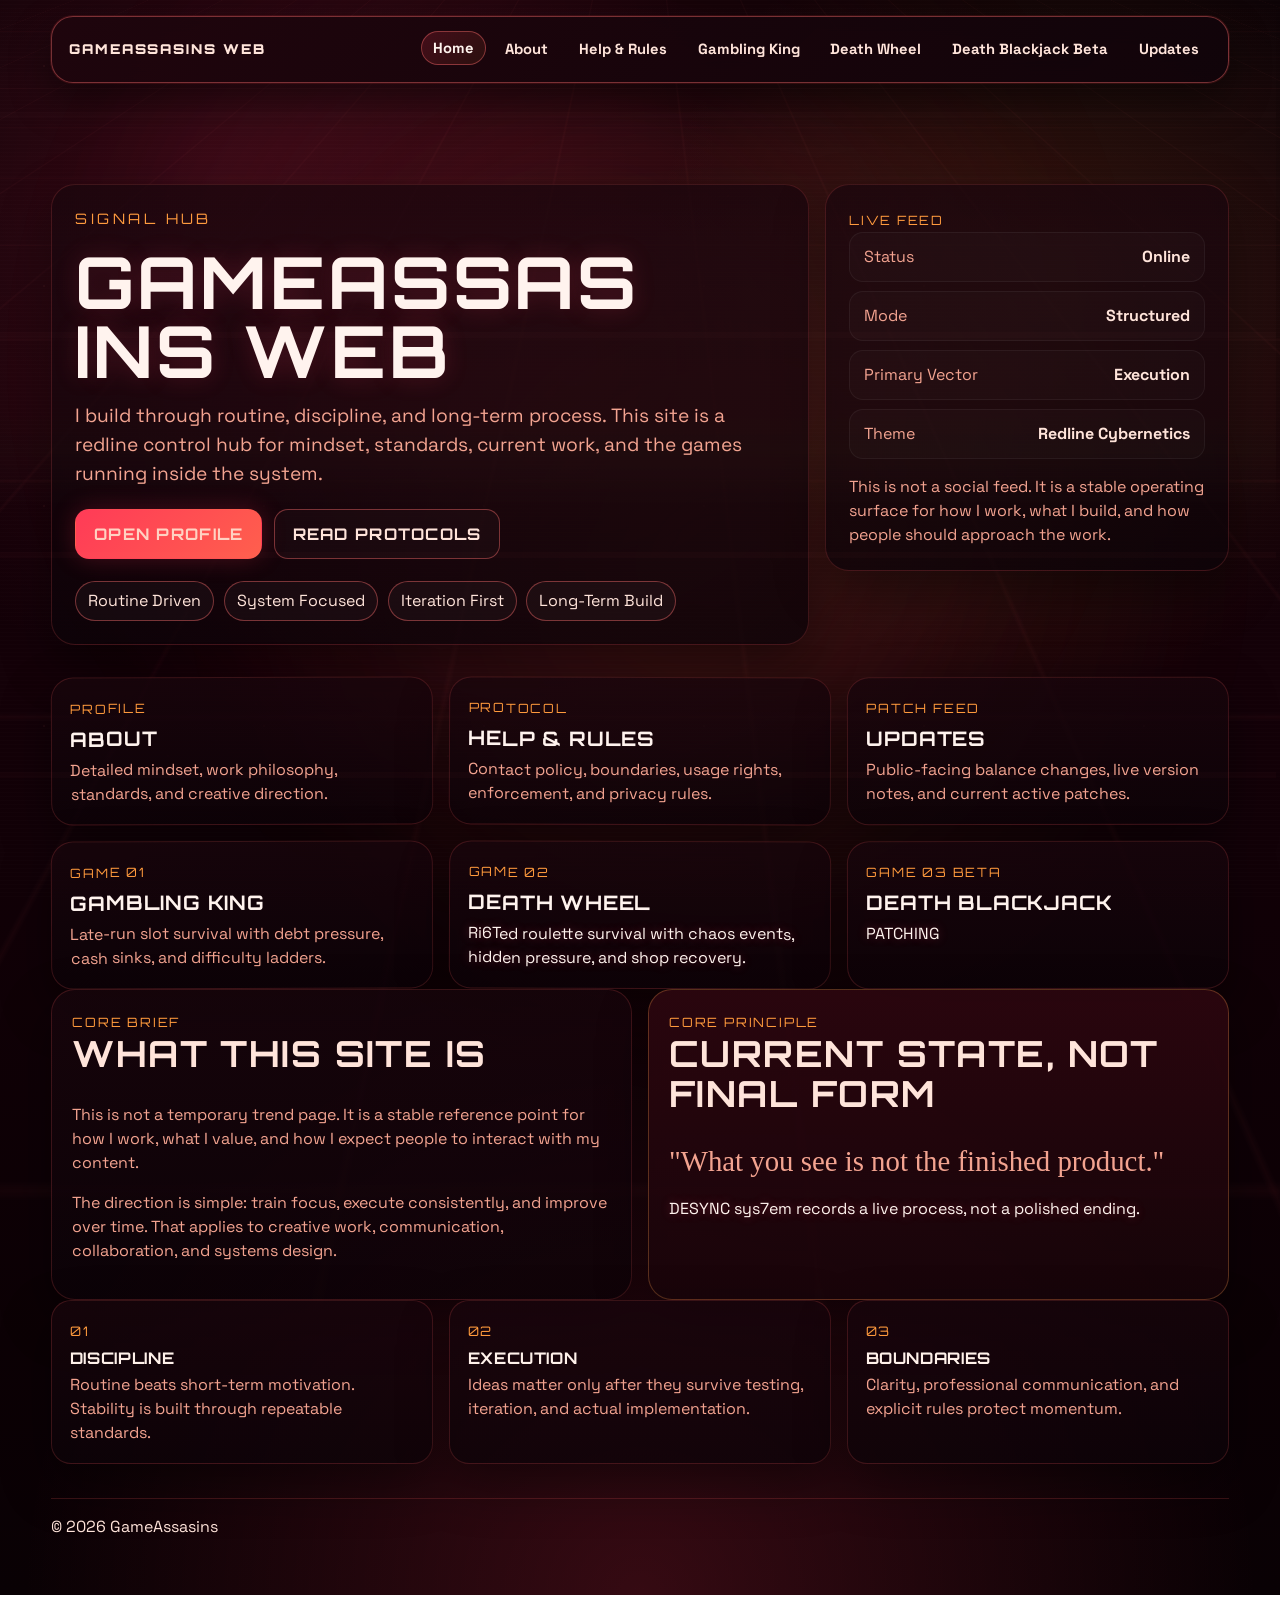
<file: index.html>
<!doctype html>
<html lang="en">
<head>
  <meta charset="UTF-8">
  <meta name="viewport" content="width=device-width, initial-scale=1.0">
  <title>GameAssasins Web | Home</title>
  <meta name="description" content="Official home page of Paul (GameAssasins Web).">
  <link rel="preconnect" href="https://fonts.googleapis.com">
  <link rel="preconnect" href="https://fonts.gstatic.com" crossorigin>
  <link href="https://fonts.googleapis.com/css2?family=Archivo:wght@500;700;900&family=Orbitron:wght@500;700;800&family=Space+Grotesk:wght@400;500;700&display=swap" rel="stylesheet">
  <link rel="stylesheet" href="./styles.css">
  <link rel="icon" href="./favicon.svg" type="image/svg+xml">
</head>
<body class="site-page home-page">
  <div class="page-grid" aria-hidden="true"></div>
  <div class="page-noise" aria-hidden="true"></div>
  <div class="page-glow page-glow-a" aria-hidden="true"></div>
  <div class="page-glow page-glow-b" aria-hidden="true"></div>

  <nav class="site-nav reveal" aria-label="Main navigation">
    <a class="brand" href="./index.html">GameAssasins Web</a>
    <div class="nav-links">
      <a class="nav-link active" href="./index.html">Home</a>
      <a class="nav-link" href="./about.html">About</a>
      <a class="nav-link" href="./rules.html">Help & Rules</a>
      <a class="nav-link" href="./games/gambling-king/index.html">Gambling King</a>
      <a class="nav-link" href="./games/death-wheel/index.html">Death Wheel</a>
      <a class="nav-link" href="./games/death-blackjack/index.html">Death Blackjack Beta</a>
      <a class="nav-link" href="./balance-changes.html">Updates</a>
    </div>
  </nav>

  <header class="hero section reveal cyber-hero home-hero">
    <div class="hero-split">
      <div class="hero-copy">
        <p class="eyebrow">Signal Hub</p>
        <h1 class="glitch-title" data-glitch="GameAssasins Web">GameAssasins Web</h1>
        <p class="lead">
          I build through routine, discipline, and long-term process. This site is a redline control hub for mindset, standards, current work, and the games running inside the system.
        </p>
        <div class="hero-cta">
          <a class="btn btn-primary" href="./about.html">Open Profile</a>
          <a class="btn btn-outline" href="./rules.html">Read Protocols</a>
        </div>
        <div class="signal-ribbon" aria-label="Core traits">
          <span>Routine Driven</span>
          <span>System Focused</span>
          <span>Iteration First</span>
          <span>Long-Term Build</span>
        </div>
      </div>
      <aside class="hero-panel">
        <span class="panel-kicker">Live Feed</span>
        <div class="status-stack">
          <div><span>Status</span><strong>Online</strong></div>
          <div><span>Mode</span><strong>Structured</strong></div>
          <div><span>Primary Vector</span><strong>Execution</strong></div>
          <div><span>Theme</span><strong>Redline Cybernetics</strong></div>
        </div>
        <p class="note">
          This is not a social feed. It is a stable operating surface for how I work, what I build, and how people should approach the work.
        </p>
      </aside>
    </div>
  </header>

  <main>
    <section class="section reveal">
      <div class="launch-grid">
        <a class="launch-card" href="./about.html">
          <span class="launch-label">Profile</span>
          <h2>About</h2>
          <p>Detailed mindset, work philosophy, standards, and creative direction.</p>
        </a>
        <a class="launch-card" href="./rules.html">
          <span class="launch-label">Protocol</span>
          <h2>Help & Rules</h2>
          <p>Contact policy, boundaries, usage rights, enforcement, and privacy rules.</p>
        </a>
        <a class="launch-card" href="./balance-changes.html">
          <span class="launch-label">Patch Feed</span>
          <h2>Updates</h2>
          <p>Public-facing balance changes, live version notes, and current active patches.</p>
        </a>
        <a class="launch-card" href="./games/gambling-king/index.html">
          <span class="launch-label">Game 01</span>
          <h2>Gambling King</h2>
          <p>Late-run slot survival with debt pressure, cash sinks, and difficulty ladders.</p>
        </a>
        <a class="launch-card" href="./games/death-wheel/index.html">
          <span class="launch-label">Game 02</span>
          <h2>Death Wheel</h2>
          <p>Rigged roulette survival with chaos events, hidden pressure, and shop recovery.</p>
        </a>
        <a class="launch-card" href="./games/death-blackjack/index.html">
          <span class="launch-label">Game 03 Beta</span>
          <h2>Death Blackjack</h2>
          <p>Experimental blackjack roguelite beta with bosses, titles, map progression, and cursed deck tech.</p>
        </a>
      </div>
    </section>

    <section class="section reveal dual-grid">
      <article class="neon-card">
        <span class="card-kicker">Core Brief</span>
        <h2>What This Site Is</h2>
        <p>
          This is not a temporary trend page. It is a stable reference point for how I work, what I value, and how I expect people to interact with my content.
        </p>
        <p>
          The direction is simple: train focus, execute consistently, and improve over time. That applies to creative work, communication, collaboration, and systems design.
        </p>
      </article>
      <article class="neon-card accent-card">
        <span class="card-kicker">Core Principle</span>
        <h2>Current State, Not Final Form</h2>
        <p class="quote">"What you see is not the finished product."</p>
        <p class="note">This system records a live process, not a polished ending.</p>
      </article>
    </section>

    <section class="section reveal">
      <div class="vector-grid">
        <article class="vector-card">
          <span class="vector-index">01</span>
          <h3>Discipline</h3>
          <p>Routine beats short-term motivation. Stability is built through repeatable standards.</p>
        </article>
        <article class="vector-card">
          <span class="vector-index">02</span>
          <h3>Execution</h3>
          <p>Ideas matter only after they survive testing, iteration, and actual implementation.</p>
        </article>
        <article class="vector-card">
          <span class="vector-index">03</span>
          <h3>Boundaries</h3>
          <p>Clarity, professional communication, and explicit rules protect momentum.</p>
        </article>
      </div>
    </section>
  </main>

  <footer class="section reveal">
    <p>&copy; <span id="year"></span> GameAssasins</p>
  </footer>

  <script src="./script.js"></script>
</body>
</html>
</file>
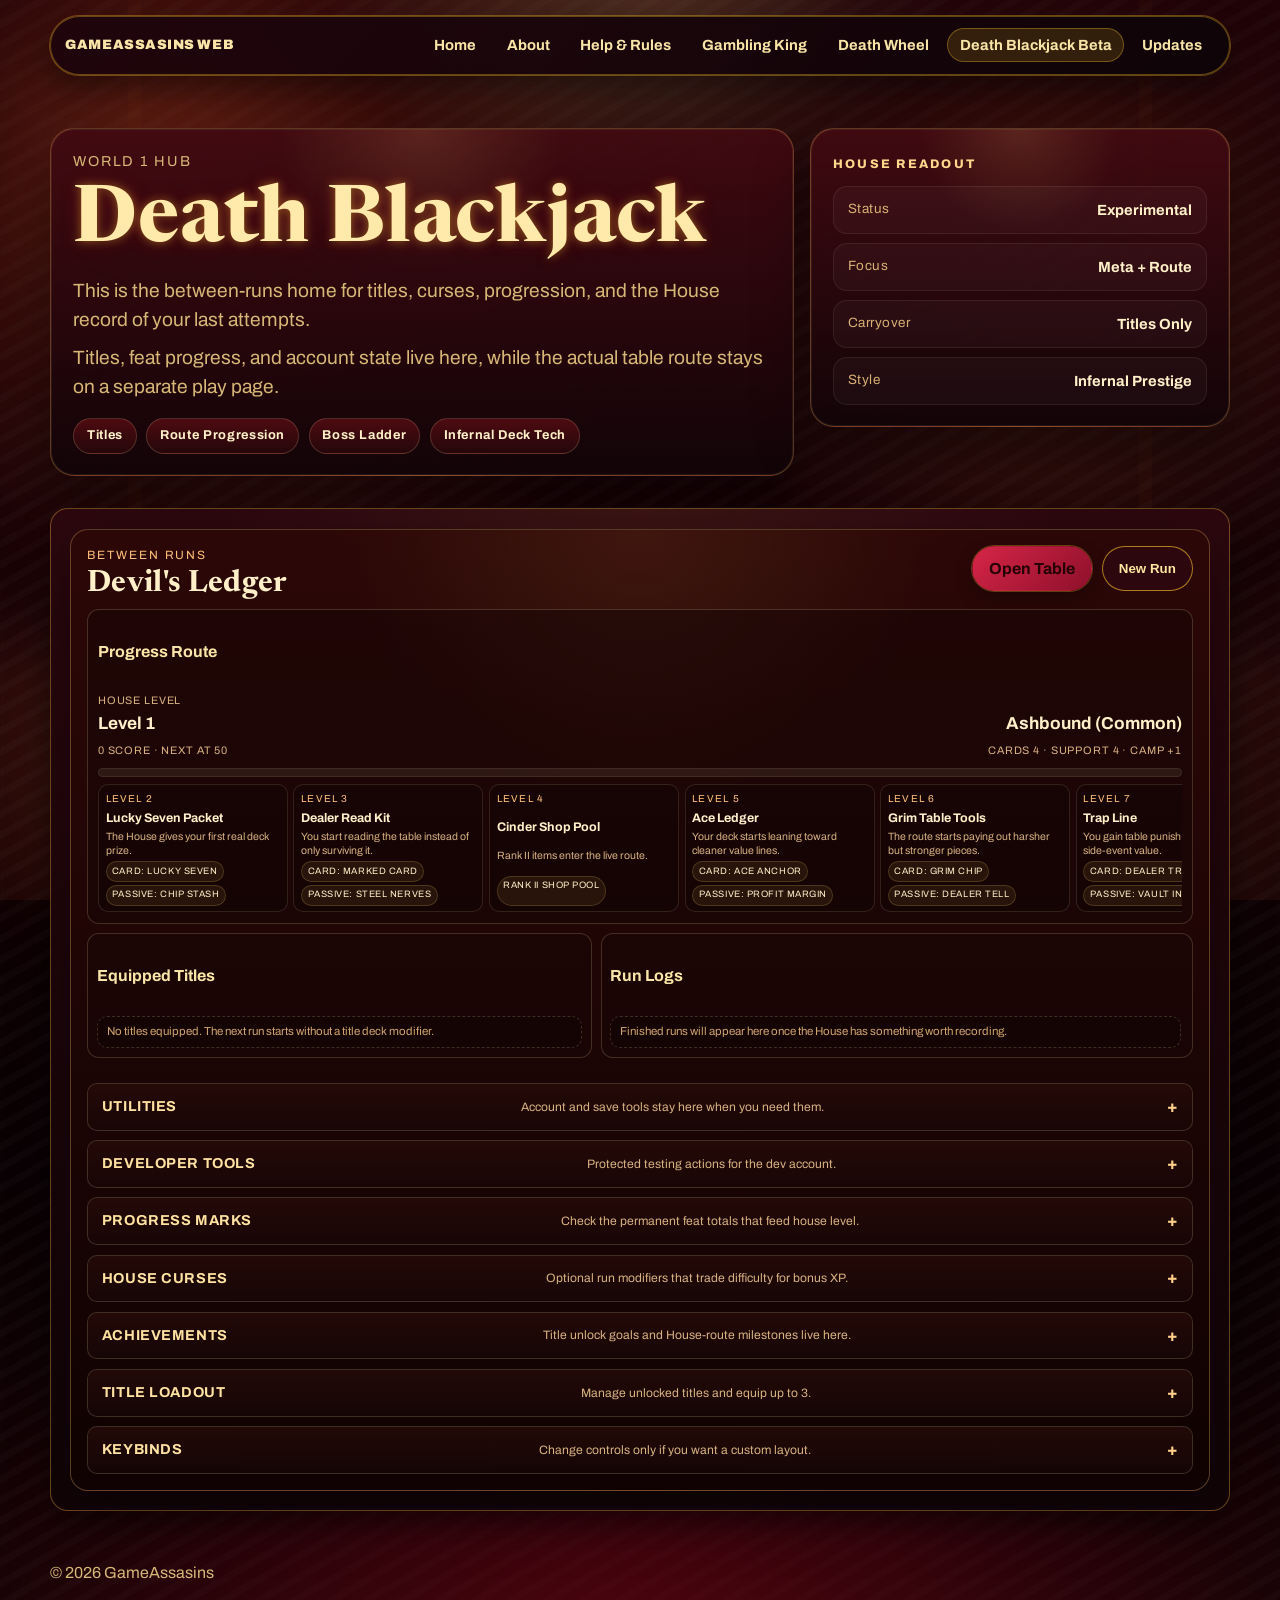
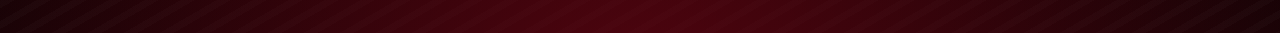
<file: games/death-blackjack/index.html>
<!doctype html>
<html lang="en">
<head>
  <meta charset="UTF-8">
  <meta name="viewport" content="width=device-width, initial-scale=1.0">
  <title>GameAssasins Web | Death Blackjack Beta</title>
  <meta name="description" content="Death Blackjack home screen, progression route, titles, curses, and between-run collection.">
  <link rel="preconnect" href="https://fonts.googleapis.com">
  <link rel="preconnect" href="https://fonts.gstatic.com" crossorigin>
  <link href="https://fonts.googleapis.com/css2?family=Archivo:wght@500;700;900&family=Newsreader:opsz,wght@6..72,500;6..72,700&display=swap" rel="stylesheet">
  <link rel="stylesheet" href="../../styles.css">
  <link rel="icon" href="../../favicon.svg" type="image/svg+xml">
</head>
<body class="casino-page death-blackjack-page death-blackjack-home-page">
  <div class="bg-shape bg-shape-a" aria-hidden="true"></div>
  <div class="bg-shape bg-shape-b" aria-hidden="true"></div>

  <nav class="site-nav reveal" aria-label="Main navigation">
    <a class="brand" href="../../index.html">GameAssasins Web</a>
    <div class="nav-links">
      <a class="nav-link" href="../../index.html">Home</a>
      <a class="nav-link" href="../../about.html">About</a>
      <a class="nav-link" href="../../rules.html">Help & Rules</a>
      <a class="nav-link" href="../gambling-king/index.html">Gambling King</a>
      <a class="nav-link" href="../death-wheel/index.html">Death Wheel</a>
      <a class="nav-link active" href="../death-blackjack/index.html">Death Blackjack Beta</a>
      <a class="nav-link" href="../../balance-changes.html">Updates</a>
    </div>
  </nav>

  <header class="hero section reveal casino-hero game-hero">
    <div class="game-hero-shell">
      <div class="game-hero-copy">
        <p class="eyebrow">World 1 Hub</p>
        <h1>Death Blackjack</h1>
        <p class="lead">
          This is the between-runs home for titles, curses, progression, and the House record of your last attempts.
        </p>
        <p class="lead" style="margin-top:0.6rem;">
          Titles, feat progress, and account state live here, while the actual table route stays on a separate play page.
        </p>
        <div class="game-signal-bar" aria-label="Death Blackjack home themes">
          <span>Titles</span>
          <span>Route Progression</span>
          <span>Boss Ladder</span>
          <span>Infernal Deck Tech</span>
        </div>
      </div>
      <aside class="game-hero-panel" aria-label="Death Blackjack home readout">
        <span class="game-panel-kicker">House Readout</span>
        <div class="game-panel-grid">
          <div><span>Status</span><strong>Experimental</strong></div>
          <div><span>Focus</span><strong>Meta + Route</strong></div>
          <div><span>Carryover</span><strong>Titles Only</strong></div>
          <div><span>Style</span><strong>Infernal Prestige</strong></div>
        </div>
      </aside>
    </div>
  </header>

  <main>
    <section class="section card reveal">
      <div class="home-screen home-screen-standalone" aria-label="Death Blackjack home">
        <div class="home-screen-backdrop"></div>
        <div class="home-screen-card">
          <div class="home-screen-head">
            <div>
              <p class="home-kicker">Between Runs</p>
              <h3>Devil's Ledger</h3>
              <p class="note hidden" id="bjHomeStatus">Only titles and progression feats are kept between runs.</p>
            </div>
            <div class="home-screen-actions">
              <a class="btn btn-primary game-btn" href="./play.html?resume=1" id="bjContinueRunLink">Continue</a>
              <button class="btn btn-outline game-btn" type="button" id="bjFreshRunLink">New Run</button>
            </div>
          </div>
          <section class="home-card home-level-card home-level-card-compact home-top-route">
            <div class="settings-card-head">
              <h4>Progress Route</h4>
            </div>
            <div class="home-level-track" id="bjHomeLevelTrack"></div>
          </section>
          <div class="home-screen-grid home-screen-grid-duo home-screen-grid-compact">
            <section class="home-card home-card-summary">
              <div class="settings-card-head">
                <h4>Equipped Titles</h4>
              </div>
              <div class="title-settings-grid" id="bjHomeEquippedTitles"></div>
            </section>
            <section class="home-card home-card-summary home-run-log-card">
              <div class="settings-card-head">
                <h4>Run Logs</h4>
              </div>
              <div class="home-run-log" id="bjHomeRunLog"></div>
            </section>
          </div>
          <div class="settings-grid home-settings-grid" style="margin-top:1rem;">
            <details class="settings-card settings-fold">
              <summary class="settings-fold-head">
                <span>Utilities</span>
                <small>Account and save tools stay here when you need them.</small>
              </summary>
              <div class="settings-fold-body">
                <p class="note hidden" id="bjAccountStatus">Manage your current account, leave it safely, or rejoin with an account code later.</p>
                <div class="save-code-actions utility-action-grid">
                  <button class="btn btn-outline game-btn" type="button" id="bjExportAccountBtn">Export Account</button>
                  <button class="btn btn-outline game-btn" type="button" id="bjJoinAccountBtn">Join Account</button>
                  <button class="btn btn-outline game-btn" type="button" id="bjLeaveAccountBtn">Leave Account</button>
                  <button class="btn btn-outline game-btn danger-btn" type="button" id="bjDeleteSaveBtn">Delete Save Data</button>
                </div>
                <div class="save-code-panel hidden" id="bjAccountCodePanel">
                  <textarea id="bjAccountCodeInput" spellcheck="false" placeholder="Death Blackjack account code"></textarea>
                  <div class="save-code-actions">
                    <button class="btn btn-outline game-btn" type="button" id="bjCopyAccountBtn">Copy Code</button>
                    <button class="btn btn-primary game-btn" type="button" id="bjApplyAccountBtn">Join Account</button>
                  </div>
                </div>
              </div>
            </details>
            <details class="settings-card settings-fold hidden" id="bjHomeDevToolsCard">
              <summary class="settings-fold-head">
                <span>Developer Tools</span>
                <small>Protected testing actions for the dev account.</small>
              </summary>
              <div class="settings-fold-body">
                <p class="note" id="bjHomeDevToolsStatus">Dev-only testing tools appear here on the protected developer account.</p>
                <div class="dev-tool-grid">
                  <button class="btn btn-outline game-btn" type="button" id="bjHomeDevUnlockTitlesBtn">Unlock All Titles</button>
                  <button class="btn btn-outline game-btn" type="button" id="bjHomeDevMaxProgressBtn">Max Progress Marks</button>
                  <button class="btn btn-outline game-btn" type="button" id="bjHomeDevClearRunBtn">Clear Run Save</button>
                </div>
              </div>
            </details>
            <details class="settings-card settings-fold">
              <summary class="settings-fold-head">
                <span>Progress Marks</span>
                <small>Check the permanent feat totals that feed house level.</small>
              </summary>
              <div class="settings-fold-body">
                <div class="home-progress-grid" id="bjHomeProgressStats"></div>
              </div>
            </details>
            <details class="settings-card settings-fold">
              <summary class="settings-fold-head">
                <span>House Curses</span>
                <small>Optional run modifiers that trade difficulty for bonus XP.</small>
              </summary>
              <div class="settings-fold-body">
                <p class="note" id="bjCurseStatus">Clear World 1 once to unlock House Curses.</p>
                <div class="title-settings-grid" id="bjCurseSettings"></div>
              </div>
            </details>
            <details class="settings-card settings-fold">
              <summary class="settings-fold-head">
                <span>Achievements</span>
                <small>Title unlock goals and House-route milestones live here.</small>
              </summary>
              <div class="settings-fold-body">
                <div class="home-title-collection" id="bjHomeAchievements"></div>
              </div>
            </details>
            <details class="settings-card settings-fold">
              <summary class="settings-fold-head">
                <span>Title Loadout</span>
                <small>Manage unlocked titles and equip up to 3.</small>
              </summary>
              <div class="settings-fold-body">
                <p class="note" id="bjTitleStatus">Titles stay between runs, unlock from feats, and slightly reshape the deck.</p>
                <div class="title-settings-grid" id="bjTitleSettings"></div>
              </div>
            </details>
            <details class="settings-card settings-fold">
              <summary class="settings-fold-head">
                <span>Keybinds</span>
                <small>Change controls only if you want a custom layout.</small>
              </summary>
              <div class="settings-fold-body">
                <p class="note" id="bjKeybindStatus">Click a bind, then press a key.</p>
                <div class="keybind-settings-grid" id="bjKeybindSettings"></div>
                <div class="save-code-actions" style="margin-top:0.55rem;">
                  <button class="btn btn-outline game-btn" type="button" id="bjResetKeybindsBtn">Reset Defaults</button>
                </div>
              </div>
            </details>
          </div>
        </div>
      </div>
    </section>
  </main>

  <footer class="section reveal">
    <p>&copy; <span id="year"></span> GameAssasins</p>
  </footer>

  <script src="../../script.js"></script>
</body>
</html>
</file>
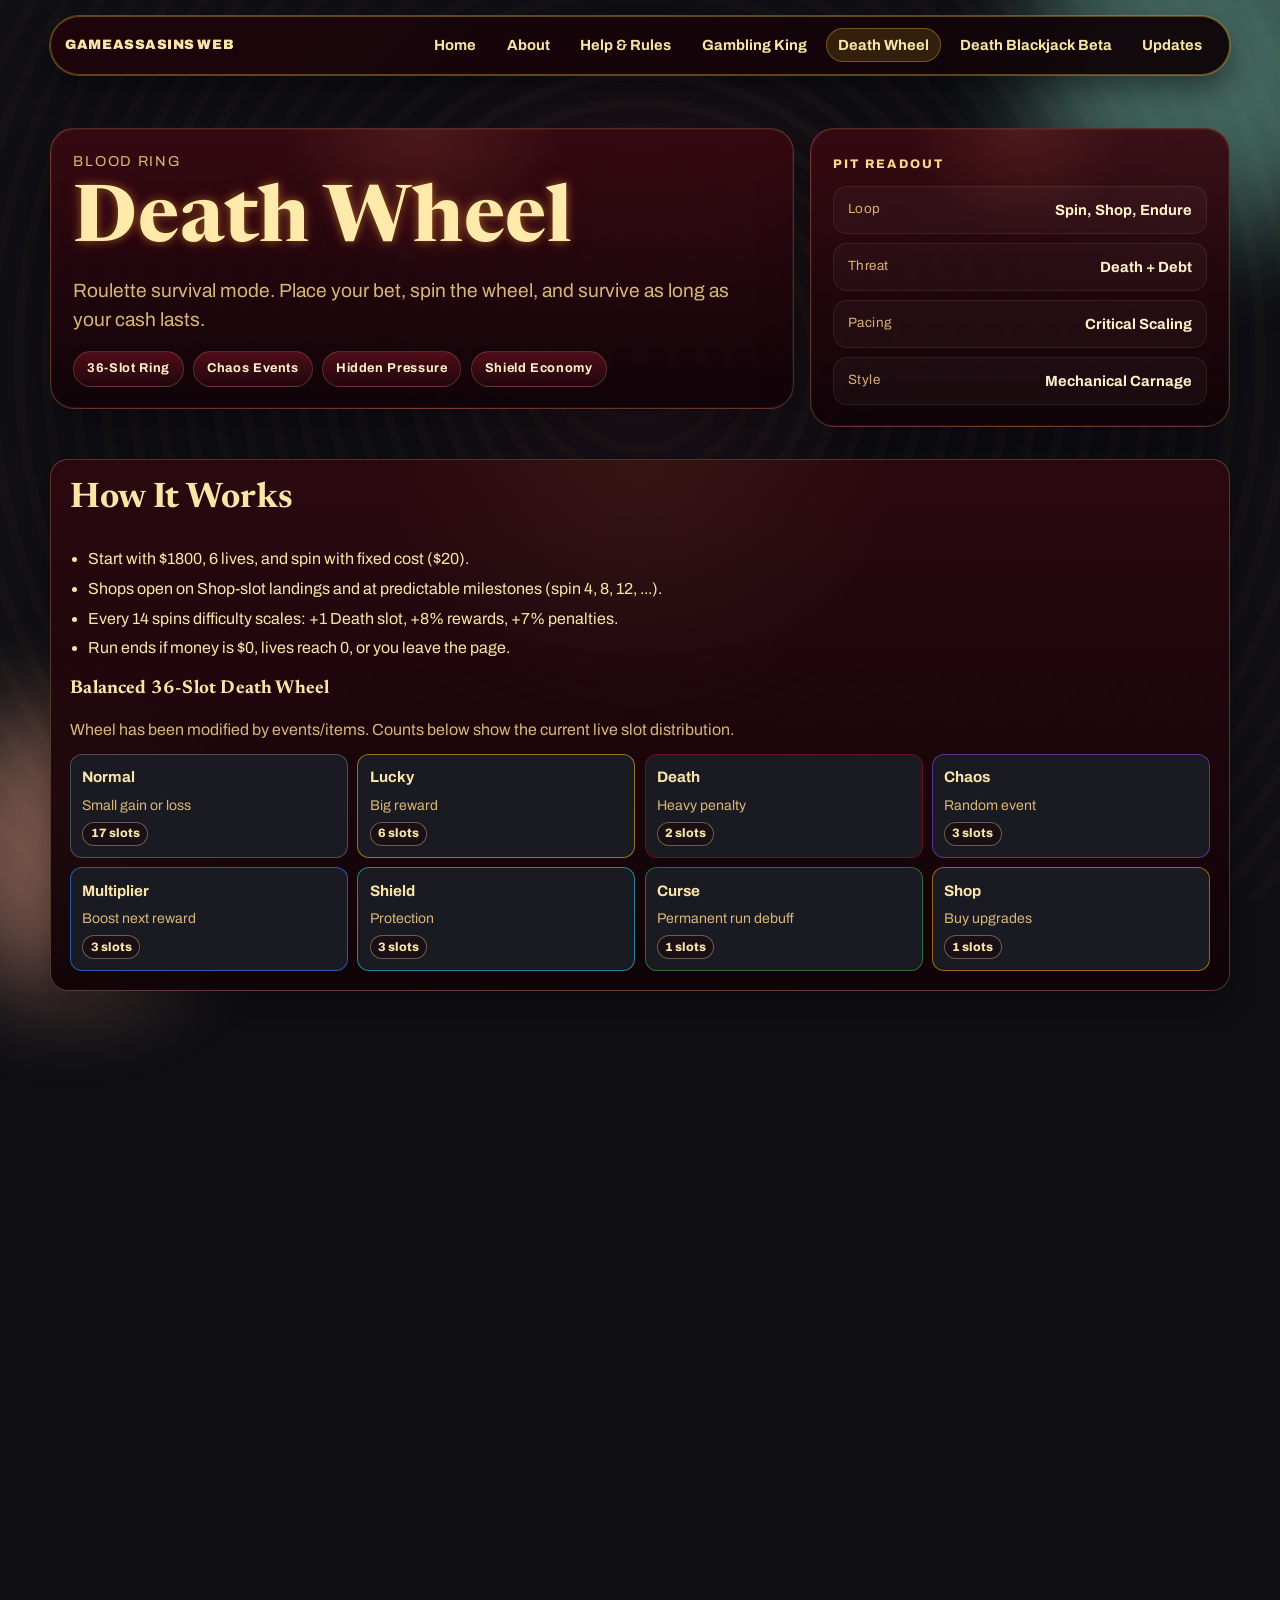
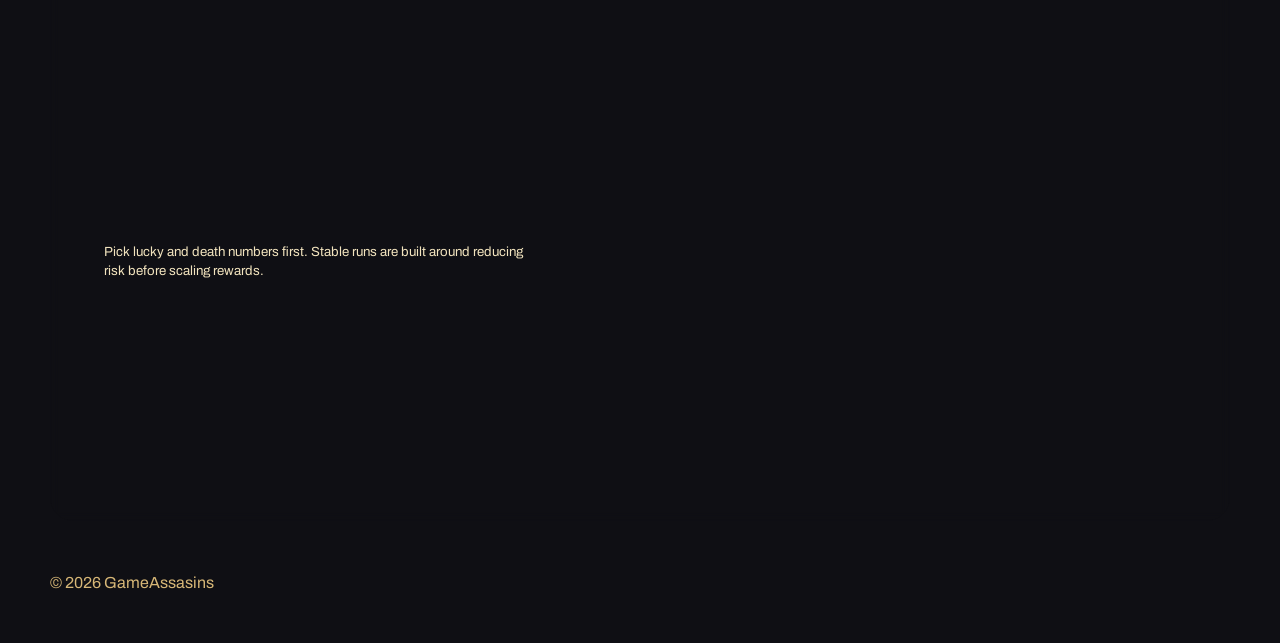
<file: games/death-wheel/index.html>
<!doctype html>
<html lang="en">
<head>
  <meta charset="UTF-8">
  <meta name="viewport" content="width=device-width, initial-scale=1.0">
  <title>GameAssasins Web | Death Wheel</title>
  <meta name="description" content="Death Wheel: roulette survival casino game.">
  <link rel="preconnect" href="https://fonts.googleapis.com">
  <link rel="preconnect" href="https://fonts.gstatic.com" crossorigin>
  <link href="https://fonts.googleapis.com/css2?family=Archivo:wght@500;700;900&family=Newsreader:opsz,wght@6..72,500;6..72,700&display=swap" rel="stylesheet">
  <link rel="stylesheet" href="../../styles.css">
  <link rel="icon" href="../../favicon.svg" type="image/svg+xml">
</head>
<body class="casino-page death-wheel-page">
  <div class="bg-shape bg-shape-a" aria-hidden="true"></div>
  <div class="bg-shape bg-shape-b" aria-hidden="true"></div>

  <nav class="site-nav reveal" aria-label="Main navigation">
    <a class="brand" href="../../index.html">GameAssasins Web</a>
    <div class="nav-links">
      <a class="nav-link" href="../../index.html">Home</a>
      <a class="nav-link" href="../../about.html">About</a>
      <a class="nav-link" href="../../rules.html">Help & Rules</a>
      <a class="nav-link" href="../gambling-king/index.html">Gambling King</a>
      <a class="nav-link active" href="../death-wheel/index.html">Death Wheel</a>
      <a class="nav-link" href="../death-blackjack/index.html">Death Blackjack Beta</a>
      <a class="nav-link" href="../../balance-changes.html">Updates</a>
    </div>
  </nav>

  <header class="hero section reveal casino-hero game-hero">
    <div class="game-hero-shell">
      <div class="game-hero-copy">
        <p class="eyebrow">Blood Ring</p>
        <h1>Death Wheel</h1>
        <p class="lead">
          Roulette survival mode. Place your bet, spin the wheel, and survive as long as your cash lasts.
        </p>
        <div class="game-signal-bar" aria-label="Death Wheel themes">
          <span>36-Slot Ring</span>
          <span>Chaos Events</span>
          <span>Hidden Pressure</span>
          <span>Shield Economy</span>
        </div>
      </div>
      <aside class="game-hero-panel" aria-label="Death Wheel pit readout">
        <span class="game-panel-kicker">Pit Readout</span>
        <div class="game-panel-grid">
          <div><span>Loop</span><strong>Spin, Shop, Endure</strong></div>
          <div><span>Threat</span><strong>Death + Debt</strong></div>
          <div><span>Pacing</span><strong>Critical Scaling</strong></div>
          <div><span>Style</span><strong>Mechanical Carnage</strong></div>
        </div>
      </aside>
    </div>
  </header>

  <main>
    <section class="section card reveal game-brief-card">
      <h2>How It Works</h2>
      <ul class="simple-list">
        <li>Start with $1800, 6 lives, and spin with fixed cost ($20).</li>
        <li>Shops open on Shop-slot landings and at predictable milestones (spin 4, 8, 12, ...).</li>
        <li>Every 14 spins difficulty scales: +1 Death slot, +8% rewards, +7% penalties.</li>
        <li>Run ends if money is $0, lives reach 0, or you leave the page.</li>
      </ul>
      <h3>Balanced 36-Slot Death Wheel</h3>
      <p class="note" id="dwBalanceNote">Wheel is balanced like a roulette-style ring with fixed slot counts by type.</p>
      <div class="dw-balance-grid">
        <article class="dw-balance-card type-normal"><h4>Normal</h4><p>Small gain or loss</p><span class="dw-slot-badge" id="dwCountNormal">17 slots</span></article>
        <article class="dw-balance-card type-lucky"><h4>Lucky</h4><p>Big reward</p><span class="dw-slot-badge" id="dwCountLucky">6 slots</span></article>
        <article class="dw-balance-card type-death"><h4>Death</h4><p>Heavy penalty</p><span class="dw-slot-badge" id="dwCountDeath">3 slots</span></article>
        <article class="dw-balance-card type-chaos"><h4>Chaos</h4><p>Random event</p><span class="dw-slot-badge" id="dwCountChaos">3 slots</span></article>
        <article class="dw-balance-card type-multiplier"><h4>Multiplier</h4><p>Boost next reward</p><span class="dw-slot-badge" id="dwCountMultiplier">3 slots</span></article>
        <article class="dw-balance-card type-shield"><h4>Shield</h4><p>Protection</p><span class="dw-slot-badge" id="dwCountShield">3 slots</span></article>
        <article class="dw-balance-card type-curse"><h4>Curse</h4><p>Permanent run debuff</p><span class="dw-slot-badge" id="dwCountCurse">1 slot</span></article>
        <article class="dw-balance-card type-shop"><h4>Shop</h4><p>Buy upgrades</p><span class="dw-slot-badge" id="dwCountShop">1 slot</span></article>
      </div>
    </section>

    <section class="section card reveal game-stage-card death-wheel-stage">
      <h2 class="centered-title">Wheel</h2>
      <div class="dw-runbar">
        <div class="stat-box"><div class="stat-label">Cash</div><div class="stat-value" id="dwMoney">$0</div></div>
        <div class="stat-box"><div class="stat-label">Spins</div><div class="stat-value" id="dwSpinCount">0</div></div>
        <div class="stat-box"><div class="stat-label">Risk</div><div class="stat-value" id="dwRisk">Low</div></div>
        <div class="stat-box"><div class="stat-label">Lives</div><div class="stat-value" id="dwLives">3</div></div>
      </div>

      <div class="death-main">
        <div class="wheel-wrap">
          <div class="wheel-pointer"></div>
          <div class="roulette-wheel" id="dwWheel">
            <div class="wheel-numbers" id="dwNumbers"></div>
          </div>
          <div class="wheel-center" id="dwCenter">-</div>
        </div>
        <div class="controls center-controls">
          <button class="btn btn-primary game-btn dw-spin-btn" id="dwSpinBtn" data-keybind="S">Spin</button>
          <button class="btn btn-outline game-btn" id="dwTripleSpinBtn" data-keybind="A">Triple Spin (2.5x)</button>
          <button class="btn btn-outline game-btn" id="dwOpenShopBtn">Open Shop</button>
          <button class="btn btn-outline game-btn" id="dwRestartBtn" data-keybind="T">Restart Run</button>
        </div>
        <div class="dw-toggle-bank">
          <label class="skip-toggle" for="dwSkipCheck"><input type="checkbox" id="dwSkipCheck"> 2x speed</label>
          <label class="skip-toggle" for="dwSkipShopPopupCheck"><input type="checkbox" id="dwSkipShopPopupCheck"> Skip shop popup</label>
          <label class="skip-toggle" for="dwShowKeybindsCheck"><input type="checkbox" id="dwShowKeybindsCheck"> Show keybinds</label>
          <label class="skip-toggle" for="dwShowShopInfoCheck"><input type="checkbox" id="dwShowShopInfoCheck"> Show info</label>
        </div>
        <aside class="table-advice game-tip-panel game-tip-panel-center" id="dwAdvicePanel" aria-live="polite" aria-label="Death Wheel advice">
          <span class="table-advice-kicker">Wheel Tip</span>
          <p class="table-advice-text" id="dwAdviceText">Shields and life recovery make long runs believable. Raw cash alone usually gets eaten by scaling.</p>
        </aside>
      </div>

      <div class="death-layout-bottom">
        <aside class="payout-card death-wheel-card">
          <h3>Effects</h3>
          <ul class="simple-list" id="dwEffectsList"></ul>
        </aside>
        <aside class="payout-card death-wheel-card">
          <h3>Event Log</h3>
          <ul class="simple-list" id="dwEventList"></ul>
          <p class="event-log" id="dwLog">Welcome to Death Wheel. Pick your side and spin.</p>
        </aside>
      </div>
    </section>

    <div class="devil-event hidden" id="dwLoseModal" aria-live="polite">
      <div class="devil-card execution-loss">
        <div class="execution-grid"></div>
        <div class="execution-noise"></div>
        <div class="execution-scanlines"></div>
        <div class="execution-errors" id="dwLoseErrors"></div>
        <div class="execution-suits" aria-hidden="true">
          <span style="top:8%; right:10%;">♣</span>
          <span style="top:28%; right:18%;">♦</span>
          <span style="top:43%; right:12%;">♠</span>
          <span style="top:61%; right:20%;">♥</span>
          <span style="bottom:10%; left:8%;">♦</span>
          <span style="bottom:18%; right:9%;">♣</span>
        </div>
        <div class="execution-flash" id="dwLoseFlash"></div>
        <div class="execution-loss-body">
          <p class="execution-line" id="dwLoseAccount">ACCOUNT: 6479A7</p>
          <p class="execution-line">STATUS: TERMINATED</p>
          <div class="execution-divider"></div>
          <p class="execution-line" id="dwLoseDebt">BANKROLL: DRAINED</p>
          <p class="execution-line" id="dwLoseHand">WHEEL: COLLAPSED</p>
          <p class="execution-line" id="dwLoseLuck">LUCK: EXHAUSTED</p>
          <div class="execution-gap-sm"></div>
          <p class="execution-line" id="dwLoseSentence">SENTENCE: EXECUTION</p>
          <div class="execution-divider"></div>
          <p class="execution-line" id="dwLoseText">DEATH WHEEL CLAIMED YOU.</p>
          <p class="execution-line" id="dwLoseMoney">ASSETS: $0</p>
          <p class="execution-line" id="dwLoseLives">LIVES: 0</p>
          <p class="execution-line" id="dwLoseScore">SCORE: 0</p>
          <div class="execution-gap-md"></div>
          <p class="execution-line execution-glitch" id="dwLoseGlitchA" data-text="ACCOUNT RECORD: PURGED">ACCOUNT RECORD: PURGED</p>
          <p class="execution-line execution-glitch" id="dwLoseGlitchB" data-text="ARCHIVE ERROR: 0xDEAD">ARCHIVE ERROR: 0xDEAD</p>
          <p class="execution-line execution-glitch" id="dwLoseGlitchC" data-text="DATA INTEGRITY: FAILED">DATA INTEGRITY: FAILED</p>
        </div>
        <div class="execution-actions">
          <button class="btn btn-primary game-btn" id="dwLoseRestart" data-keybind="Enter">Start New Run</button>
          <span class="execution-note">The wheel wiped the run. Start over and choose a new lucky/death spread.</span>
        </div>
      </div>
    </div>

    <div class="devil-event hidden" id="dwSetupModal" aria-live="polite">
      <div class="devil-card">
        <div class="devil-head">Run Setup</div>
        <p>Pick your Lucky Number and Death Number. They stay locked for this run.</p>
        <div class="setup-row">
          <div>
            <label class="stat-label" for="dwLuckySelect">Lucky Number</label>
            <select id="dwLuckySelect"></select>
          </div>
          <div>
            <label class="stat-label" for="dwDeathSelect">Death Number</label>
            <select id="dwDeathSelect"></select>
          </div>
        </div>
        <p class="lock-note" id="dwSetupNote"></p>
        <div class="controls">
          <button class="btn btn-primary game-btn" id="dwStartRunBtn" data-keybind="Enter">Start Run</button>
        </div>
      </div>
    </div>

    <div class="devil-event hidden" id="dwShopModal" aria-live="polite">
      <div class="devil-card inventory-card">
        <div class="devil-head">Shop</div>
        <p>Buy as many items as you want, then Skip when done (3-6 unique offers).</p>
        <div class="upgrade-grid" id="dwShopOffers"></div>
        <p class="lock-note" id="dwShopNote"></p>
        <div class="controls">
          <button class="btn btn-outline game-btn" id="dwShopSkipBtn">Skip</button>
        </div>
      </div>
    </div>
  </main>

  <footer class="section reveal">
    <p>&copy; <span id="year"></span> GameAssasins</p>
  </footer>

  <script src="../../script.js"></script>
  <script src="./game.js"></script>
</body>
</html>
</file>
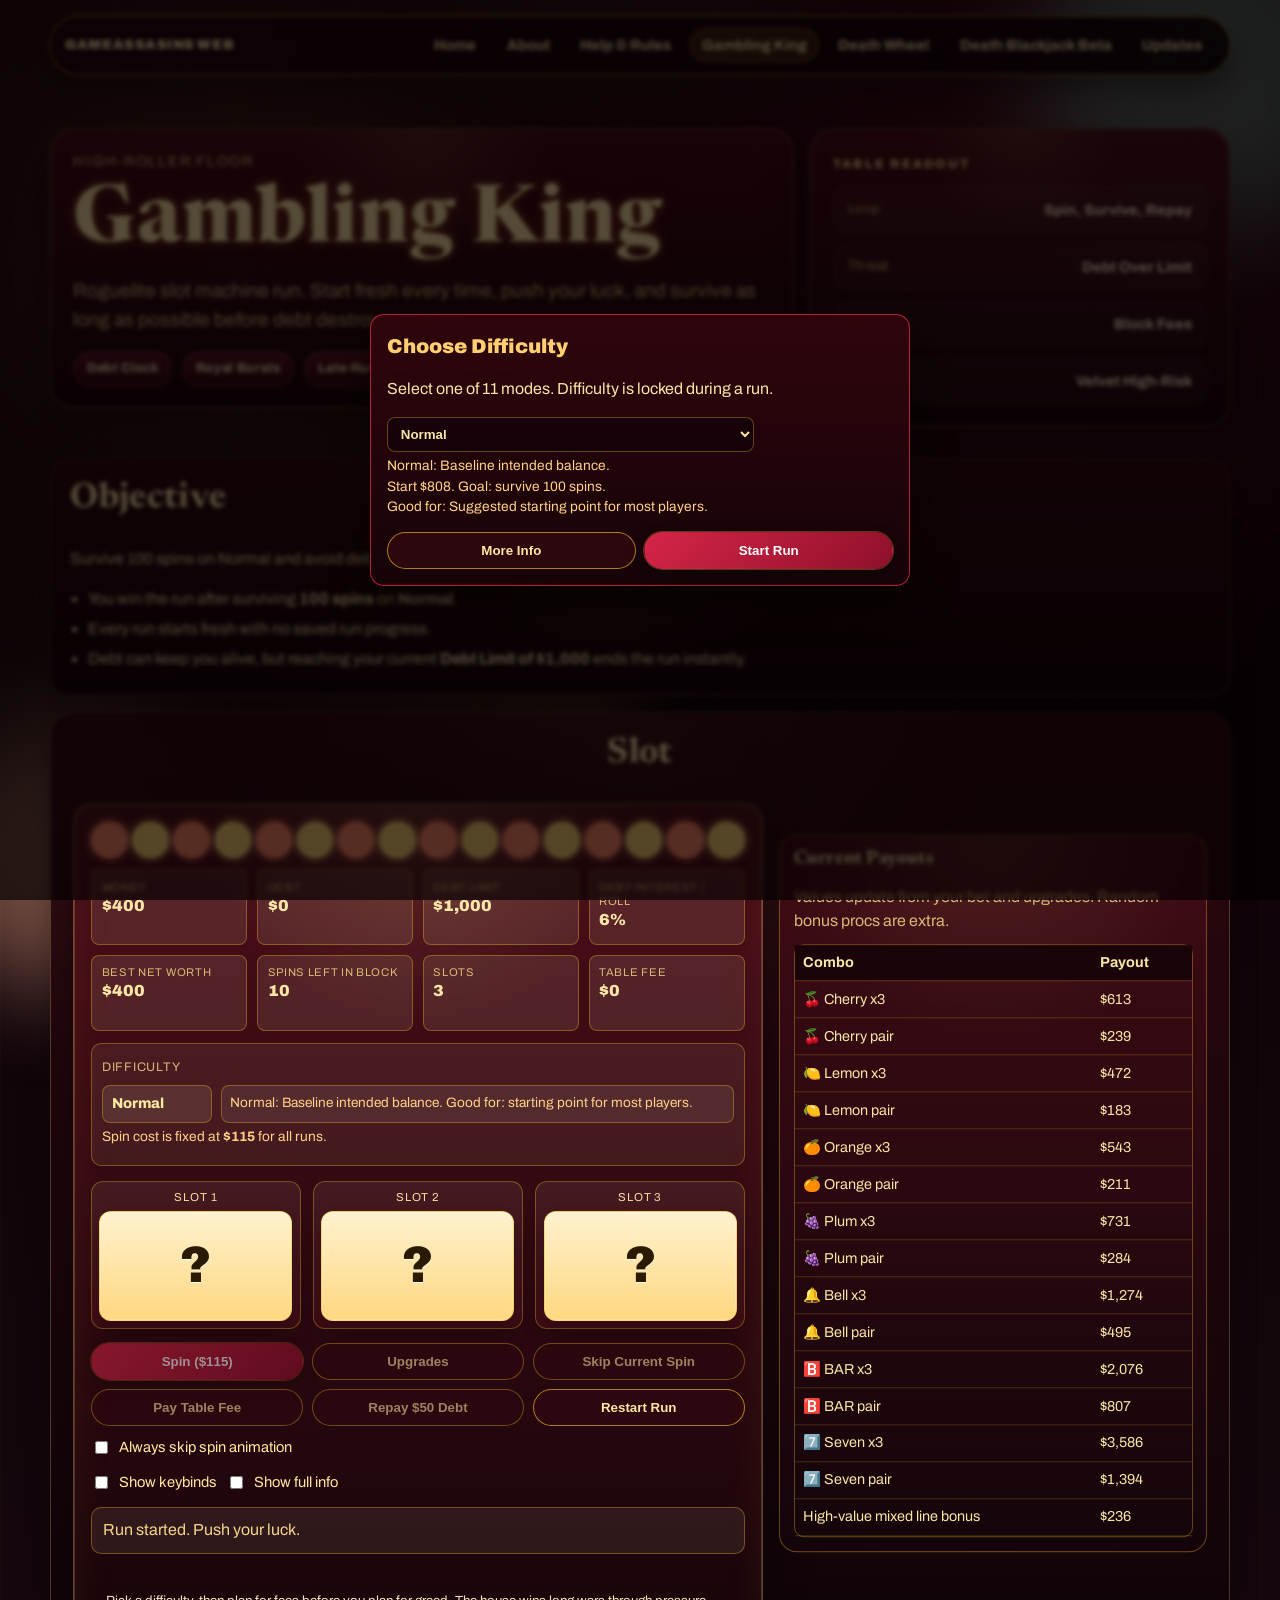
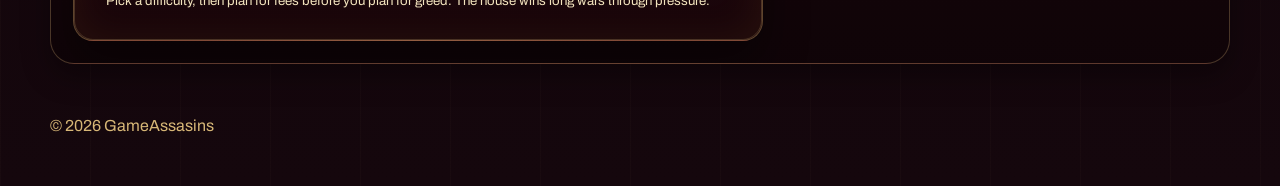
<file: games/gambling-king/index.html>
<!doctype html>
<html lang="en">
<head>
  <meta charset="UTF-8">
  <meta name="viewport" content="width=device-width, initial-scale=1.0">
  <title>GameAssasins Web | Gambling King</title>
  <meta name="description" content="Gambling King: a roguelite slot machine game.">
  <link rel="preconnect" href="https://fonts.googleapis.com">
  <link rel="preconnect" href="https://fonts.gstatic.com" crossorigin>
  <link href="https://fonts.googleapis.com/css2?family=Archivo:wght@500;700;900&family=Newsreader:opsz,wght@6..72,500;6..72,700&display=swap" rel="stylesheet">
  <link rel="stylesheet" href="../../styles.css">
  <link rel="icon" href="../../favicon.svg" type="image/svg+xml">
</head>
<body class="casino-page gambling-king-page">
  <div class="bg-shape bg-shape-a" aria-hidden="true"></div>
  <div class="bg-shape bg-shape-b" aria-hidden="true"></div>

  <nav class="site-nav reveal" aria-label="Main navigation">
    <a class="brand" href="../../index.html">GameAssasins Web</a>
    <div class="nav-links">
      <a class="nav-link" href="../../index.html">Home</a>
      <a class="nav-link" href="../../about.html">About</a>
      <a class="nav-link" href="../../rules.html">Help & Rules</a>
      <a class="nav-link active" href="../gambling-king/index.html">Gambling King</a>
      <a class="nav-link" href="../death-wheel/index.html">Death Wheel</a>
      <a class="nav-link" href="../death-blackjack/index.html">Death Blackjack Beta</a>
      <a class="nav-link" href="../../balance-changes.html">Updates</a>
    </div>
  </nav>

  <header class="hero section reveal casino-hero game-hero">
    <div class="game-hero-shell">
      <div class="game-hero-copy">
        <p class="eyebrow">High-Roller Floor</p>
        <h1>Gambling King</h1>
        <p class="lead">
          Roguelite slot machine run. Start fresh every time, push your luck, and survive as long as possible before debt destroys your run.
        </p>
        <div class="game-signal-bar" aria-label="Gambling King themes">
          <span>Debt Clock</span>
          <span>Royal Bursts</span>
          <span>Late-Run Sinks</span>
          <span>Fee Pressure</span>
        </div>
      </div>
      <aside class="game-hero-panel" aria-label="Gambling King table readout">
        <span class="game-panel-kicker">Table Readout</span>
        <div class="game-panel-grid">
          <div><span>Loop</span><strong>Spin, Survive, Repay</strong></div>
          <div><span>Threat</span><strong>Debt Over Limit</strong></div>
          <div><span>Pacing</span><strong>Block Fees</strong></div>
          <div><span>Style</span><strong>Velvet High-Risk</strong></div>
        </div>
      </aside>
    </div>
  </header>

  <main>
    <section class="section card reveal game-brief-card">
      <h2>Objective</h2>
      <p id="objectiveSummary">Survive until the win target and avoid debt collapse.</p>
      <ul class="simple-list">
        <li id="objectiveWinLine">You win the run after surviving the required spins for your selected difficulty.</li>
        <li>Every run starts fresh with no saved run progress.</li>
        <li id="objectiveDebtLine">Debt can keep you alive, but reaching the debt limit ends the run instantly.</li>
      </ul>
    </section>

    <section class="section card reveal game-stage-card gambling-stage-card">
      <h2 class="centered-title">Slot</h2>
      <div class="machine-layout">
      <div class="slot-machine slot-machine--king">
        <div class="marquee-lights" aria-hidden="true">
          <span></span><span></span><span></span><span></span><span></span><span></span><span></span><span></span>
          <span></span><span></span><span></span><span></span><span></span><span></span><span></span><span></span>
        </div>
        <div class="stats-grid">
          <div class="stat-box">
            <div class="stat-label">Money</div>
            <div class="stat-value" id="moneyValue">$0</div>
          </div>
          <div class="stat-box">
            <div class="stat-label">Debt</div>
            <div class="stat-value" id="debtValue">$0</div>
          </div>
          <div class="stat-box">
            <div class="stat-label">Debt Limit</div>
            <div class="stat-value" id="debtLimitValue">$0</div>
          </div>
          <div class="stat-box">
            <div class="stat-label">Debt Interest / Roll</div>
            <div class="stat-value" id="interestValue">10%</div>
          </div>
          <div class="stat-box">
            <div class="stat-label">Best Net Worth</div>
            <div class="stat-value" id="bestValue">$0</div>
          </div>
          <div class="stat-box">
            <div class="stat-label">Spins Left In Block</div>
            <div class="stat-value" id="spinsLeftValue">10</div>
          </div>
          <div class="stat-box">
            <div class="stat-label">Slots</div>
            <div class="stat-value" id="reelSlotsValue">3</div>
          </div>
          <div class="stat-box">
            <div class="stat-label">Table Fee</div>
            <div class="stat-value" id="tableFeeValue">$0</div>
          </div>
        </div>

        <div class="bet-panel">
          <label class="stat-label">Difficulty</label>
          <div class="bet-row difficulty-row">
            <div class="difficulty-pill" id="difficultyBadge">Normal</div>
            <div class="difficulty-note" id="difficultyInfo">Fixed $115 spin cost · variable debt pressure.</div>
          </div>
          <p class="lock-note">Spin cost is fixed at <strong>$115</strong> for all runs.</p>
        </div>

        <div class="reels" aria-live="polite">
          <div class="reel-slot">
            <div class="reel-label">Slot 1</div>
            <div class="reel" id="reel1">?</div>
          </div>
          <div class="reel-slot">
            <div class="reel-label">Slot 2</div>
            <div class="reel" id="reel2">?</div>
          </div>
          <div class="reel-slot">
            <div class="reel-label">Slot 3</div>
            <div class="reel" id="reel3">?</div>
          </div>
        </div>

        <div class="controls">
          <button class="btn btn-primary game-btn" id="spinBtn" data-keybind="S">Spin ($115)</button>
          <button class="btn btn-outline game-btn" id="openInventoryBtn" data-keybind="I">Upgrades</button>
          <button class="btn btn-outline game-btn" id="skipAnimBtn" data-keybind="K">Skip Current Spin</button>
          <button class="btn btn-outline game-btn" id="payFeeBtn" data-keybind="F">Pay Table Fee</button>
          <button class="btn btn-outline game-btn" id="repayBtn" data-keybind="P">Repay $50 Debt</button>
          <button class="btn btn-outline game-btn" id="restartBtn" data-keybind="T">Restart Run</button>
        </div>
        <label class="skip-toggle" for="autoSkipCheck">
          <input type="checkbox" id="autoSkipCheck">
          Always skip spin animation
        </label>
        <div class="quick-toggle-row">
          <label class="skip-toggle" for="showKeybindsCheck">
            <input type="checkbox" id="showKeybindsCheck">
            Show keybinds
          </label>
          <label class="skip-toggle" for="showFullInfoCheck">
            <input type="checkbox" id="showFullInfoCheck">
            Show full info
          </label>
        </div>

        <p class="event-log" id="eventLog">Run started. Push your luck.</p>
        <aside class="table-advice game-tip-panel" id="gkAdvicePanel" aria-live="polite" aria-label="Gambling King advice">
          <span class="table-advice-kicker">Machine Tip</span>
          <p class="table-advice-text" id="gkAdviceText">Paying fees on time matters more than one greedy spin. Long runs die from debt snowball, not one miss.</p>
        </aside>
      </div>
      <aside class="payout-card payout-card--king">
        <h3>Current Payouts</h3>
        <p class="note">Values update from your bet and upgrades. Random bonus procs are extra.</p>
        <div class="payout-scroll">
          <table class="payout-table">
            <thead>
              <tr>
                <th>Combo</th>
                <th>Payout</th>
              </tr>
            </thead>
            <tbody id="payoutBody"></tbody>
          </table>
        </div>
      </aside>
      </div>
    </section>

    <div class="devil-event hidden" id="inventoryModal" aria-live="polite">
      <div class="devil-card inventory-card">
        <div class="devil-head">Upgrades</div>
        <p>Upgrade and shop systems in one place.</p>
        <div class="controls">
          <button class="btn btn-outline game-btn" id="closeInventoryBtn" data-keybind="I">Close</button>
        </div>
        <h3>Upgrades</h3>
        <div class="upgrade-grid">
        <article class="upgrade-card">
          <h3>Lucky Charm</h3>
          <p class="upgrade-desc" data-short="Boost high-value symbol odds." data-full="Increase luck to make high-value symbols appear more often.">Boost high-value symbol odds.</p>
          <p class="upgrade-meta">Level: <span id="luckLevel">0</span> | Cost: <span id="luckCost">$60</span></p>
          <p class="upgrade-meta">Bonus: +<span id="luckBonusValue">0</span>% high-symbol odds</p>
          <button class="btn btn-outline game-btn" id="buyLuckBtn" data-keybind="1">Buy Luck</button>
        </article>
        <article class="upgrade-card">
          <h3>High Roller</h3>
          <p class="upgrade-desc" data-short="Increase payout power." data-full="Boost payout multiplier for bigger wins on every successful spin.">Increase payout power.</p>
          <p class="upgrade-meta">Level: <span id="multLevel">0</span> | Cost: <span id="multCost">$90</span></p>
          <p class="upgrade-meta">Bonus: x<span id="multBonusValue">1.00</span> payout power</p>
          <button class="btn btn-outline game-btn" id="buyMultBtn" data-keybind="2">Buy Multiplier</button>
        </article>
        <article class="upgrade-card">
          <h3>Chaos Engine</h3>
          <p class="upgrade-desc" data-short="Adds random bonus procs." data-full="Unlock stronger gambling effects: double wins, jackpot surge, and free spin chance.">Adds random bonus procs.</p>
          <p class="upgrade-meta">Level: <span id="effectLevel">0</span> | Cost: <span id="effectCost">$140</span></p>
          <p class="upgrade-meta">Bonus: Double <span id="effectDoubleChance">0.0%</span>, Surge <span id="effectSurgeChance">0.0%</span>, Refund <span id="effectRefundChance">0.0%</span></p>
          <button class="btn btn-outline game-btn" id="buyEffectBtn" data-keybind="3">Buy Effect</button>
        </article>
        <article class="upgrade-card danger-upgrade">
          <h3>Devil's Contract</h3>
          <p class="upgrade-desc" data-short="More upgrade power, more risk." data-full="Buffs all upgrade power. Negative: higher debt interest and stronger house pressure.">More upgrade power, more risk.</p>
          <p class="upgrade-meta">Level: <span id="contractLevel">0</span> | Cost: <span id="contractCost">$180</span></p>
          <p class="upgrade-meta">Effect: +<span id="contractPowerBonus">0</span>% upgrade power, +<span id="contractInterestPenalty">0</span>% debt interest</p>
          <button class="btn btn-outline game-btn" id="buyContractBtn" data-keybind="4">Sign Contract</button>
        </article>
        <article class="upgrade-card locked-upgrade" id="shieldCard">
          <h3>Debt Shield</h3>
          <p class="upgrade-desc" data-short="More debt limit, less interest." data-full="Raises debt limit and reduces interest. Unlock when debt reaches $400 or after 18 spins.">More debt limit, less interest.</p>
          <p class="upgrade-meta">Level: <span id="shieldLevel">0</span> | Cost: <span id="shieldCost">$220</span></p>
          <p class="upgrade-meta">Bonus: +<span id="shieldLimitBonus">0</span> debt limit, -<span id="shieldInterestReduction">0</span>% interest</p>
          <p class="lock-note" id="shieldReq">Locked</p>
          <button class="btn btn-outline game-btn" id="buyShieldBtn" data-keybind="5">Buy Debt Shield</button>
        </article>
        <article class="upgrade-card locked-upgrade" id="royalCard">
          <h3>Royal Permit</h3>
          <p class="upgrade-desc" data-short="Unlocks premium payout bonuses." data-full="Unlocks high-end payouts and bonus jackpot chance. Unlock at net worth $2500 or Luck 3 + Mult 3.">Unlocks premium payout bonuses.</p>
          <p class="upgrade-meta">Level: <span id="royalLevel">0</span> | Cost: <span id="royalCost">$300</span></p>
          <p class="upgrade-meta">Bonus: +<span id="royalPayoutBonus">0</span>% payout, +<span id="royalJackpotChance">0.0</span>% royal burst chance</p>
          <p class="lock-note" id="royalReq">Locked</p>
          <button class="btn btn-outline game-btn" id="buyRoyalBtn" data-keybind="6">Buy Royal Permit</button>
        </article>
        <article class="upgrade-card">
          <h3>Fee Broker</h3>
          <p class="upgrade-desc" data-short="Cuts table fees." data-full="Reduces table fee payments so long runs stay playable deeper into the run. Limited copies for balance.">Cuts table fees.</p>
          <p class="upgrade-meta">Level: <span id="feeBrokerLevel">0</span> | Cost: <span id="feeBrokerCost">$150</span></p>
          <p class="upgrade-meta">Bonus: -<span id="feeBrokerReduction">0</span>% table fee</p>
          <button class="btn btn-outline game-btn" id="buyFeeBrokerBtn" data-keybind="9">Buy Fee Broker</button>
        </article>
        </div>
        <h3>Shop</h3>
        <div class="upgrade-grid">
        <article class="upgrade-card">
          <h3>Second Chance</h3>
          <p class="upgrade-desc" data-short="Reroll failed spins with tokens." data-full="Gain reroll tokens every 10 spins. Spend token to force reroll if next spin whiffs.">Reroll failed spins with tokens.</p>
          <p class="upgrade-meta">Level: <span id="secondChanceLevel">0</span> | Cost: <span id="secondChanceCost">$110</span></p>
          <p class="upgrade-meta">Tokens: <span id="secondChanceTokens">0</span></p>
          <div class="controls">
            <button class="btn btn-outline game-btn" id="buySecondChanceBtn" data-keybind="7">Buy Second Chance</button>
            <button class="btn btn-outline game-btn" id="useSecondChanceBtn" data-keybind="C">Use Token</button>
          </div>
        </article>
        <article class="upgrade-card">
          <h3>Greed Engine</h3>
          <p class="upgrade-desc" data-short="More payout, more pressure." data-full="Higher payouts, but higher interest and faster table fee scaling.">More payout, more pressure.</p>
          <p class="upgrade-meta">Level: <span id="greedLevel">0</span> | Cost: <span id="greedCost">$140</span></p>
          <p class="upgrade-meta">Effect: +<span id="greedPayoutBonus">0</span>% payout, +<span id="greedRiskPenalty">0</span>% risk pressure</p>
          <button class="btn btn-outline game-btn" id="buyGreedBtn" data-keybind="8">Buy Greed Engine</button>
        </article>
        <article class="upgrade-card">
          <h3>Wild Generator</h3>
          <p class="upgrade-desc" data-short="Chance to add a wild symbol." data-full="Small chance each spin to generate a wild symbol.">Chance to add a wild symbol.</p>
          <p class="upgrade-meta">Level: <span id="wildLevel">0</span> | Cost: <span id="wildCost">$160</span></p>
          <p class="upgrade-meta">Chance: <span id="wildChanceValue">0.0</span>%</p>
          <button class="btn btn-outline game-btn" id="buyWildBtn" data-keybind="0">Buy Wild Generator</button>
        </article>
        <article class="upgrade-card">
          <h3>Debt Restructuring</h3>
          <p class="upgrade-desc" data-short="Cuts debt and interest briefly." data-full="Cut debt instantly and temporarily reduce interest for a few spins.">Cuts debt and interest briefly.</p>
          <p class="upgrade-meta">Level: <span id="restructureLevel">0</span> | Cost: <span id="restructureCost">$180</span></p>
          <p class="upgrade-meta">Active Spins Left: <span id="restructureActive">0</span></p>
          <button class="btn btn-outline game-btn" id="buyRestructureBtn" data-keybind="-">Use Debt Restructuring</button>
        </article>
        <article class="upgrade-card danger-upgrade">
          <h3>Blood Debt</h3>
          <p class="upgrade-desc" data-short="Big luck boost, constant drain." data-full="Massive luck boost, but drains money every spin.">Big luck boost, constant drain.</p>
          <p class="upgrade-meta">Level: <span id="bloodLevel">0</span> | Cost: <span id="bloodCost">$170</span></p>
          <p class="upgrade-meta">Effect: +<span id="bloodLuckBonus">0</span>% luck, -<span id="bloodDrainValue">0</span>% bet/spin</p>
          <button class="btn btn-outline game-btn" id="buyBloodBtn" data-keybind="=">Buy Blood Debt</button>
        </article>
        <article class="upgrade-card">
          <h3>Reel Expansion</h3>
          <p class="upgrade-desc" data-short="Adds reels for bigger combos." data-full="Buy more slot reels. Bigger matches (4x, 5x, 6x+) now pay much higher.">Adds reels for bigger combos.</p>
          <p class="upgrade-meta">Level: <span id="reelExpandLevel">0</span> | Cost: <span id="reelExpandCost">$320</span></p>
          <button class="btn btn-outline game-btn" id="buyReelBtn" data-keybind="]">Buy Extra Slot</button>
        </article>
        <article class="upgrade-card">
          <h3>Safety Net</h3>
          <p class="upgrade-desc" data-short="Refund on dead spins." data-full="If a spin ends with no payout, refund part of the spin cost. Limited copies so it softens misses without making failure meaningless.">Refund on dead spins.</p>
          <p class="upgrade-meta">Level: <span id="safetyNetLevel">0</span> | Cost: <span id="safetyNetCost">$130</span></p>
          <p class="upgrade-meta">Refund: <span id="safetyNetRefund">0</span>% of spin cost on no-win</p>
          <button class="btn btn-outline game-btn" id="buySafetyNetBtn" data-keybind="[">Buy Safety Net</button>
        </article>
        </div>
        <h3>Late-Run Cash Sinks</h3>
        <p class="lock-note" id="lateRunSinkUnlockNote">Locked: survive deeper runs or max more capped upgrades.</p>
        <div class="upgrade-grid">
        <article class="upgrade-card">
          <h3>House Bribe</h3>
          <p class="upgrade-desc" data-short="Temporary house-pressure reduction." data-full="Pay off the house for the next 10 spins. Temporarily lowers debt interest and table fee pressure. Repeatable and duration stacks.">Temporary house-pressure reduction.</p>
          <p class="upgrade-meta">Cost: <span id="houseBribeCost">$700</span></p>
          <p class="upgrade-meta">Status: <span id="houseBribeStatus">Inactive</span></p>
          <button class="btn btn-outline game-btn" id="buyHouseBribeBtn" data-keybind="H">Buy House Bribe</button>
        </article>
        <article class="upgrade-card">
          <h3>Overclock Spin</h3>
          <p class="upgrade-desc" data-short="Expensive one-spin power spike." data-full="Charge the next spin with extra payout power, higher wild odds, and stronger proc chances. Charges stack until used.">Expensive one-spin power spike.</p>
          <p class="upgrade-meta">Cost: <span id="overclockCost">$320</span></p>
          <p class="upgrade-meta">Charges: <span id="overclockStatus">0</span></p>
          <button class="btn btn-outline game-btn" id="buyOverclockBtn" data-keybind="O">Buy Overclock Spin</button>
        </article>
        <article class="upgrade-card">
          <h3>Emergency Buyout</h3>
          <p class="upgrade-desc" data-short="Expensive debt-and-fee bailout." data-full="Spend a large amount to cut current debt and erase a currently due table fee if one is waiting. Repeatable panic tool for unstable late runs.">Expensive debt-and-fee bailout.</p>
          <p class="upgrade-meta">Cost: <span id="emergencyBuyoutCost">$900</span></p>
          <p class="upgrade-meta">Status: <span id="emergencyBuyoutStatus">No bailout used</span></p>
          <button class="btn btn-outline game-btn" id="buyEmergencyBuyoutBtn" data-keybind="B">Use Emergency Buyout</button>
        </article>
        <article class="upgrade-card">
          <h3>VIP Table Pass</h3>
          <p class="upgrade-desc" data-short="Bank fee discounts for later." data-full="Buy premium fee tokens. Each token cuts one future table fee payment in half. Charges stack and are consumed only when paying a fee.">Bank fee discounts for later.</p>
          <p class="upgrade-meta">Cost: <span id="vipPassCost">$650</span></p>
          <p class="upgrade-meta">Passes: <span id="vipPassStatus">0</span></p>
          <button class="btn btn-outline game-btn" id="buyVipPassBtn" data-keybind="V">Buy VIP Table Pass</button>
        </article>
        </div>
        <p class="note">
          This game is intentionally unsaved. Refreshing or leaving the page resets everything.
        </p>
      </div>
    </div>

    <div class="devil-event hidden" id="devilEvent" aria-live="polite">
      <div class="devil-card">
        <div class="devil-head">😈 Devil Deal</div>
        <p>The devil offers a coin flip: <strong>double your money</strong> or <strong>lose it all</strong>.</p>
        <div class="coin" id="coinFlip">🪙</div>
        <p class="lock-note" id="coinResult"></p>
        <div class="controls">
          <button class="btn btn-primary game-btn" id="acceptDealBtn" data-keybind="A">Take Deal</button>
          <button class="btn btn-outline game-btn" id="declineDealBtn" data-keybind="D">Decline</button>
        </div>
      </div>
    </div>

    <div class="devil-event hidden" id="difficultyModal" aria-live="polite">
      <div class="devil-card">
        <div class="devil-head">Choose Difficulty</div>
        <p>Select one of 11 modes. Difficulty is locked during a run.</p>
        <div class="bet-row">
          <select id="difficultySelectModal">
            <option value="noob">Noob</option>
            <option value="easy">Easy</option>
            <option value="casual">Casual</option>
            <option value="normal" selected>Normal</option>
            <option value="hard">Hard</option>
            <option value="expert">Expert</option>
            <option value="master">Master</option>
            <option value="nightmare">Nightmare</option>
            <option value="insane">Insane</option>
            <option value="hell">Hell</option>
            <option value="gods_will">Gods Will</option>
          </select>
        </div>
        <p class="lock-note" id="difficultyModalInfo"></p>
        <div class="controls">
          <button class="btn btn-outline game-btn" id="difficultyMoreBtn">More Info</button>
          <button class="btn btn-primary game-btn" id="startRunBtn" data-keybind="Enter">Start Run</button>
        </div>
      </div>
    </div>

    <div class="devil-event hidden" id="loseModal" aria-live="polite">
      <div class="devil-card execution-loss">
        <div class="execution-grid"></div>
        <div class="execution-noise"></div>
        <div class="execution-scanlines"></div>
        <div class="execution-errors" id="gkLoseErrors"></div>
        <div class="execution-suits" aria-hidden="true">
          <span style="top:8%; right:10%;">♣</span>
          <span style="top:28%; right:18%;">♦</span>
          <span style="top:43%; right:12%;">♠</span>
          <span style="top:61%; right:20%;">♥</span>
          <span style="bottom:10%; left:8%;">♦</span>
          <span style="bottom:18%; right:9%;">♣</span>
        </div>
        <div class="execution-flash" id="gkLoseFlash"></div>
        <div class="execution-loss-body">
          <p class="execution-line" id="gkLoseAccount">ACCOUNT: 6479A7</p>
          <p class="execution-line">STATUS: TERMINATED</p>
          <div class="execution-divider"></div>
          <p class="execution-line" id="gkLoseDebt">DEBT: UNPAID</p>
          <p class="execution-line" id="gkLoseHand">RUN: BANKRUPT</p>
          <p class="execution-line" id="gkLoseLuck">LUCK: EXHAUSTED</p>
          <div class="execution-gap-sm"></div>
          <p class="execution-line" id="gkLoseSentence">SENTENCE: EXECUTION</p>
          <div class="execution-divider"></div>
          <p class="execution-line" id="loseReason">SOUL COLLATERAL: CLAIMED</p>
          <p class="execution-line" id="gkLoseMoney">ASSETS: $0</p>
          <p class="execution-line" id="gkLoseSpins">SPINS: 0</p>
          <p class="execution-line" id="gkLoseDifficulty">MODE: NORMAL</p>
          <div class="execution-gap-md"></div>
          <p class="execution-line execution-glitch" id="gkLoseGlitchA" data-text="ACCOUNT RECORD: PURGED">ACCOUNT RECORD: PURGED</p>
          <p class="execution-line execution-glitch" id="gkLoseGlitchB" data-text="ARCHIVE ERROR: 0xDEAD">ARCHIVE ERROR: 0xDEAD</p>
          <p class="execution-line execution-glitch" id="gkLoseGlitchC" data-text="DATA INTEGRITY: FAILED">DATA INTEGRITY: FAILED</p>
        </div>
        <div class="execution-actions">
          <button class="btn btn-primary game-btn" id="loseRestartBtn" data-keybind="R">Retry Same Difficulty</button>
          <button class="btn btn-outline game-btn" id="loseDifficultyBtn" data-keybind="N">Choose New Difficulty</button>
          <span class="execution-note">Your progress is gone. Pick your next move.</span>
        </div>
      </div>
    </div>

    <div class="devil-event hidden" id="winModal" aria-live="polite">
      <div class="devil-card win-card">
        <div class="devil-head" id="winModalHead">100 Spins Cleared</div>
        <p id="winModalBody">You survived the required spins. This run is considered a win.</p>
        <p class="lock-note">Keep pushing this run or start a new one with another difficulty.</p>
        <div class="controls">
          <button class="btn btn-primary game-btn" id="continueAfterWinBtn" data-keybind="C">Continue Beyond 100</button>
          <button class="btn btn-outline game-btn" id="winDifficultyBtn" data-keybind="N">Choose New Difficulty</button>
        </div>
      </div>
    </div>
  </main>

  <footer class="section reveal">
    <p>&copy; <span id="year"></span> GameAssasins</p>
  </footer>

  <script src="../../script.js"></script>
  <script src="./game.js"></script>
</body>
</html>
</file>
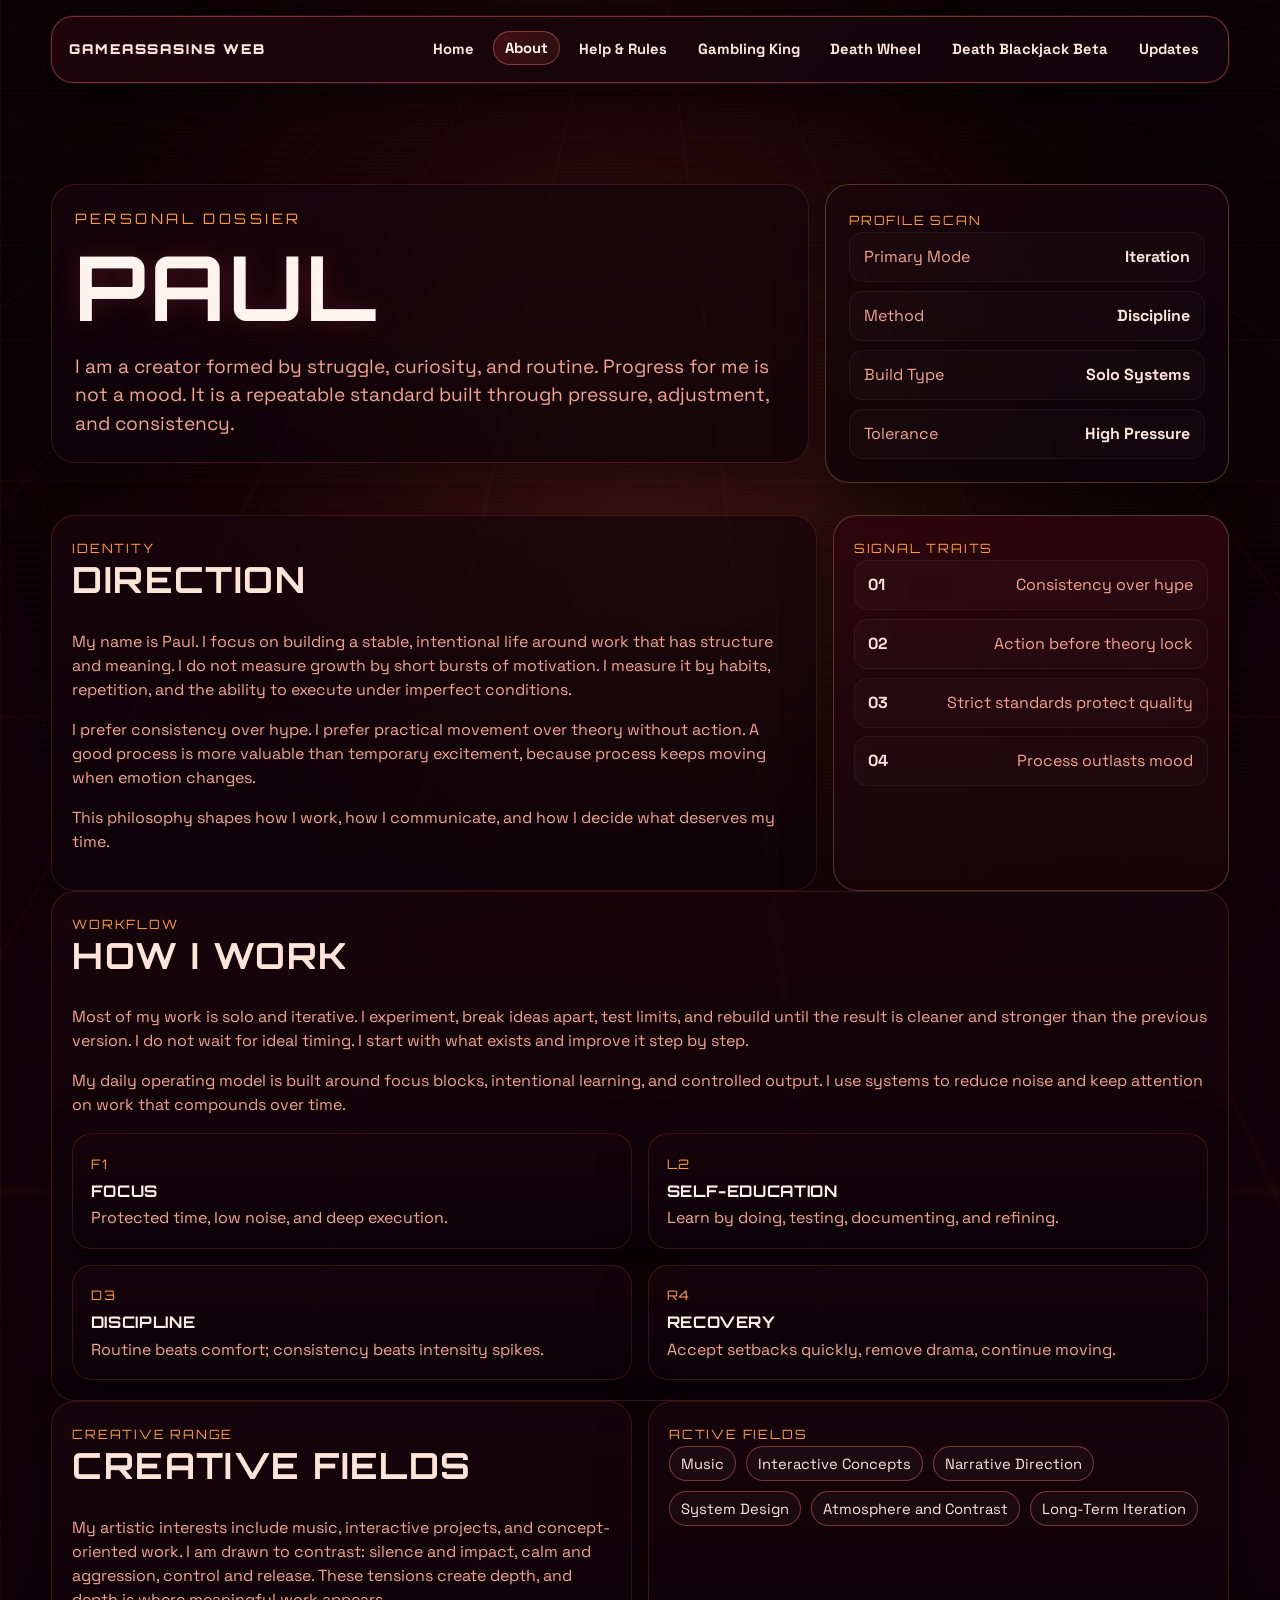
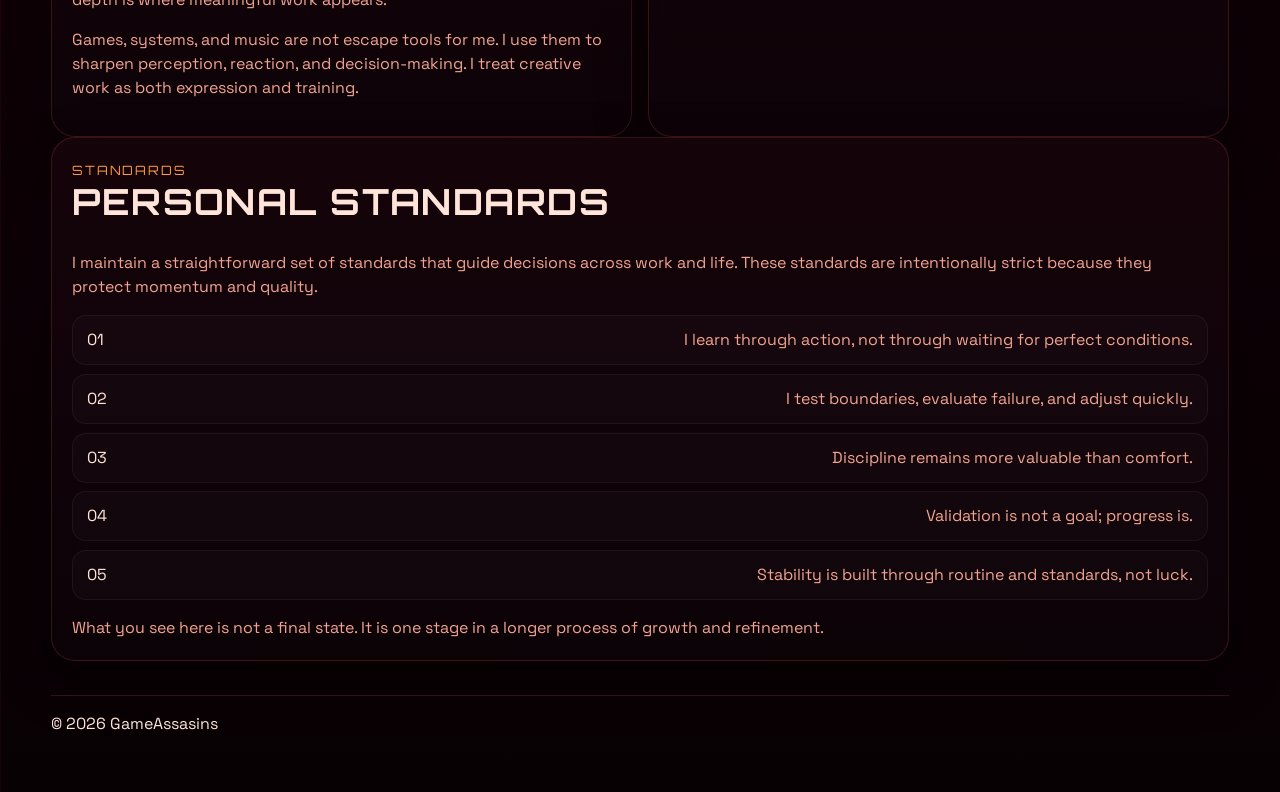
<file: about.html>
<!doctype html>
<html lang="en">
<head>
  <meta charset="UTF-8">
  <meta name="viewport" content="width=device-width, initial-scale=1.0">
  <title>GameAssasins Web | About</title>
  <meta name="description" content="Detailed about page for Paul (GameAssasins Web).">
  <link rel="preconnect" href="https://fonts.googleapis.com">
  <link rel="preconnect" href="https://fonts.gstatic.com" crossorigin>
  <link href="https://fonts.googleapis.com/css2?family=Archivo:wght@500;700;900&family=Orbitron:wght@500;700;800&family=Space+Grotesk:wght@400;500;700&display=swap" rel="stylesheet">
  <link rel="stylesheet" href="./styles.css">
  <link rel="icon" href="./favicon.svg" type="image/svg+xml">
</head>
<body class="site-page about-page">
  <div class="page-grid" aria-hidden="true"></div>
  <div class="page-noise" aria-hidden="true"></div>
  <div class="page-glow page-glow-a" aria-hidden="true"></div>
  <div class="page-glow page-glow-b" aria-hidden="true"></div>

  <nav class="site-nav reveal" aria-label="Main navigation">
    <a class="brand" href="./index.html">GameAssasins Web</a>
    <div class="nav-links">
      <a class="nav-link" href="./index.html">Home</a>
      <a class="nav-link active" href="./about.html">About</a>
      <a class="nav-link" href="./rules.html">Help & Rules</a>
      <a class="nav-link" href="./games/gambling-king/index.html">Gambling King</a>
      <a class="nav-link" href="./games/death-wheel/index.html">Death Wheel</a>
      <a class="nav-link" href="./games/death-blackjack/index.html">Death Blackjack Beta</a>
      <a class="nav-link" href="./balance-changes.html">Updates</a>
    </div>
  </nav>

  <header class="hero section reveal cyber-hero about-hero">
    <div class="hero-split">
      <div class="hero-copy">
        <p class="eyebrow">Personal Dossier</p>
        <h1 class="glitch-title" data-glitch="Paul">Paul</h1>
        <p class="lead">
          I am a creator formed by struggle, curiosity, and routine. Progress for me is not a mood. It is a repeatable standard built through pressure, adjustment, and consistency.
        </p>
      </div>
      <aside class="hero-panel">
        <span class="panel-kicker">Profile Scan</span>
        <div class="status-stack">
          <div><span>Primary Mode</span><strong>Iteration</strong></div>
          <div><span>Method</span><strong>Discipline</strong></div>
          <div><span>Build Type</span><strong>Solo Systems</strong></div>
          <div><span>Tolerance</span><strong>High Pressure</strong></div>
        </div>
      </aside>
    </div>
  </header>

  <main>
    <section class="section reveal dossier-grid">
      <article class="neon-card">
        <span class="card-kicker">Identity</span>
        <h2>Direction</h2>
        <p>
          My name is Paul. I focus on building a stable, intentional life around work that has structure and meaning. I do not measure growth by short bursts of motivation. I measure it by habits, repetition, and the ability to execute under imperfect conditions.
        </p>
        <p>
          I prefer consistency over hype. I prefer practical movement over theory without action. A good process is more valuable than temporary excitement, because process keeps moving when emotion changes.
        </p>
        <p>
          This philosophy shapes how I work, how I communicate, and how I decide what deserves my time.
        </p>
      </article>
      <article class="neon-card accent-card">
        <span class="card-kicker">Signal Traits</span>
        <div class="metric-stack">
          <div><strong>01</strong><span>Consistency over hype</span></div>
          <div><strong>02</strong><span>Action before theory lock</span></div>
          <div><strong>03</strong><span>Strict standards protect quality</span></div>
          <div><strong>04</strong><span>Process outlasts mood</span></div>
        </div>
      </article>
    </section>

    <section class="section reveal">
      <div class="neon-card">
        <span class="card-kicker">Workflow</span>
        <h2>How I Work</h2>
        <p>
          Most of my work is solo and iterative. I experiment, break ideas apart, test limits, and rebuild until the result is cleaner and stronger than the previous version. I do not wait for ideal timing. I start with what exists and improve it step by step.
        </p>
        <p>
          My daily operating model is built around focus blocks, intentional learning, and controlled output. I use systems to reduce noise and keep attention on work that compounds over time.
        </p>
        <div class="dossier-pillars">
          <article class="vector-card">
            <span class="vector-index">F1</span>
            <h3>Focus</h3>
            <p>Protected time, low noise, and deep execution.</p>
          </article>
          <article class="vector-card">
            <span class="vector-index">L2</span>
            <h3>Self-Education</h3>
            <p>Learn by doing, testing, documenting, and refining.</p>
          </article>
          <article class="vector-card">
            <span class="vector-index">D3</span>
            <h3>Discipline</h3>
            <p>Routine beats comfort; consistency beats intensity spikes.</p>
          </article>
          <article class="vector-card">
            <span class="vector-index">R4</span>
            <h3>Recovery</h3>
            <p>Accept setbacks quickly, remove drama, continue moving.</p>
          </article>
        </div>
      </div>
    </section>

    <section class="section reveal dual-grid">
      <article class="neon-card">
        <span class="card-kicker">Creative Range</span>
        <h2>Creative Fields</h2>
        <p>
          My artistic interests include music, interactive projects, and concept-oriented work. I am drawn to contrast: silence and impact, calm and aggression, control and release. These tensions create depth, and depth is where meaningful work appears.
        </p>
        <p>
          Games, systems, and music are not escape tools for me. I use them to sharpen perception, reaction, and decision-making. I treat creative work as both expression and training.
        </p>
      </article>
      <article class="neon-card">
        <span class="card-kicker">Active Fields</span>
        <ul class="chips cyber-chips">
          <li>Music</li>
          <li>Interactive Concepts</li>
          <li>Narrative Direction</li>
          <li>System Design</li>
          <li>Atmosphere and Contrast</li>
          <li>Long-Term Iteration</li>
        </ul>
      </article>
    </section>

    <section class="section reveal">
      <article class="neon-card">
        <span class="card-kicker">Standards</span>
        <h2>Personal Standards</h2>
        <p>
          I maintain a straightforward set of standards that guide decisions across work and life. These standards are intentionally strict because they protect momentum and quality.
        </p>
        <div class="standards-ladder">
          <div><span>01</span><p>I learn through action, not through waiting for perfect conditions.</p></div>
          <div><span>02</span><p>I test boundaries, evaluate failure, and adjust quickly.</p></div>
          <div><span>03</span><p>Discipline remains more valuable than comfort.</p></div>
          <div><span>04</span><p>Validation is not a goal; progress is.</p></div>
          <div><span>05</span><p>Stability is built through routine and standards, not luck.</p></div>
        </div>
        <p class="note">
          What you see here is not a final state. It is one stage in a longer process of growth and refinement.
        </p>
      </article>
    </section>
  </main>

  <footer class="section reveal">
    <p>&copy; <span id="year"></span> GameAssasins</p>
  </footer>

  <script src="./script.js"></script>
</body>
</html>
</file>
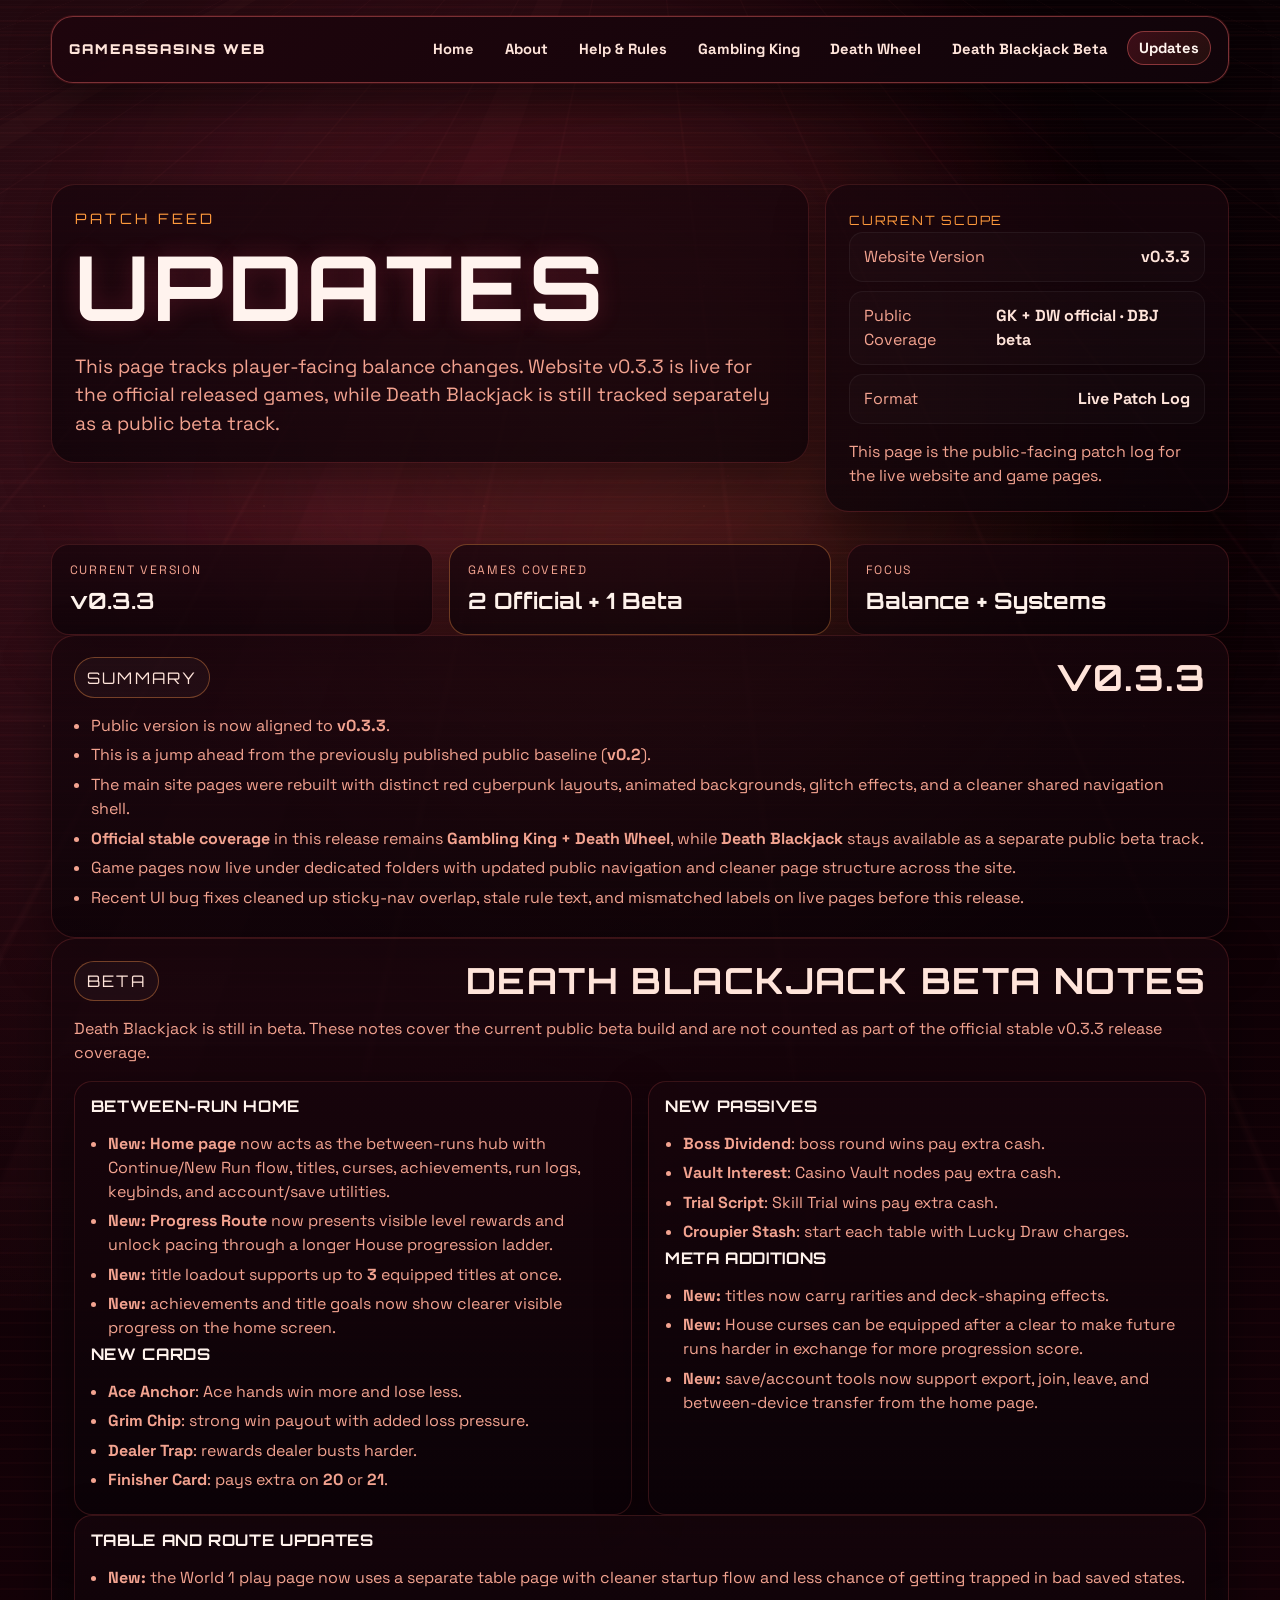
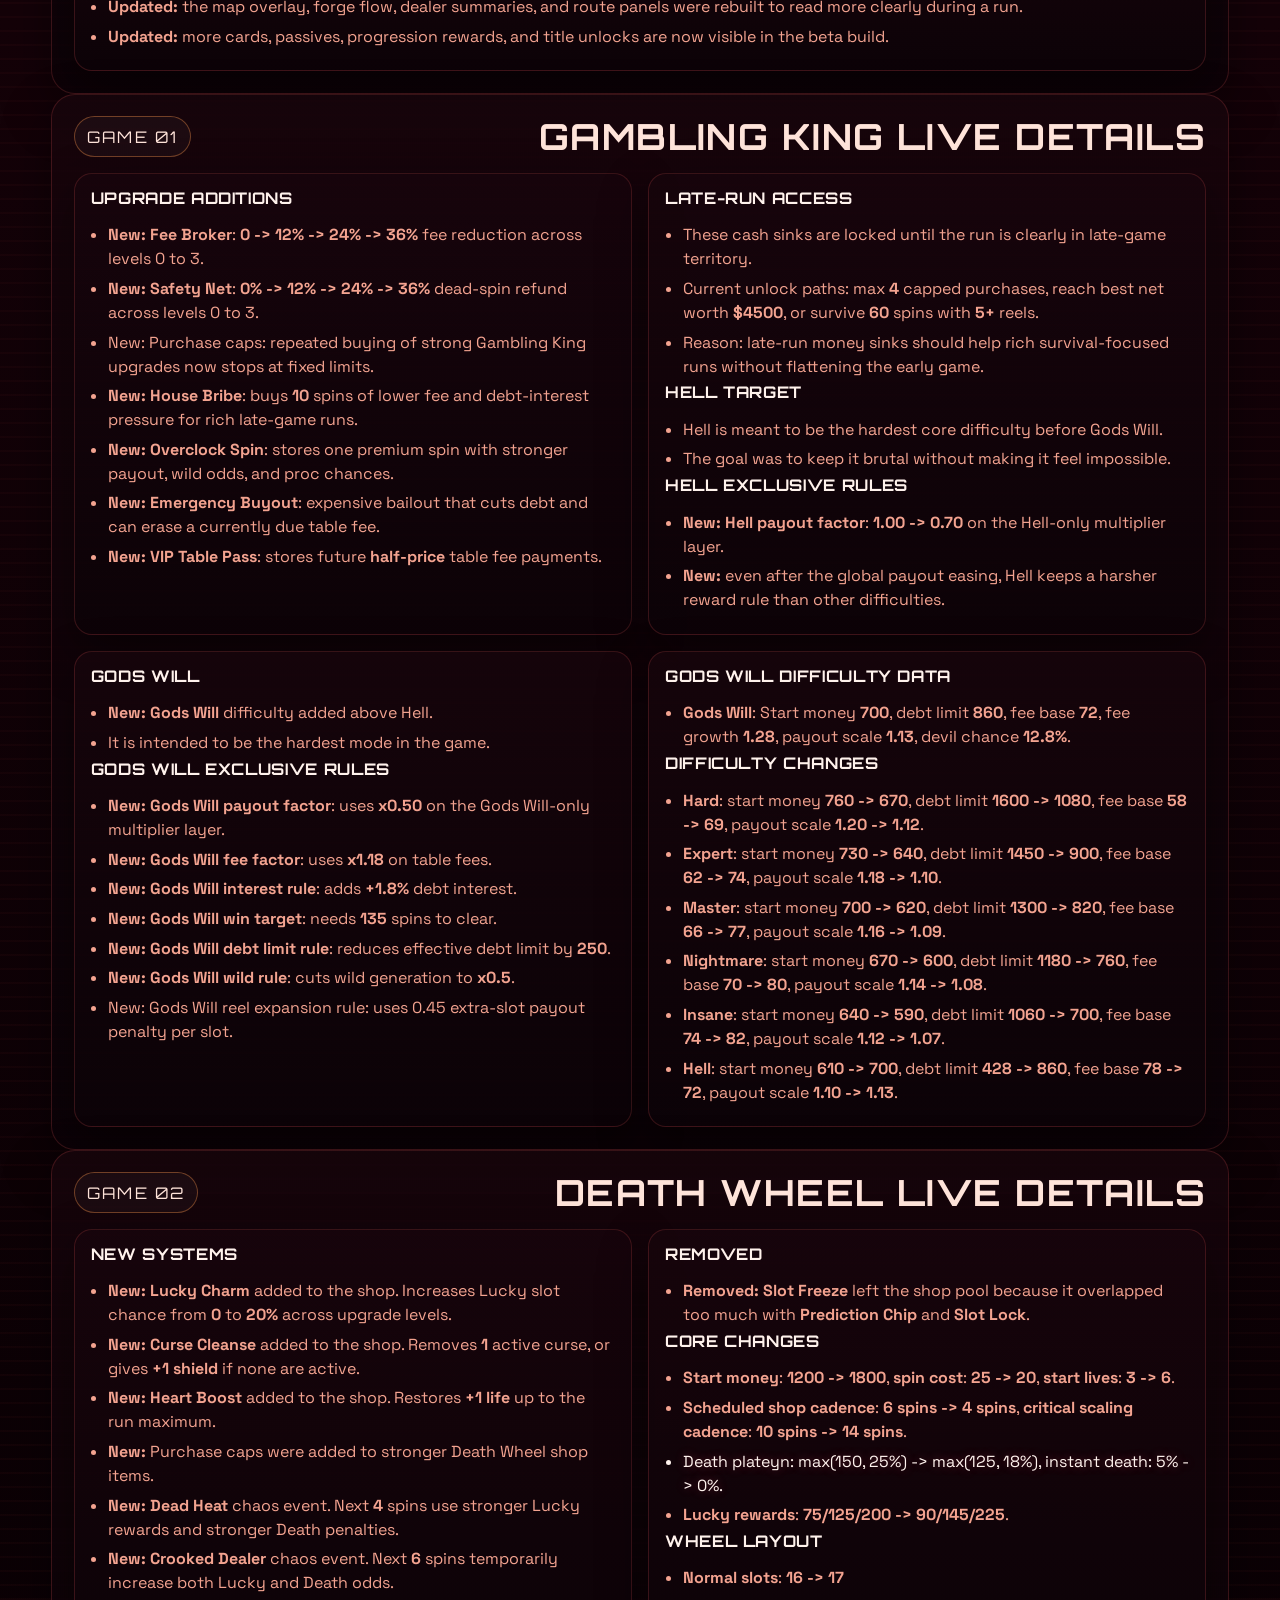
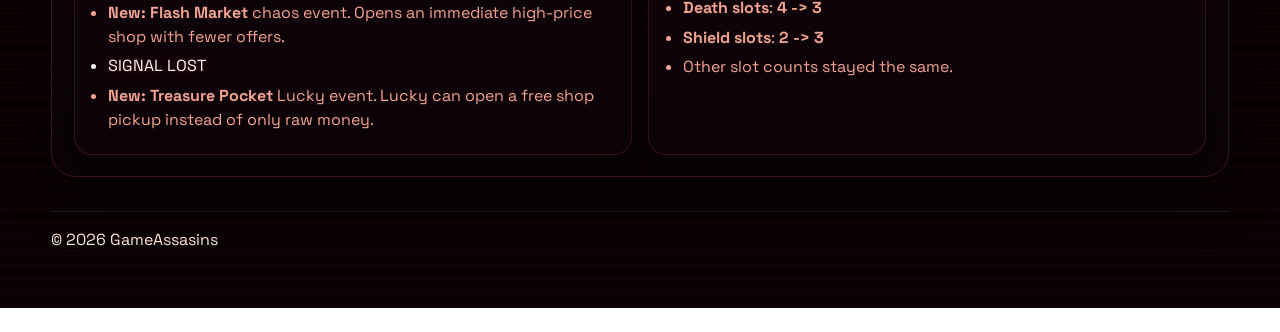
<file: balance-changes.html>
<!doctype html>
<html lang="en">
<head>
  <meta charset="UTF-8">
  <meta name="viewport" content="width=device-width, initial-scale=1.0">
  <title>GameAssasins Web | Updates</title>
  <meta name="description" content="Balance history and current values for all games.">
  <link rel="preconnect" href="https://fonts.googleapis.com">
  <link rel="preconnect" href="https://fonts.gstatic.com" crossorigin>
  <link href="https://fonts.googleapis.com/css2?family=Archivo:wght@500;700;900&family=Orbitron:wght@500;700;800&family=Space+Grotesk:wght@400;500;700&display=swap" rel="stylesheet">
  <link rel="stylesheet" href="./styles.css">
  <link rel="icon" href="./favicon.svg" type="image/svg+xml">
</head>
<body class="site-page updates-page">
  <div class="page-grid" aria-hidden="true"></div>
  <div class="page-noise" aria-hidden="true"></div>
  <div class="page-glow page-glow-a" aria-hidden="true"></div>
  <div class="page-glow page-glow-b" aria-hidden="true"></div>

  <nav class="site-nav reveal" aria-label="Main navigation">
    <a class="brand" href="./index.html">GameAssasins Web</a>
    <div class="nav-links">
      <a class="nav-link" href="./index.html">Home</a>
      <a class="nav-link" href="./about.html">About</a>
      <a class="nav-link" href="./rules.html">Help & Rules</a>
      <a class="nav-link" href="./games/gambling-king/index.html">Gambling King</a>
      <a class="nav-link" href="./games/death-wheel/index.html">Death Wheel</a>
      <a class="nav-link" href="./games/death-blackjack/index.html">Death Blackjack Beta</a>
      <a class="nav-link active" href="./balance-changes.html">Updates</a>
    </div>
  </nav>

  <header class="hero section reveal cyber-hero updates-hero">
    <div class="hero-split">
      <div class="hero-copy">
        <p class="eyebrow">Patch Feed</p>
        <h1 class="glitch-title" data-glitch="Updates">Updates</h1>
        <p class="lead">This page tracks player-facing balance changes. Website v0.3.3 is live for the official released games, while Death Blackjack is still tracked separately as a public beta track.</p>
      </div>
      <aside class="hero-panel">
        <span class="panel-kicker">Current Scope</span>
        <div class="status-stack">
          <div><span>Website Version</span><strong>v0.3.3</strong></div>
          <div><span>Public Coverage</span><strong>GK + DW official · DBJ beta</strong></div>
          <div><span>Format</span><strong>Live Patch Log</strong></div>
        </div>
        <p class="note">This page is the public-facing patch log for the live website and game pages.</p>
      </aside>
    </div>
  </header>

  <main>
    <section class="section reveal">
      <div class="patch-dashboard">
        <article class="patch-metric">
          <span>Current Version</span>
          <strong>v0.3.3</strong>
        </article>
        <article class="patch-metric">
          <span>Games Covered</span>
          <strong>2 Official + 1 Beta</strong>
        </article>
        <article class="patch-metric">
          <span>Focus</span>
          <strong>Balance + Systems</strong>
        </article>
      </div>
    </section>

    <section class="section reveal">
      <article class="patch-block" id="summary-v033">
        <div class="patch-head">
          <span class="patch-chip">Summary</span>
          <h2>v0.3.3</h2>
        </div>
        <ul class="simple-list">
          <li>Public version is now aligned to <strong>v0.3.3</strong>.</li>
          <li>This is a jump ahead from the previously published public baseline (<strong>v0.2</strong>).</li>
          <li>The main site pages were rebuilt with distinct red cyberpunk layouts, animated backgrounds, glitch effects, and a cleaner shared navigation shell.</li>
          <li><strong>Official stable coverage</strong> in this release remains <strong>Gambling King + Death Wheel</strong>, while <strong>Death Blackjack</strong> stays available as a separate public beta track.</li>
          <li>Game pages now live under dedicated folders with updated public navigation and cleaner page structure across the site.</li>
          <li>Recent UI bug fixes cleaned up sticky-nav overlap, stale rule text, and mismatched labels on live pages before this release.</li>
        </ul>
      </article>
    </section>

    <section class="section reveal">
      <article class="patch-block" id="death-blackjack-beta">
        <div class="patch-head">
          <span class="patch-chip">Beta</span>
          <h2>Death Blackjack Beta Notes</h2>
        </div>

        <p class="note">Death Blackjack is still in beta. These notes cover the current public beta build and are not counted as part of the official stable v0.3.3 release coverage.</p>

        <div class="patch-columns">
          <div class="patch-panel">
            <h3>Between-Run Home</h3>
            <ul class="simple-list">
              <li><strong>New: Home page</strong> now acts as the between-runs hub with Continue/New Run flow, titles, curses, achievements, run logs, keybinds, and account/save utilities.</li>
              <li><strong>New: Progress Route</strong> now presents visible level rewards and unlock pacing through a longer House progression ladder.</li>
              <li><strong>New:</strong> title loadout supports up to <strong>3</strong> equipped titles at once.</li>
              <li><strong>New:</strong> achievements and title goals now show clearer visible progress on the home screen.</li>
            </ul>

            <h3>New Cards</h3>
            <ul class="simple-list">
              <li><strong>Ace Anchor</strong>: Ace hands win more and lose less.</li>
              <li><strong>Grim Chip</strong>: strong win payout with added loss pressure.</li>
              <li><strong>Dealer Trap</strong>: rewards dealer busts harder.</li>
              <li><strong>Finisher Card</strong>: pays extra on <strong>20</strong> or <strong>21</strong>.</li>
            </ul>
          </div>

          <div class="patch-panel">
            <h3>New Passives</h3>
            <ul class="simple-list">
              <li><strong>Boss Dividend</strong>: boss round wins pay extra cash.</li>
              <li><strong>Vault Interest</strong>: Casino Vault nodes pay extra cash.</li>
              <li><strong>Trial Script</strong>: Skill Trial wins pay extra cash.</li>
              <li><strong>Croupier Stash</strong>: start each table with Lucky Draw charges.</li>
            </ul>

            <h3>Meta Additions</h3>
            <ul class="simple-list">
              <li><strong>New:</strong> titles now carry rarities and deck-shaping effects.</li>
              <li><strong>New:</strong> House curses can be equipped after a clear to make future runs harder in exchange for more progression score.</li>
              <li><strong>New:</strong> save/account tools now support export, join, leave, and between-device transfer from the home page.</li>
            </ul>
          </div>
        </div>

        <div class="patch-panel">
          <h3>Table and Route Updates</h3>
          <ul class="simple-list">
            <li><strong>New:</strong> the World 1 play page now uses a separate table page with cleaner startup flow and less chance of getting trapped in bad saved states.</li>
            <li><strong>Updated:</strong> the map overlay, forge flow, dealer summaries, and route panels were rebuilt to read more clearly during a run.</li>
            <li><strong>Updated:</strong> more cards, passives, progression rewards, and title unlocks are now visible in the beta build.</li>
          </ul>
        </div>
      </article>
    </section>

    <section class="section reveal">
      <article class="patch-block" id="gambling-king-live">
        <div class="patch-head">
          <span class="patch-chip">Game 01</span>
          <h2>Gambling King Live Details</h2>
        </div>

        <div class="patch-columns">
          <div class="patch-panel">
            <h3>Upgrade Additions</h3>
            <ul class="simple-list">
              <li><strong>New: Fee Broker</strong>: <strong>0 -&gt; 12% -&gt; 24% -&gt; 36%</strong> fee reduction across levels 0 to 3.</li>
              <li><strong>New: Safety Net</strong>: <strong>0% -&gt; 12% -&gt; 24% -&gt; 36%</strong> dead-spin refund across levels 0 to 3.</li>
              <li><strong>New: Purchase caps</strong>: repeated buying of strong Gambling King upgrades now stops at fixed limits.</li>
              <li><strong>New: House Bribe</strong>: buys <strong>10</strong> spins of lower fee and debt-interest pressure for rich late-game runs.</li>
              <li><strong>New: Overclock Spin</strong>: stores one premium spin with stronger payout, wild odds, and proc chances.</li>
              <li><strong>New: Emergency Buyout</strong>: expensive bailout that cuts debt and can erase a currently due table fee.</li>
              <li><strong>New: VIP Table Pass</strong>: stores future <strong>half-price</strong> table fee payments.</li>
            </ul>
          </div>

          <div class="patch-panel">
            <h3>Late-Run Access</h3>
            <ul class="simple-list">
              <li>These cash sinks are locked until the run is clearly in late-game territory.</li>
              <li>Current unlock paths: max <strong>4</strong> capped purchases, reach best net worth <strong>$4500</strong>, or survive <strong>60</strong> spins with <strong>5+</strong> reels.</li>
              <li>Reason: late-run money sinks should help rich survival-focused runs without flattening the early game.</li>
            </ul>

            <h3>Hell Target</h3>
            <ul class="simple-list">
              <li>Hell is meant to be the hardest core difficulty before Gods Will.</li>
              <li>The goal was to keep it brutal without making it feel impossible.</li>
            </ul>

            <h3>Hell Exclusive Rules</h3>
            <ul class="simple-list">
              <li><strong>New: Hell payout factor</strong>: <strong>1.00 -&gt; 0.70</strong> on the Hell-only multiplier layer.</li>
              <li><strong>New:</strong> even after the global payout easing, Hell keeps a harsher reward rule than other difficulties.</li>
            </ul>
          </div>
        </div>

        <div class="patch-columns">
          <div class="patch-panel">
            <h3>Gods Will</h3>
            <ul class="simple-list">
              <li><strong>New: Gods Will</strong> difficulty added above Hell.</li>
              <li>It is intended to be the hardest mode in the game.</li>
            </ul>

            <h3>Gods Will Exclusive Rules</h3>
            <ul class="simple-list">
              <li><strong>New: Gods Will payout factor</strong>: uses <strong>x0.50</strong> on the Gods Will-only multiplier layer.</li>
              <li><strong>New: Gods Will fee factor</strong>: uses <strong>x1.18</strong> on table fees.</li>
              <li><strong>New: Gods Will interest rule</strong>: adds <strong>+1.8%</strong> debt interest.</li>
              <li><strong>New: Gods Will win target</strong>: needs <strong>135</strong> spins to clear.</li>
              <li><strong>New: Gods Will debt limit rule</strong>: reduces effective debt limit by <strong>250</strong>.</li>
              <li><strong>New: Gods Will wild rule</strong>: cuts wild generation to <strong>x0.5</strong>.</li>
              <li><strong>New: Gods Will reel expansion rule</strong>: uses <strong>0.45</strong> extra-slot payout penalty per slot.</li>
            </ul>
          </div>

          <div class="patch-panel">
            <h3>Gods Will Difficulty Data</h3>
            <ul class="simple-list">
              <li><strong>Gods Will</strong>: Start money <strong>700</strong>, debt limit <strong>860</strong>, fee base <strong>72</strong>, fee growth <strong>1.28</strong>, payout scale <strong>1.13</strong>, devil chance <strong>12.8%</strong>.</li>
            </ul>

            <h3>Difficulty Changes</h3>
            <ul class="simple-list">
              <li><strong>Hard</strong>: start money <strong>760 -&gt; 670</strong>, debt limit <strong>1600 -&gt; 1080</strong>, fee base <strong>58 -&gt; 69</strong>, payout scale <strong>1.20 -&gt; 1.12</strong>.</li>
              <li><strong>Expert</strong>: start money <strong>730 -&gt; 640</strong>, debt limit <strong>1450 -&gt; 900</strong>, fee base <strong>62 -&gt; 74</strong>, payout scale <strong>1.18 -&gt; 1.10</strong>.</li>
              <li><strong>Master</strong>: start money <strong>700 -&gt; 620</strong>, debt limit <strong>1300 -&gt; 820</strong>, fee base <strong>66 -&gt; 77</strong>, payout scale <strong>1.16 -&gt; 1.09</strong>.</li>
              <li><strong>Nightmare</strong>: start money <strong>670 -&gt; 600</strong>, debt limit <strong>1180 -&gt; 760</strong>, fee base <strong>70 -&gt; 80</strong>, payout scale <strong>1.14 -&gt; 1.08</strong>.</li>
              <li><strong>Insane</strong>: start money <strong>640 -&gt; 590</strong>, debt limit <strong>1060 -&gt; 700</strong>, fee base <strong>74 -&gt; 82</strong>, payout scale <strong>1.12 -&gt; 1.07</strong>.</li>
              <li><strong>Hell</strong>: start money <strong>610 -&gt; 700</strong>, debt limit <strong>428 -&gt; 860</strong>, fee base <strong>78 -&gt; 72</strong>, payout scale <strong>1.10 -&gt; 1.13</strong>.</li>
            </ul>
          </div>
        </div>
      </article>
    </section>

    <section class="section reveal">
      <article class="patch-block" id="death-wheel-live">
        <div class="patch-head">
          <span class="patch-chip">Game 02</span>
          <h2>Death Wheel Live Details</h2>
        </div>

        <div class="patch-columns">
          <div class="patch-panel">
            <h3>New Systems</h3>
            <ul class="simple-list">
              <li><strong>New: Lucky Charm</strong> added to the shop. Increases Lucky slot chance from <strong>0</strong> to <strong>20%</strong> across upgrade levels.</li>
              <li><strong>New: Curse Cleanse</strong> added to the shop. Removes <strong>1</strong> active curse, or gives <strong>+1 shield</strong> if none are active.</li>
              <li><strong>New: Heart Boost</strong> added to the shop. Restores <strong>+1 life</strong> up to the run maximum.</li>
              <li><strong>New:</strong> Purchase caps were added to stronger Death Wheel shop items.</li>
              <li><strong>New: Dead Heat</strong> chaos event. Next <strong>4</strong> spins use stronger Lucky rewards and stronger Death penalties.</li>
              <li><strong>New: Crooked Dealer</strong> chaos event. Next <strong>6</strong> spins temporarily increase both Lucky and Death odds.</li>
              <li><strong>New: Flash Market</strong> chaos event. Opens an immediate high-price shop with fewer offers.</li>
              <li><strong>New: Last Breath</strong> Lucky event. Low-resource rescue that grants life, shield, and cash.</li>
              <li><strong>New: Treasure Pocket</strong> Lucky event. Lucky can open a free shop pickup instead of only raw money.</li>
            </ul>
          </div>

          <div class="patch-panel">
            <h3>Removed</h3>
            <ul class="simple-list">
              <li><strong>Removed: Slot Freeze</strong> left the shop pool because it overlapped too much with <strong>Prediction Chip</strong> and <strong>Slot Lock</strong>.</li>
            </ul>

            <h3>Core Changes</h3>
            <ul class="simple-list">
              <li><strong>Start money</strong>: <strong>1200 -&gt; 1800</strong>, <strong>spin cost</strong>: <strong>25 -&gt; 20</strong>, <strong>start lives</strong>: <strong>3 -&gt; 6</strong>.</li>
              <li><strong>Scheduled shop cadence</strong>: <strong>6 spins -&gt; 4 spins</strong>, <strong>critical scaling cadence</strong>: <strong>10 spins -&gt; 14 spins</strong>.</li>
              <li><strong>Death penalty</strong>: <strong>max(150, 25%) -&gt; max(125, 18%)</strong>, <strong>instant death</strong>: <strong>5% -&gt; 0%</strong>.</li>
              <li><strong>Lucky rewards</strong>: <strong>75/125/200 -&gt; 90/145/225</strong>.</li>
            </ul>

            <h3>Wheel Layout</h3>
            <ul class="simple-list">
              <li><strong>Normal slots</strong>: <strong>16 -&gt; 17</strong></li>
              <li><strong>Death slots</strong>: <strong>4 -&gt; 3</strong></li>
              <li><strong>Shield slots</strong>: <strong>2 -&gt; 3</strong></li>
              <li>Other slot counts stayed the same.</li>
            </ul>
          </div>
        </div>

      </article>
    </section>
  </main>

  <footer class="section reveal">
    <p>&copy; <span id="year"></span> GameAssasins</p>
  </footer>

  <script src="./script.js"></script>
</body>
</html>
</file>
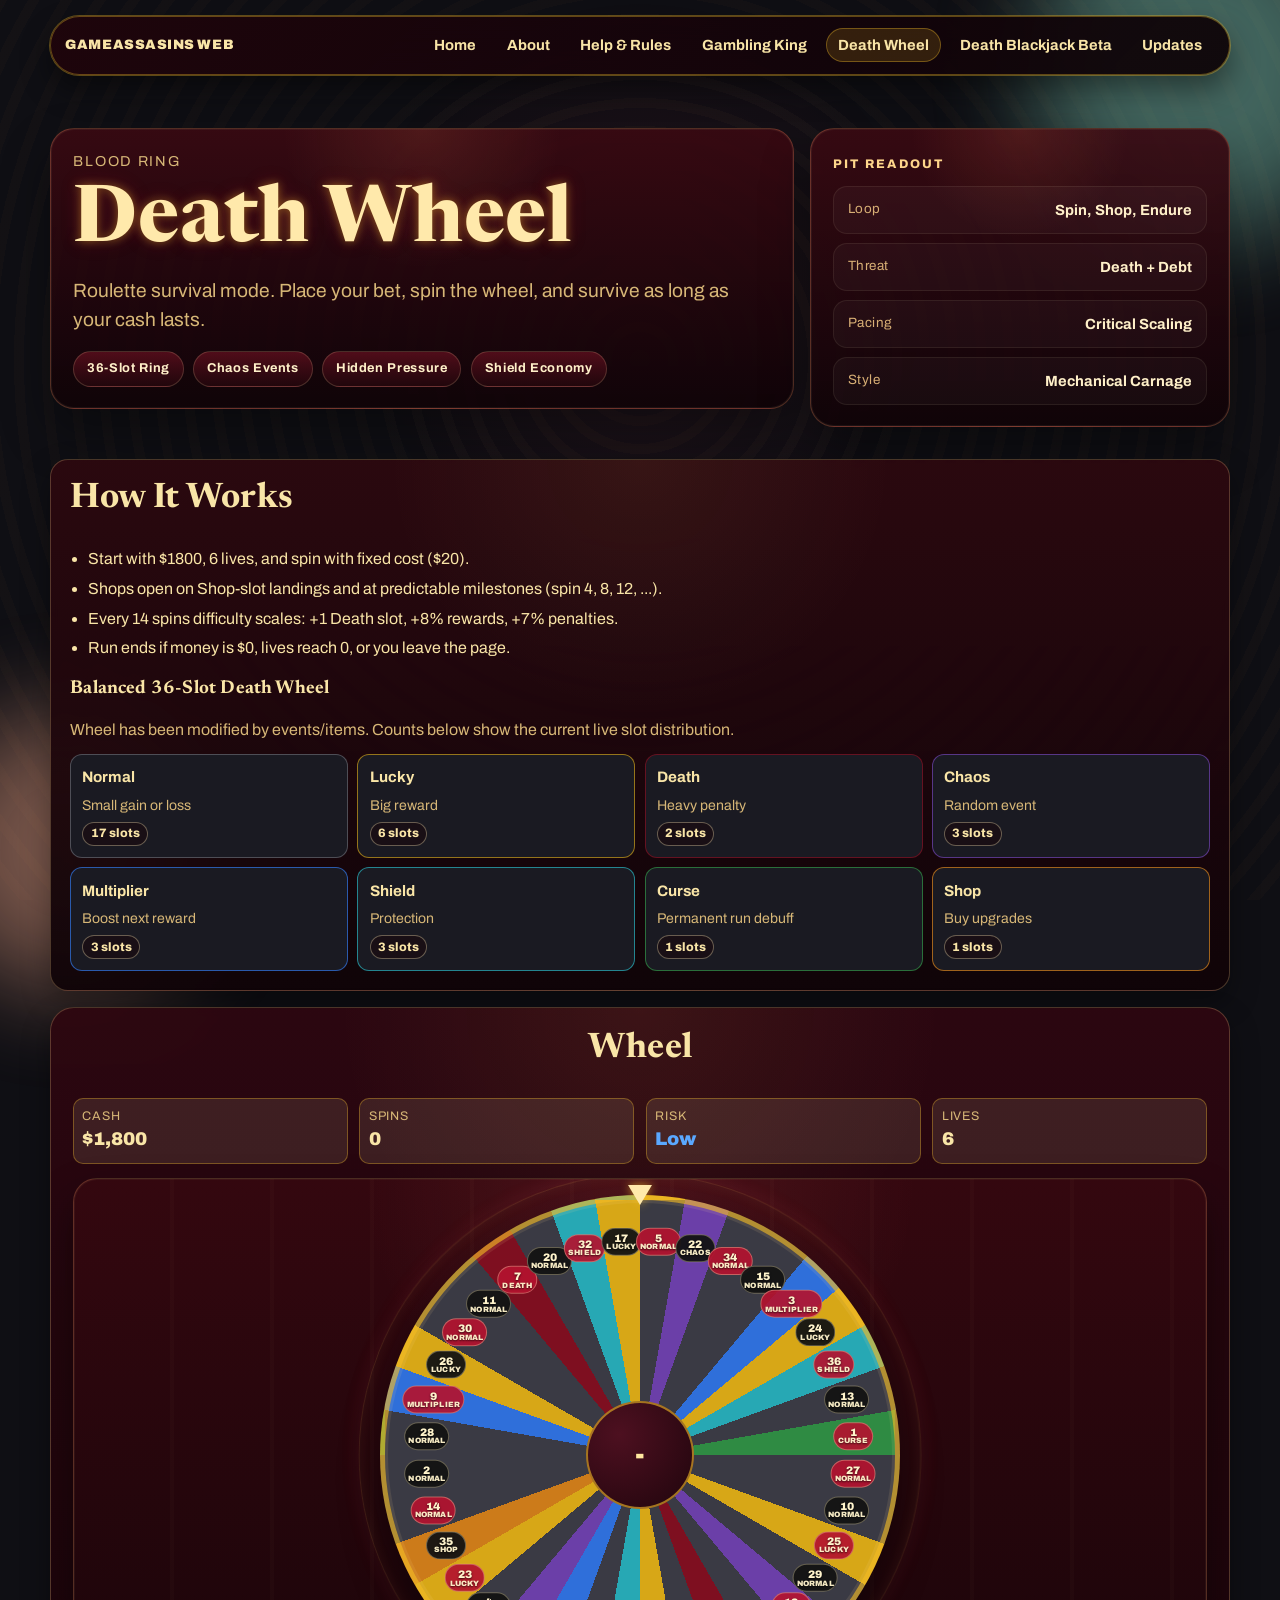
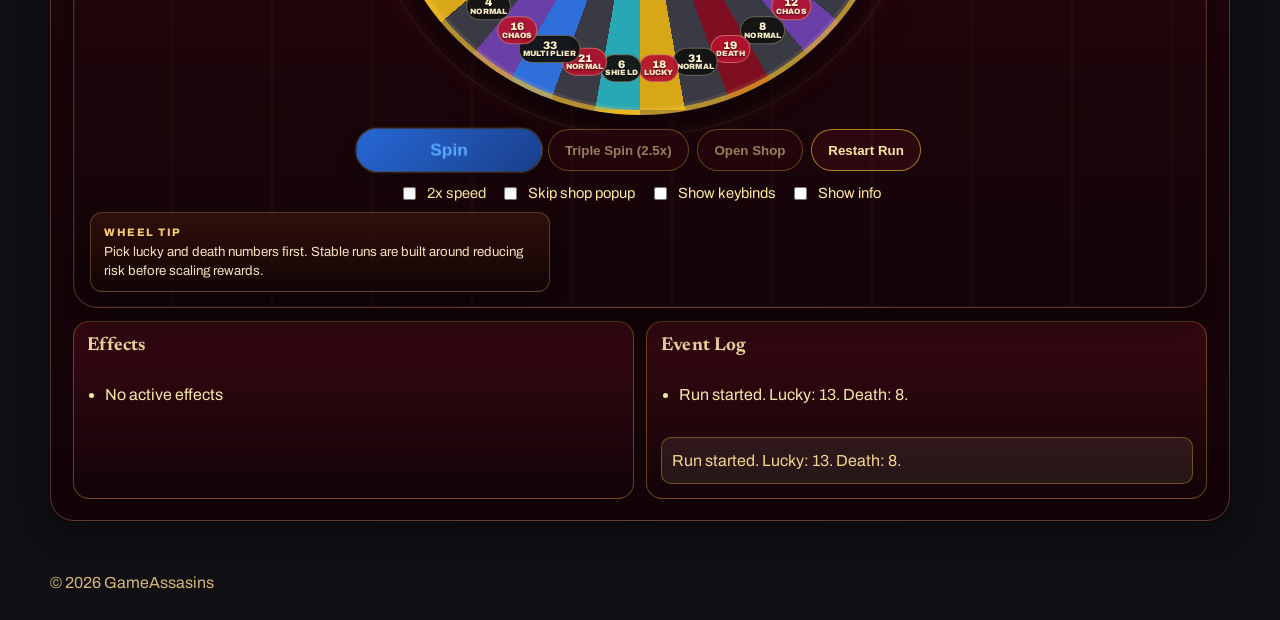
<file: death-wheel.html>
<!doctype html>
<html lang="en">
<head>
  <meta charset="UTF-8">
  <meta name="viewport" content="width=device-width, initial-scale=1.0">
  <title>GameAssasins Web | Death Wheel</title>
  <meta http-equiv="refresh" content="0; url=./games/death-wheel/index.html">
  <link rel="canonical" href="./games/death-wheel/index.html">
</head>
<body>
  <p>Redirecting to <a href="./games/death-wheel/index.html">Death Wheel</a>…</p>
</body>
</html>
</file>
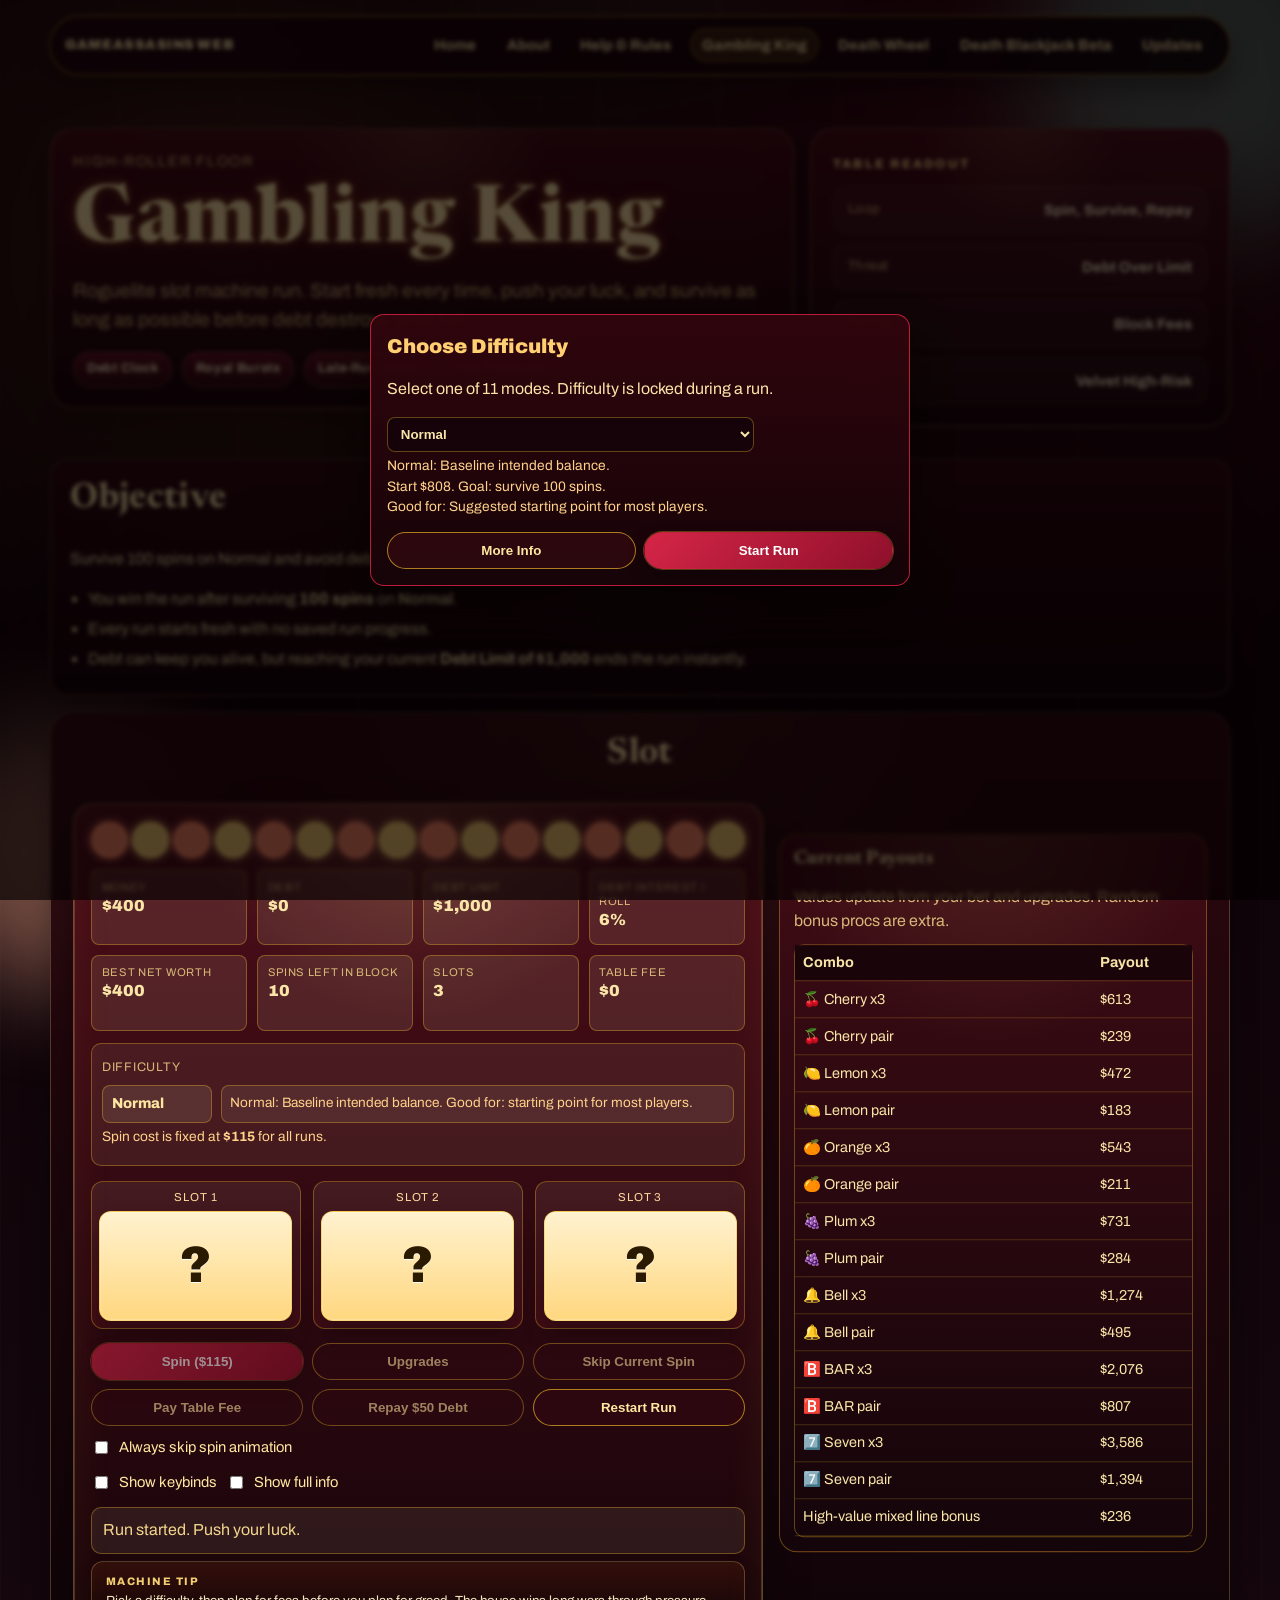
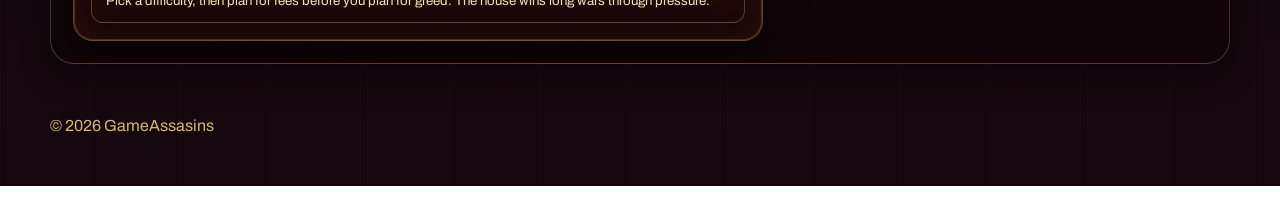
<file: gambling-king.html>
<!doctype html>
<html lang="en">
<head>
  <meta charset="UTF-8">
  <meta name="viewport" content="width=device-width, initial-scale=1.0">
  <title>GameAssasins Web | Gambling King</title>
  <meta http-equiv="refresh" content="0; url=./games/gambling-king/index.html">
  <link rel="canonical" href="./games/gambling-king/index.html">
</head>
<body>
  <p>Redirecting to <a href="./games/gambling-king/index.html">Gambling King</a>…</p>
</body>
</html>
</file>
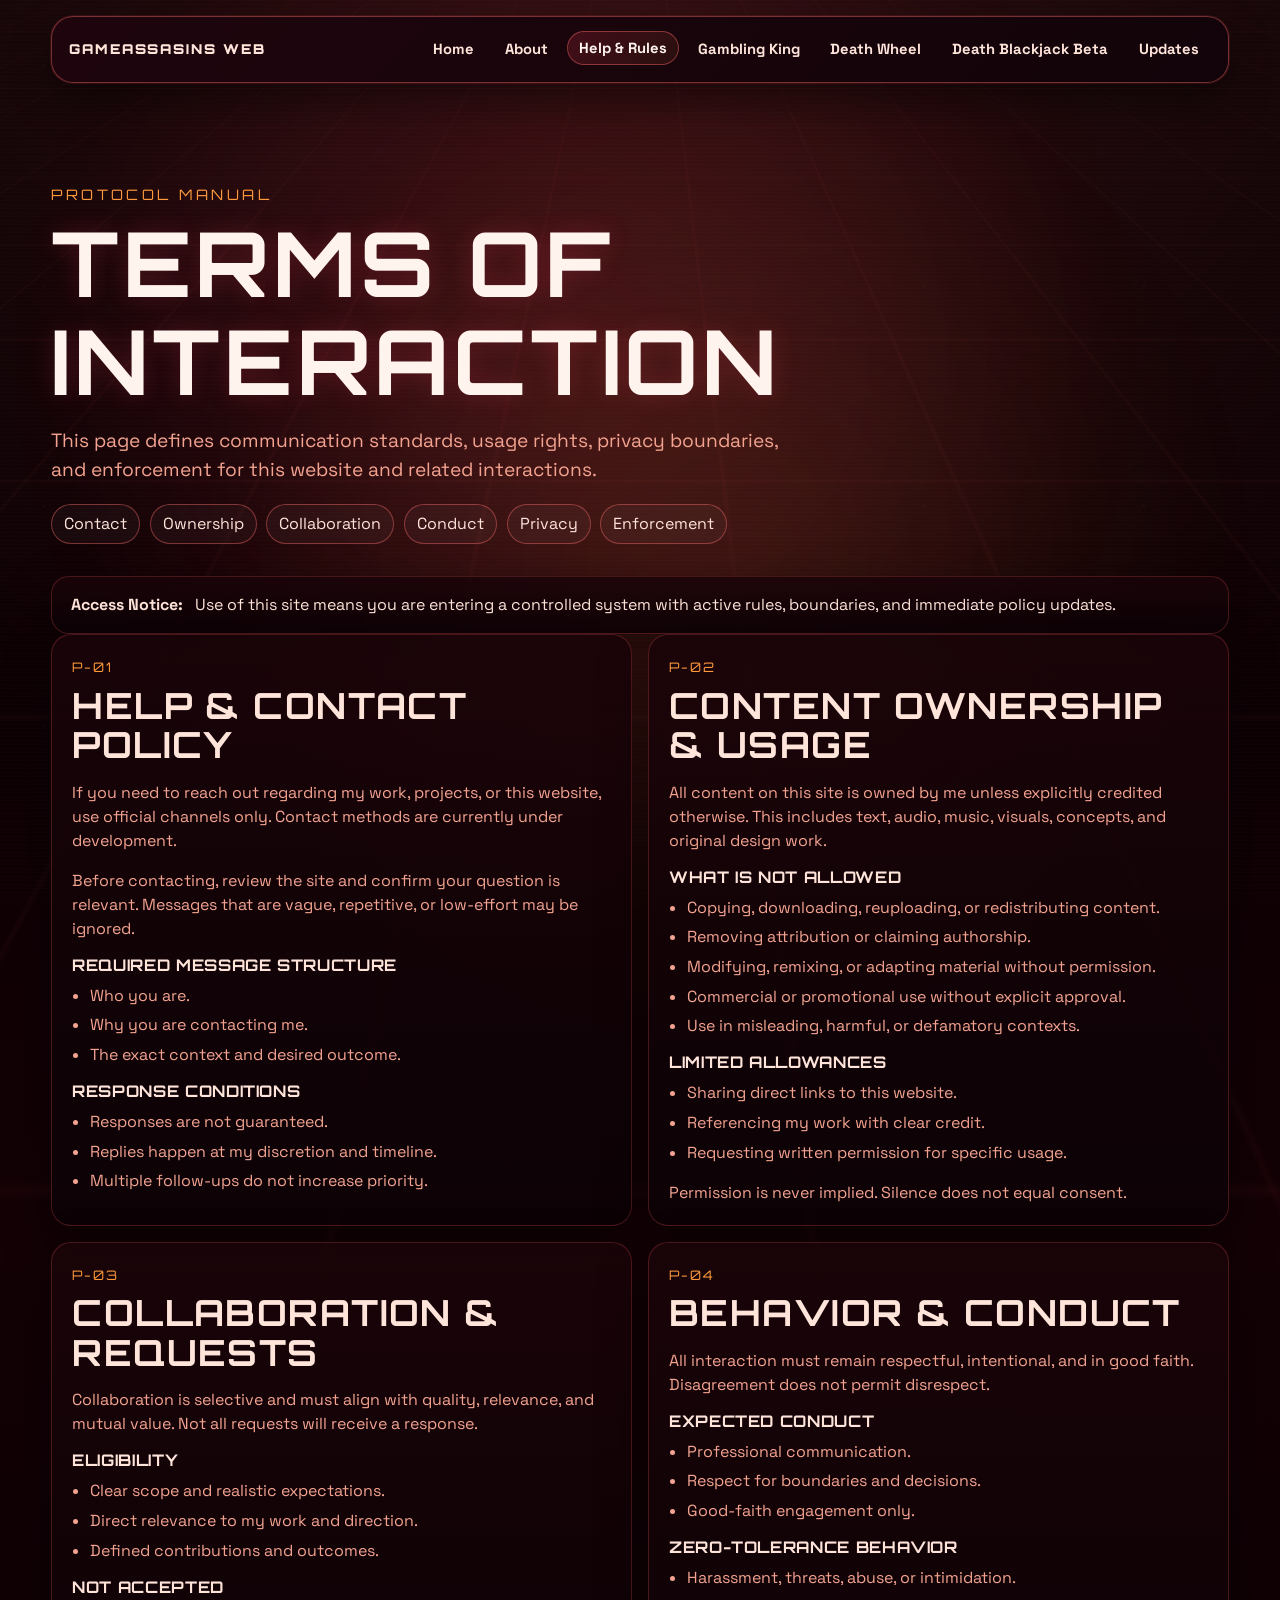
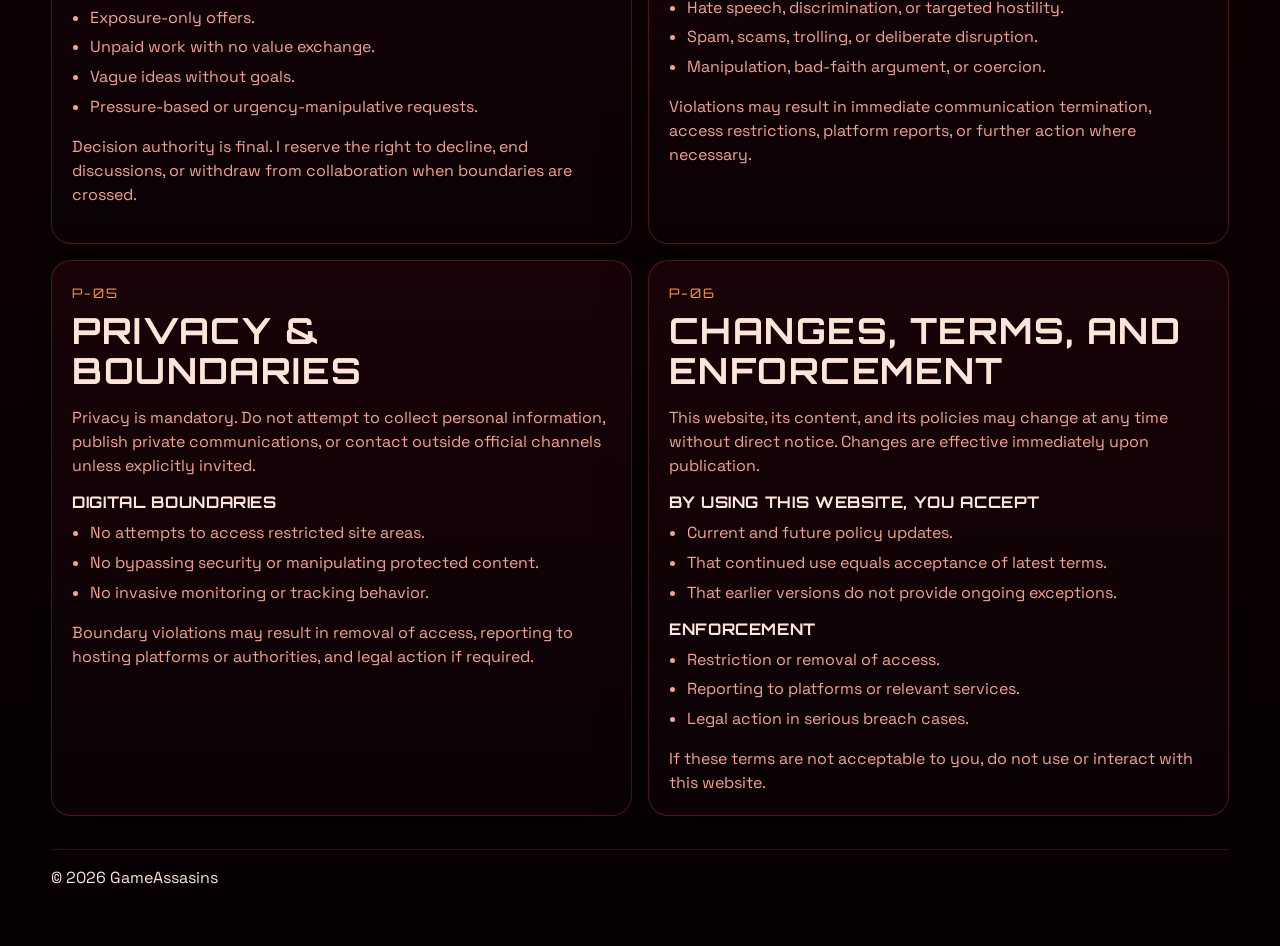
<file: rules.html>
<!doctype html>
<html lang="en">
<head>
  <meta charset="UTF-8">
  <meta name="viewport" content="width=device-width, initial-scale=1.0">
  <title>GameAssasins Web | Help & Rules</title>
  <meta name="description" content="Help, contact policy, and full rules for GameAssasins Web.">
  <link rel="preconnect" href="https://fonts.googleapis.com">
  <link rel="preconnect" href="https://fonts.gstatic.com" crossorigin>
  <link href="https://fonts.googleapis.com/css2?family=Archivo:wght@500;700;900&family=Orbitron:wght@500;700;800&family=Space+Grotesk:wght@400;500;700&display=swap" rel="stylesheet">
  <link rel="stylesheet" href="./styles.css">
  <link rel="icon" href="./favicon.svg" type="image/svg+xml">
</head>
<body class="site-page rules-page">
  <div class="page-grid" aria-hidden="true"></div>
  <div class="page-noise" aria-hidden="true"></div>
  <div class="page-glow page-glow-a" aria-hidden="true"></div>
  <div class="page-glow page-glow-b" aria-hidden="true"></div>

  <nav class="site-nav reveal" aria-label="Main navigation">
    <a class="brand" href="./index.html">GameAssasins Web</a>
    <div class="nav-links">
      <a class="nav-link" href="./index.html">Home</a>
      <a class="nav-link" href="./about.html">About</a>
      <a class="nav-link active" href="./rules.html">Help & Rules</a>
      <a class="nav-link" href="./games/gambling-king/index.html">Gambling King</a>
      <a class="nav-link" href="./games/death-wheel/index.html">Death Wheel</a>
      <a class="nav-link" href="./games/death-blackjack/index.html">Death Blackjack Beta</a>
      <a class="nav-link" href="./balance-changes.html">Updates</a>
    </div>
  </nav>

  <header class="hero section reveal cyber-hero rules-hero">
    <p class="eyebrow">Protocol Manual</p>
    <h1 class="glitch-title" data-glitch="Terms of Interaction">Terms of Interaction</h1>
    <p class="lead">
      This page defines communication standards, usage rights, privacy boundaries, and enforcement for this website and related interactions.
    </p>
    <div class="protocol-index" aria-label="Policy sections">
      <a href="#contact">Contact</a>
      <a href="#ownership">Ownership</a>
      <a href="#collaboration">Collaboration</a>
      <a href="#conduct">Conduct</a>
      <a href="#privacy">Privacy</a>
      <a href="#changes">Enforcement</a>
    </div>
  </header>

  <main>
    <section class="section reveal">
      <div class="warning-banner">
        <strong>Access Notice:</strong>
        <span>Use of this site means you are entering a controlled system with active rules, boundaries, and immediate policy updates.</span>
      </div>
    </section>

    <section class="section reveal protocol-grid">
      <article class="protocol-card" id="contact">
        <span class="protocol-code">P-01</span>
        <h2>Help & Contact Policy</h2>
        <p>
          If you need to reach out regarding my work, projects, or this website, use official channels only. Contact methods are currently under development.
        </p>
        <p>
          Before contacting, review the site and confirm your question is relevant. Messages that are vague, repetitive, or low-effort may be ignored.
        </p>
        <h3>Required Message Structure</h3>
        <ul class="simple-list">
          <li>Who you are.</li>
          <li>Why you are contacting me.</li>
          <li>The exact context and desired outcome.</li>
        </ul>
        <h3>Response Conditions</h3>
        <ul class="simple-list">
          <li>Responses are not guaranteed.</li>
          <li>Replies happen at my discretion and timeline.</li>
          <li>Multiple follow-ups do not increase priority.</li>
        </ul>
      </article>

      <article class="protocol-card" id="ownership">
        <span class="protocol-code">P-02</span>
        <h2>Content Ownership & Usage</h2>
        <p>
          All content on this site is owned by me unless explicitly credited otherwise. This includes text, audio, music, visuals, concepts, and original design work.
        </p>
        <h3>What Is Not Allowed</h3>
        <ul class="simple-list">
          <li>Copying, downloading, reuploading, or redistributing content.</li>
          <li>Removing attribution or claiming authorship.</li>
          <li>Modifying, remixing, or adapting material without permission.</li>
          <li>Commercial or promotional use without explicit approval.</li>
          <li>Use in misleading, harmful, or defamatory contexts.</li>
        </ul>
        <h3>Limited Allowances</h3>
        <ul class="simple-list">
          <li>Sharing direct links to this website.</li>
          <li>Referencing my work with clear credit.</li>
          <li>Requesting written permission for specific usage.</li>
        </ul>
        <p class="note">Permission is never implied. Silence does not equal consent.</p>
      </article>

      <article class="protocol-card" id="collaboration">
        <span class="protocol-code">P-03</span>
        <h2>Collaboration & Requests</h2>
        <p>
          Collaboration is selective and must align with quality, relevance, and mutual value. Not all requests will receive a response.
        </p>
        <h3>Eligibility</h3>
        <ul class="simple-list">
          <li>Clear scope and realistic expectations.</li>
          <li>Direct relevance to my work and direction.</li>
          <li>Defined contributions and outcomes.</li>
        </ul>
        <h3>Not Accepted</h3>
        <ul class="simple-list">
          <li>Exposure-only offers.</li>
          <li>Unpaid work with no value exchange.</li>
          <li>Vague ideas without goals.</li>
          <li>Pressure-based or urgency-manipulative requests.</li>
        </ul>
        <p>
          Decision authority is final. I reserve the right to decline, end discussions, or withdraw from collaboration when boundaries are crossed.
        </p>
      </article>

      <article class="protocol-card" id="conduct">
        <span class="protocol-code">P-04</span>
        <h2>Behavior & Conduct</h2>
        <p>
          All interaction must remain respectful, intentional, and in good faith. Disagreement does not permit disrespect.
        </p>
        <h3>Expected Conduct</h3>
        <ul class="simple-list">
          <li>Professional communication.</li>
          <li>Respect for boundaries and decisions.</li>
          <li>Good-faith engagement only.</li>
        </ul>
        <h3>Zero-Tolerance Behavior</h3>
        <ul class="simple-list">
          <li>Harassment, threats, abuse, or intimidation.</li>
          <li>Hate speech, discrimination, or targeted hostility.</li>
          <li>Spam, scams, trolling, or deliberate disruption.</li>
          <li>Manipulation, bad-faith argument, or coercion.</li>
        </ul>
        <p>
          Violations may result in immediate communication termination, access restrictions, platform reports, or further action where necessary.
        </p>
      </article>

      <article class="protocol-card" id="privacy">
        <span class="protocol-code">P-05</span>
        <h2>Privacy & Boundaries</h2>
        <p>
          Privacy is mandatory. Do not attempt to collect personal information, publish private communications, or contact outside official channels unless explicitly invited.
        </p>
        <h3>Digital Boundaries</h3>
        <ul class="simple-list">
          <li>No attempts to access restricted site areas.</li>
          <li>No bypassing security or manipulating protected content.</li>
          <li>No invasive monitoring or tracking behavior.</li>
        </ul>
        <p>
          Boundary violations may result in removal of access, reporting to hosting platforms or authorities, and legal action if required.
        </p>
      </article>

      <article class="protocol-card" id="changes">
        <span class="protocol-code">P-06</span>
        <h2>Changes, Terms, and Enforcement</h2>
        <p>
          This website, its content, and its policies may change at any time without direct notice. Changes are effective immediately upon publication.
        </p>
        <h3>By Using This Website, You Accept</h3>
        <ul class="simple-list">
          <li>Current and future policy updates.</li>
          <li>That continued use equals acceptance of latest terms.</li>
          <li>That earlier versions do not provide ongoing exceptions.</li>
        </ul>
        <h3>Enforcement</h3>
        <ul class="simple-list">
          <li>Restriction or removal of access.</li>
          <li>Reporting to platforms or relevant services.</li>
          <li>Legal action in serious breach cases.</li>
        </ul>
        <p class="note">
          If these terms are not acceptable to you, do not use or interact with this website.
        </p>
      </article>
    </section>
  </main>

  <footer class="section reveal">
    <p>&copy; <span id="year"></span> GameAssasins</p>
  </footer>

  <script src="./script.js"></script>
</body>
</html>
</file>
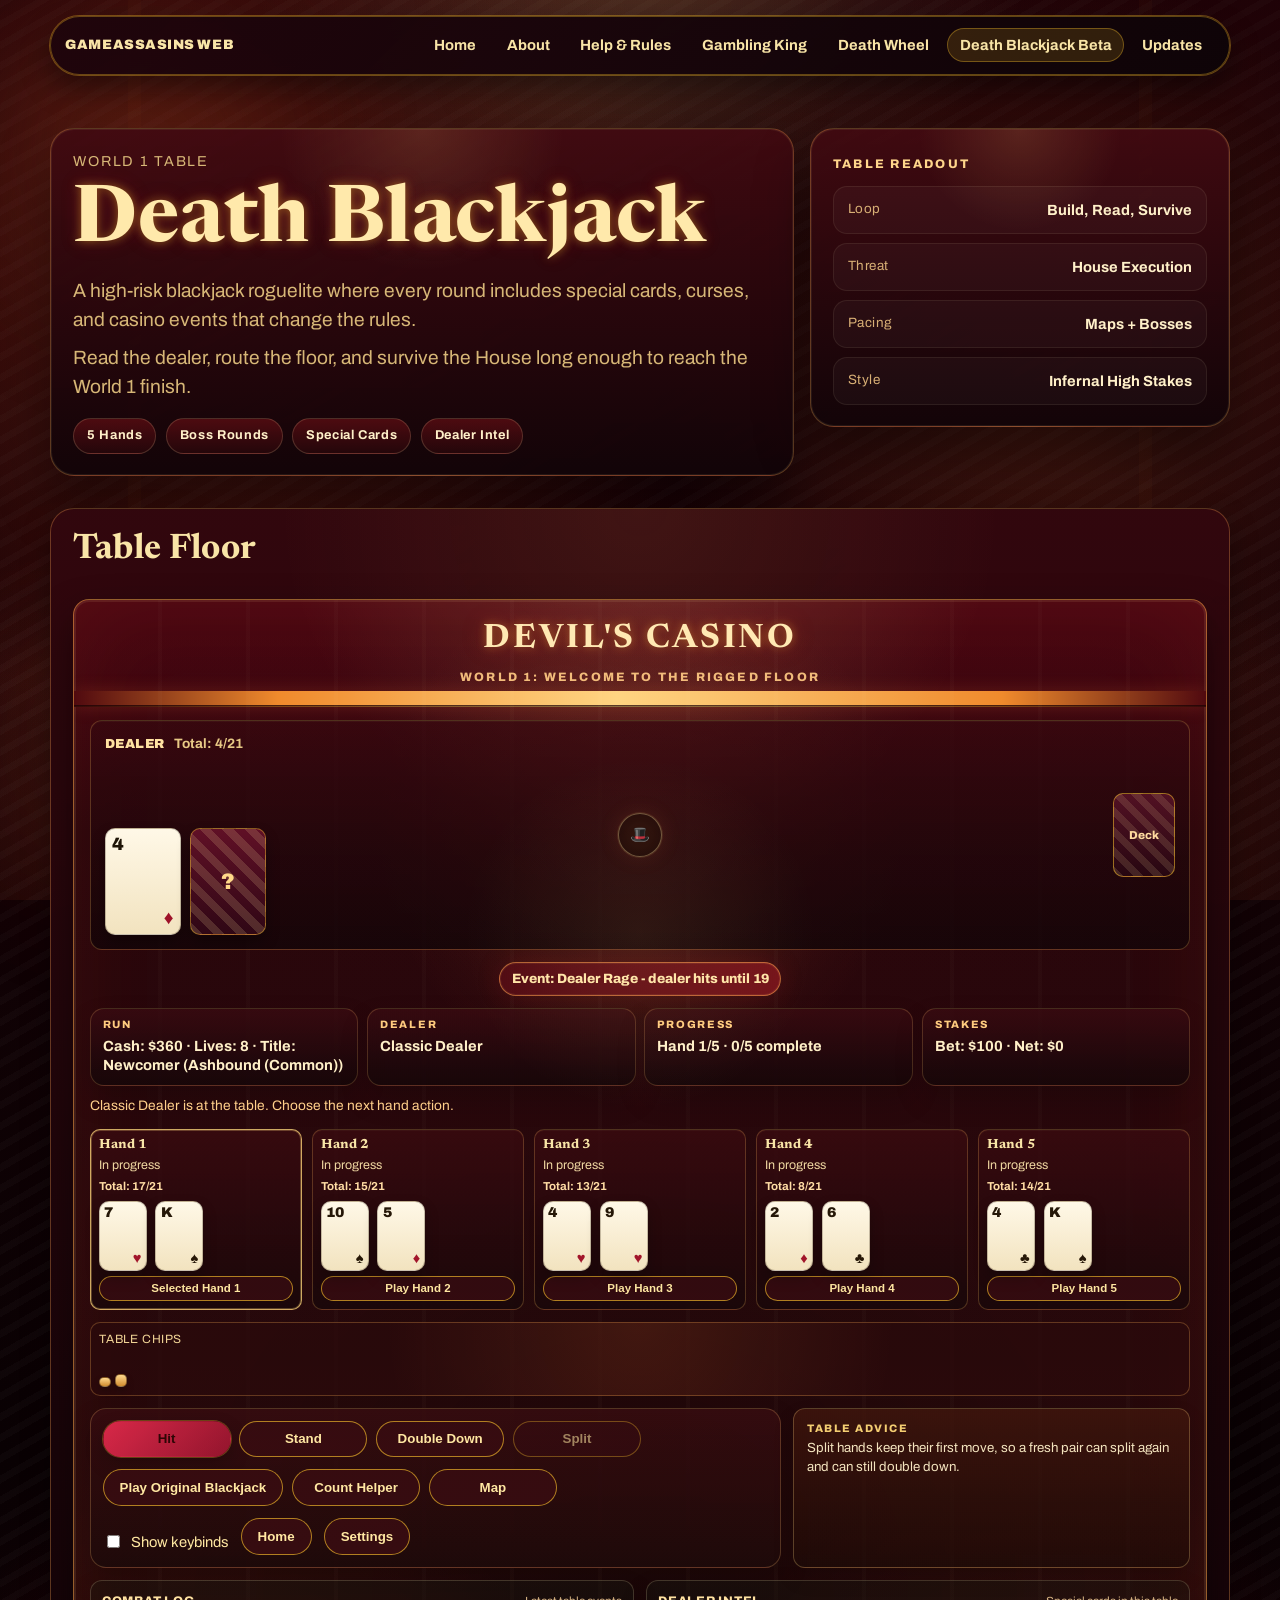
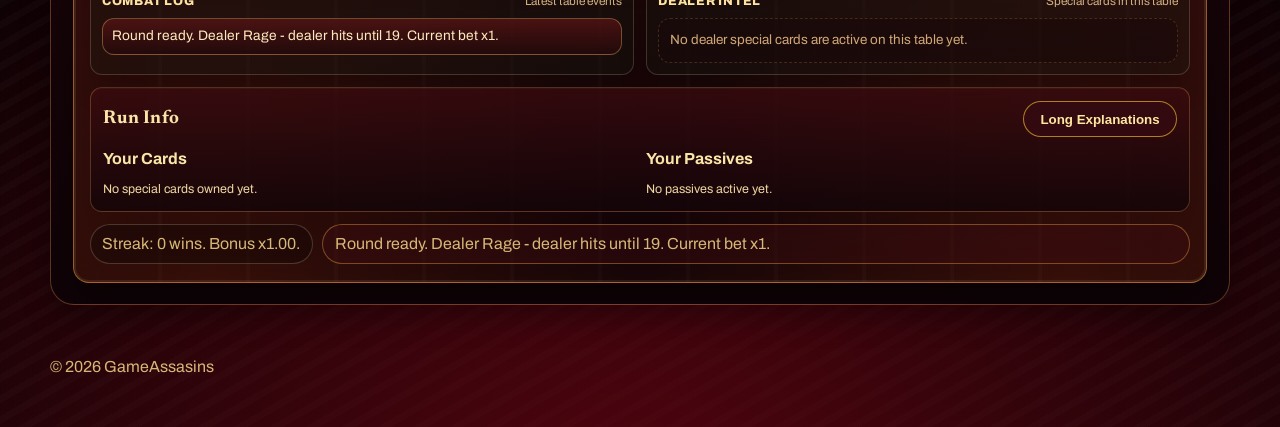
<file: games/death-blackjack/play.html>
<!doctype html>
<html lang="en">
<head>
  <meta charset="UTF-8">
  <meta name="viewport" content="width=device-width, initial-scale=1.0">
  <title>GameAssasins Web | Death Blackjack Beta</title>
  <meta name="description" content="Death Blackjack play page, live table rules, and current World 1 encounters.">
  <link rel="preconnect" href="https://fonts.googleapis.com">
  <link rel="preconnect" href="https://fonts.gstatic.com" crossorigin>
  <link href="https://fonts.googleapis.com/css2?family=Archivo:wght@500;700;900&family=Newsreader:opsz,wght@6..72,500;6..72,700&display=swap" rel="stylesheet">
  <link rel="stylesheet" href="../../styles.css">
  <link rel="icon" href="../../favicon.svg" type="image/svg+xml">
</head>
<body class="casino-page death-blackjack-page">
  <div class="bg-shape bg-shape-a" aria-hidden="true"></div>
  <div class="bg-shape bg-shape-b" aria-hidden="true"></div>

  <nav class="site-nav reveal" aria-label="Main navigation">
    <a class="brand" href="../../index.html">GameAssasins Web</a>
    <div class="nav-links">
      <a class="nav-link" href="../../index.html">Home</a>
      <a class="nav-link" href="../../about.html">About</a>
      <a class="nav-link" href="../../rules.html">Help & Rules</a>
      <a class="nav-link" href="../gambling-king/index.html">Gambling King</a>
      <a class="nav-link" href="../death-wheel/index.html">Death Wheel</a>
      <a class="nav-link active" href="../death-blackjack/index.html">Death Blackjack Beta</a>
      <a class="nav-link" href="../../balance-changes.html">Updates</a>
    </div>
  </nav>

  <header class="hero section reveal casino-hero game-hero">
    <div class="game-hero-shell">
      <div class="game-hero-copy">
        <p class="eyebrow">World 1 Table</p>
        <h1>Death Blackjack</h1>
        <p class="lead">
          A high-risk blackjack roguelite where every round includes special cards, curses, and casino events that change the rules.
        </p>
        <p class="lead" style="margin-top:0.6rem;">
          Read the dealer, route the floor, and survive the House long enough to reach the World 1 finish.
        </p>
        <div class="game-signal-bar" aria-label="Death Blackjack table themes">
          <span>5 Hands</span>
          <span>Boss Rounds</span>
          <span>Special Cards</span>
          <span>Dealer Intel</span>
        </div>
      </div>
      <aside class="game-hero-panel" aria-label="Death Blackjack table readout">
        <span class="game-panel-kicker">Table Readout</span>
        <div class="game-panel-grid">
          <div><span>Loop</span><strong>Build, Read, Survive</strong></div>
          <div><span>Threat</span><strong>House Execution</strong></div>
          <div><span>Pacing</span><strong>Maps + Bosses</strong></div>
          <div><span>Style</span><strong>Infernal High Stakes</strong></div>
        </div>
      </aside>
    </div>
  </header>

  <main>
    <section class="section card reveal game-stage-card blackjack-stage-card">
      <h2>Table Floor</h2>
      <div class="blackjack-screen" aria-label="Death Blackjack table preview">
        <div class="inferno-veil" aria-hidden="true"></div>
        <div class="inferno-marquee" aria-hidden="true">
          <span class="inferno-marquee-main">Devil's Casino</span>
          <span class="inferno-marquee-sub">World 1: Welcome to the Rigged Floor</span>
        </div>
        <section class="loss-overlay hidden" id="bjLossOverlay" aria-live="polite" aria-label="Run over">
          <div class="loss-grid" aria-hidden="true"></div>
          <div class="loss-noise" aria-hidden="true"></div>
          <div class="loss-scanlines" aria-hidden="true"></div>
          <div class="loss-bg-errors" id="bjLossErrors" aria-hidden="true"></div>
          <div class="loss-suits" aria-hidden="true">
            <span style="top:8%; right:10%;">♣</span>
            <span style="top:28%; right:18%;">♦</span>
            <span style="top:43%; right:12%;">♠</span>
            <span style="top:61%; right:20%;">♥</span>
            <span style="bottom:10%; left:8%;">♦</span>
            <span style="bottom:18%; right:9%;">♣</span>
          </div>
          <div class="loss-flash" id="bjLossFlash" aria-hidden="true"></div>
          <div class="loss-overlay-card">
            <div class="loss-terminal">
              <p class="loss-line" id="bjLossAccount">ACCOUNT: 6479A7</p>
              <p class="loss-line" id="bjLossStatus">STATUS: TERMINATED</p>
              <div class="loss-divider"></div>
              <p class="loss-line" id="bjLossDebt">DEBT: UNPAID</p>
              <p class="loss-line" id="bjLossHand">HAND: BUST</p>
              <p class="loss-line" id="bjLossLuck">LUCK: EXHAUSTED</p>
              <div class="loss-gap-sm"></div>
              <p class="loss-line" id="bjLossTitle">SENTENCE: EXECUTION</p>
              <div class="loss-divider"></div>
              <p class="loss-line" id="bjLossReason">SOUL COLLATERAL: CLAIMED</p>
              <p class="loss-line" id="bjLossCash">ASSETS: $0</p>
              <p class="loss-line" id="bjLossLives">LIVES: 0</p>
              <p class="loss-line" id="bjLossMap">MAP: 1/5</p>
              <div class="loss-gap-md"></div>
              <p class="loss-line glitch-line" id="bjLossGlitchA" data-text="ACCOUNT RECORD: PURGED">ACCOUNT RECORD: PURGED</p>
              <p class="loss-line glitch-line" id="bjLossGlitchB" data-text="ARCHIVE ERROR: 0xDEAD">ARCHIVE ERROR: 0xDEAD</p>
              <p class="loss-line glitch-line" id="bjLossGlitchC" data-text="DATA INTEGRITY: FAILED">DATA INTEGRITY: FAILED</p>
            </div>
            <div class="loss-actions">
              <button class="btn btn-primary game-btn" type="button" id="bjRestartRunBtn">Restart Run</button>
              <span class="loss-note">Original Blackjack toggle still works if you want to swap modes instead.</span>
            </div>
          </div>
        </section>
        <div class="table-rail"></div>
        <div class="table-inner">
          <div class="hand-row dealer-row">
            <div class="hand-meta">
              <span class="hand-title">Dealer</span>
              <span class="hand-total" id="bjDealerTotal">Total: ?</span>
            </div>
            <img class="dealer-impact hidden" id="bjDealerImpact" alt="" aria-hidden="true">
            <div class="deck-box" id="bjDeckBox" aria-label="Dealer deck">Deck</div>
            <div class="dealer-face" id="bjDealerFace" aria-hidden="true">🎩</div>
            <div class="playing-cards" id="bjDealerCards">
              <article class="playing-card">
                <span class="rank">K</span>
                <span class="suit">&hearts;</span>
              </article>
              <article class="playing-card facedown" aria-label="Hidden dealer card">
                <span class="card-back-mark">?</span>
              </article>
            </div>
          </div>
          <div class="dealer-pool" id="bjDealerPool" aria-label="Enemy dealer hands"></div>

          <div class="danger-badge" id="bjEventBadge">Event: Normal Table</div>
          <div class="table-summary-strip" aria-label="Current table summary">
            <article class="table-summary-card">
              <span class="table-summary-label">Run</span>
              <strong class="table-summary-value" id="bjSummaryRun">Cash: $0 · Lives: 0</strong>
            </article>
            <article class="table-summary-card">
              <span class="table-summary-label">Dealer</span>
              <strong class="table-summary-value" id="bjSummaryDealer">Dealer: Table Host</strong>
            </article>
            <article class="table-summary-card">
              <span class="table-summary-label">Progress</span>
              <strong class="table-summary-value" id="bjSummaryProgress">Hand 1/5 · 0 complete</strong>
            </article>
            <article class="table-summary-card">
              <span class="table-summary-label">Stakes</span>
              <strong class="table-summary-value" id="bjSummaryStake">Bet: $100 · Net: $0</strong>
            </article>
          </div>
          <p class="note" id="bjTableStatus">Table Start - Bet locked: $100. Hand 1/5.</p>
          <div class="table-hand-board" id="bjHandBoard" aria-label="Five hand table board">
            <article class="table-hand-tile" data-hand-index="1"><h3>Hand 1</h3><p>Pending</p><div class="hand-mini-total">Total: 0</div><div class="playing-cards mini-cards"></div><button class="btn btn-outline hand-select-btn" type="button" data-select-hand="1">Play Hand 1</button></article>
            <article class="table-hand-tile" data-hand-index="2"><h3>Hand 2</h3><p>Pending</p><div class="hand-mini-total">Total: 0</div><div class="playing-cards mini-cards"></div><button class="btn btn-outline hand-select-btn" type="button" data-select-hand="2">Play Hand 2</button></article>
            <article class="table-hand-tile" data-hand-index="3"><h3>Hand 3</h3><p>Pending</p><div class="hand-mini-total">Total: 0</div><div class="playing-cards mini-cards"></div><button class="btn btn-outline hand-select-btn" type="button" data-select-hand="3">Play Hand 3</button></article>
            <article class="table-hand-tile" data-hand-index="4"><h3>Hand 4</h3><p>Pending</p><div class="hand-mini-total">Total: 0</div><div class="playing-cards mini-cards"></div><button class="btn btn-outline hand-select-btn" type="button" data-select-hand="4">Play Hand 4</button></article>
            <article class="table-hand-tile" data-hand-index="5"><h3>Hand 5</h3><p>Pending</p><div class="hand-mini-total">Total: 0</div><div class="playing-cards mini-cards"></div><button class="btn btn-outline hand-select-btn" type="button" data-select-hand="5">Play Hand 5</button></article>
          </div>

          <div class="chip-zone" aria-label="Bet chip stacks">
            <span class="chip-zone-label">Table Chips</span>
            <div class="chip-stack" id="bjChipStack"></div>
          </div>

          <section class="command-deck" aria-label="Table controls">
            <div class="command-main">
              <div class="table-controls">
                <button class="btn btn-primary game-btn" type="button" data-bj-action="hit" data-keybind="H / Enter">Hit</button>
                <button class="btn btn-outline game-btn" type="button" data-bj-action="stand" data-keybind="S">Stand</button>
                <button class="btn btn-outline game-btn" type="button" data-bj-action="double" data-keybind="D">Double Down</button>
                <button class="btn btn-outline game-btn" type="button" data-bj-action="split" data-keybind="P">Split</button>
              </div>
              <div class="utility-controls">
                <button class="btn btn-outline game-btn" type="button" id="bjOriginalModeBtn">Play Original Blackjack</button>
                <button class="btn btn-outline game-btn" type="button" id="bjCountHelperBtn">Count Helper</button>
                <button class="btn btn-outline game-btn" type="button" id="bjMapBtn" data-keybind="M">Map</button>
              </div>
              <div class="command-subtools">
                <label class="skip-toggle" for="bjShowKeybindsCheck"><input type="checkbox" id="bjShowKeybindsCheck"> Show keybinds</label>
                <button class="btn btn-outline game-btn" type="button" id="bjHomeBtn">Home</button>
                <button class="btn btn-outline game-btn" type="button" id="bjSettingsBtn">Settings</button>
                <div class="count-helper hidden" id="bjCountHelperPanel">
                  <p class="note">Card Counting (Hi-Lo): 2-6: +1, 7-9: 0, 10-Ace: -1</p>
                  <p class="note">Running Count: <strong id="bjRunningCount">0</strong></p>
                </div>
              </div>
            </div>
            <aside class="table-advice" id="bjAdvicePanel" aria-live="polite" aria-label="Strategy advice">
              <span class="table-advice-kicker">Table Advice</span>
              <p class="table-advice-text" id="bjAdviceText">Split hands keep their first move, so you can split again or double down if the new pair allows it.</p>
            </aside>
          </section>
          <section class="run-info-panel hidden" id="bjSettingsPanel" aria-label="Settings">
            <div class="run-info-head">
              <h3>Settings</h3>
            </div>
            <div class="settings-grid">
              <section class="settings-card">
                <div class="settings-card-head">
                  <h4>Title</h4>
                </div>
                <p class="note" id="bjTitleStatus">Titles stay between runs and unlock from progression.</p>
                <div class="title-settings-grid" id="bjTitleSettings"></div>
              </section>
              <section class="settings-card">
                <div class="settings-card-head">
                  <h4>Keybinds</h4>
                  <button class="btn btn-outline game-btn" type="button" id="bjResetKeybindsBtn">Reset Defaults</button>
                </div>
                <p class="note" id="bjKeybindStatus">Click a bind, then press a key.</p>
                <div class="keybind-settings-grid" id="bjKeybindSettings"></div>
              </section>
              <section class="settings-card">
                <div class="settings-card-head">
                  <h4>Save Data</h4>
                  <div class="run-info-actions">
                    <button class="btn btn-outline game-btn" type="button" id="bjExportSaveBtn">Export Save</button>
                    <button class="btn btn-outline game-btn" type="button" id="bjImportSaveBtn">Import Save</button>
                    <button class="btn btn-outline game-btn danger-btn" type="button" id="bjDeleteSaveBtn">Delete Save Data</button>
                  </div>
                </div>
                <div class="save-code-panel hidden" id="bjSaveCodePanel">
                  <p class="note" id="bjSaveCodeStatus">Create a save code to move this run to another device, or paste one here to load it.</p>
                  <textarea id="bjSaveCodeInput" rows="4" spellcheck="false" placeholder="DBJ1-..."></textarea>
                  <div class="save-code-actions">
                    <button class="btn btn-outline game-btn" type="button" id="bjCopySaveBtn">Copy Code</button>
                    <button class="btn btn-primary game-btn" type="button" id="bjApplySaveBtn">Load Code</button>
                  </div>
                </div>
              </section>
              <section class="settings-card hidden" id="bjRunDevToolsCard">
                <div class="settings-card-head">
                  <h4>Developer Tools</h4>
                </div>
                <p class="note" id="bjRunDevToolsStatus">Dev-only testing tools appear here on the protected developer account.</p>
                <div class="dev-tool-grid">
                  <button class="btn btn-outline game-btn" type="button" id="bjDevAddCashBtn">+ $1,000</button>
                  <button class="btn btn-outline game-btn" type="button" id="bjDevAddLivesBtn">+ 3 Lives</button>
                  <button class="btn btn-outline game-btn" type="button" id="bjDevOpenCampBtn">Open Camp</button>
                  <button class="btn btn-outline game-btn" type="button" id="bjDevOpenForgeBtn">Open Forge</button>
                  <button class="btn btn-outline game-btn" type="button" id="bjDevOpenVaultBtn">Trigger Vault</button>
                  <button class="btn btn-outline game-btn" type="button" id="bjDevGrantLoadoutBtn">Give Test Loadout</button>
                </div>
              </section>
            </div>
          </section>
          <section class="table-intel-grid" aria-label="Table log and dealer intel">
            <article class="table-panel combat-log-panel">
              <div class="table-panel-head">
                <span class="table-panel-kicker">Combat Log</span>
                <span class="table-panel-meta">Latest table events</span>
              </div>
              <div class="combat-log-list" id="bjCombatLog"></div>
            </article>
            <article class="table-panel dealer-intel-panel">
              <div class="table-panel-head">
                <span class="table-panel-kicker">Dealer Intel</span>
                <span class="table-panel-meta">Special cards in this table</span>
              </div>
              <div class="dealer-intel-list" id="bjDealerIntel"></div>
            </article>
          </section>
          <section class="run-info-panel" aria-label="Owned cards and passives">
            <div class="run-info-head">
              <h3>Run Info</h3>
              <div class="run-info-actions">
                <button class="btn btn-outline game-btn" type="button" id="bjExplainToggleBtn">Long Explanations</button>
              </div>
            </div>
            <div class="run-info-grid">
              <div class="run-info-column">
                <h4>Your Cards</h4>
                <div class="run-info-list" id="bjOwnedCardsList"></div>
              </div>
              <div class="run-info-column">
                <h4>Your Passives</h4>
                <div class="run-info-list" id="bjPassiveList"></div>
              </div>
            </div>
          </section>
          <section class="status-rail" aria-label="Run status">
            <p class="note status-pill" id="bjStreakStatus">Streak: 0 wins. Bonus x1.0.</p>
            <p class="note status-pill status-pill-primary" id="bjStatus">Round ready. Choose an action.</p>
          </section>
          <div class="deck-upgrade hidden" id="bjDeckUpgrade">
            <div class="deck-upgrade-card">
              <h3>Card Shop</h3>
              <p class="note" id="bjDeckStatus">Choose cards to add to the shop pool for future draws.</p>
              <div class="free-draw-panel hidden" id="bjCampUpgradePanel">
                <h4>Forge Actions</h4>
                <p class="note" id="bjCampUpgradeStatus">Choose how the forge will alter one of your run cards.</p>
                <div class="forge-mode-row">
                  <button class="btn btn-outline game-btn" type="button" id="bjTrainingBtn">Training</button>
                  <button class="btn btn-outline game-btn" type="button" id="bjFusionBtn">Card Fusion</button>
                </div>
                <div class="forge-target-block">
                  <h5>Forge Target</h5>
                  <div class="forge-target-grid" id="bjForgeTargetList"></div>
                </div>
                <p class="note forge-action-hint" id="bjForgeActionHint">Select a card target, then apply a forge action.</p>
                <button class="btn btn-primary game-btn" type="button" id="bjForgeApplyBtn">Apply Training</button>
              </div>
              <div class="card-market shop-market" aria-label="Card shop">
                <div class="market-right">
                  <h4 class="market-title">Free Slot</h4>
                  <div class="market-row">
                    <div class="market-row-four" id="bjFreeOffer"></div>
                  </div>
                  <h4 class="market-title">Card Slots</h4>
                  <div class="market-row market-row-four" id="bjCardOfferGrid"></div>
                  <h4 class="market-title">Support Slots</h4>
                  <div class="market-row market-row-four" id="bjOtherOfferGrid"></div>
                  <div class="hidden" id="bjShopPools">
                  <h4 class="market-title">Passives</h4>
                  <div class="market-row market-row-four">
                    <label class="market-card"><input type="checkbox" data-passive-upgrade="card-counter"><span class="card-name">Card Counter</span><span class="card-desc">Show deck size and 10-value card odds.</span></label>
                    <label class="market-card"><input type="checkbox" data-passive-upgrade="deck-polish"><span class="card-name">Deck Polish</span><span class="card-desc">Scrub one risky injected card effect each table.</span></label>
                    <label class="market-card"><input type="checkbox" data-passive-upgrade="thin-deck"><span class="card-name">Thin Deck</span><span class="card-desc">Remove 5 random normal cards from each fresh deck.</span></label>
                    <label class="market-card"><input type="checkbox" data-passive-upgrade="sharp-eye"><span class="card-name">Sharp Eye</span><span class="card-desc">10% chance to draw two cards and choose one.</span></label>
                    <label class="market-card"><input type="checkbox" data-passive-upgrade="lucky-seat"><span class="card-name">Lucky Seat</span><span class="card-desc">Blackjack payout increased.</span></label>
                    <label class="market-card"><input type="checkbox" data-passive-upgrade="cold-dealer"><span class="card-name">Cold Dealer</span><span class="card-desc">Dealer pushes for one extra card before standing.</span></label>
                    <label class="market-card"><input type="checkbox" data-passive-upgrade="high-roller"><span class="card-name">High Roller</span><span class="card-desc">Win streaks pay an extra cash bonus.</span></label>
                    <label class="market-card"><input type="checkbox" data-passive-upgrade="table-reputation"><span class="card-name">Table Reputation</span><span class="card-desc">Shop prices are reduced. Stacks with diminishing returns.</span></label>
                    <label class="market-card"><input type="checkbox" data-passive-upgrade="casino-credit"><span class="card-name">Casino Credit</span><span class="card-desc">Start each table with +$50 credit.</span></label>
                  </div>
                  <h4 class="market-title">Tactical Items</h4>
                  <div class="market-row market-row-four">
                    <label class="market-card"><input type="checkbox" data-tactical-item="rigged-shuffle"><span class="card-name">Rigged Shuffle</span><span class="card-desc">Seed one selected shop card into the top 10 cards next table.</span></label>
                    <label class="market-card"><input type="checkbox" data-tactical-item="dealer-distract"><span class="card-name">Dealer Distract</span><span class="card-desc">Dealer redraws the last card once next table.</span></label>
                    <label class="market-card"><input type="checkbox" data-tactical-item="chip-shield"><span class="card-name">Chip Shield</span><span class="card-desc">Next losing hand only loses half bet.</span></label>
                    <label class="market-card"><input type="checkbox" data-tactical-item="lucky-draw"><span class="card-name">Lucky Draw</span><span class="card-desc">Once next table, draw two cards and choose one.</span></label>
                  </div>
                  <h4 class="market-title">Risk / Reward</h4>
                  <div class="market-row market-row-five">
                    <label class="market-card"><input type="checkbox" data-shop-card="blood-card"><span class="card-name">Blood Card</span><span class="card-desc">Value 10. Win +$50. Lose extra $50.</span></label>
                    <label class="market-card"><input type="checkbox" data-shop-card="dealer-bait"><span class="card-name">Dealer Bait</span><span class="card-desc">Value 6. Dealer draws one extra card for this hand.</span></label>
                    <label class="market-card"><input type="checkbox" data-shop-card="loaded-card"><span class="card-name">Loaded Card</span><span class="card-desc">Value 9. Next drawn card gets +2.</span></label>
                    <label class="market-card"><input type="checkbox" data-shop-card="stack-card"><span class="card-name">Stack Card</span><span class="card-desc">Value 5. Two Stack Cards combine into 15.</span></label>
                    <label class="market-card"><input type="checkbox" data-shop-card="pressure-card"><span class="card-name">Pressure Card</span><span class="card-desc">Value 8. Dealer must stand at current value for this hand.</span></label>
                  </div>
                  <h4 class="market-title">Utility</h4>
                  <div class="market-row market-row-four">
                    <label class="market-card"><input type="checkbox" data-shop-card="peek-card"><span class="card-name">Peek Card</span><span class="card-desc">Value 4. Reveal dealer hidden card.</span></label>
                    <label class="market-card"><input type="checkbox" data-shop-card="swap-card"><span class="card-name">Swap Card</span><span class="card-desc">Value 7. Swap your newest card with the dealer's newest card.</span></label>
                    <label class="market-card"><input type="checkbox" data-shop-card="delay-card"><span class="card-name">Delay Card</span><span class="card-desc">Value 3. Ignore bust once this hand.</span></label>
                    <label class="market-card"><input type="checkbox" data-shop-card="control-card"><span class="card-name">Control Card</span><span class="card-desc">Value 2. Next drawn card becomes plus or minus 2.</span></label>
                  </div>
                  <h4 class="market-title">Risk</h4>
                  <div class="market-row market-row-four">
                    <label class="market-card"><input type="checkbox" data-shop-card="volatile-card"><span class="card-name">Volatile Card</span><span class="card-desc">Random value from 1 to 11.</span></label>
                    <label class="market-card"><input type="checkbox" data-shop-card="debt-card"><span class="card-name">Debt Card</span><span class="card-desc">Value 10. Lose extra $100 if the hand loses.</span></label>
                    <label class="market-card"><input type="checkbox" data-shop-card="heavy-card"><span class="card-name">Heavy Card</span><span class="card-desc">Value 12. Strong but risky.</span></label>
                    <label class="market-card"><input type="checkbox" data-shop-card="split-card"><span class="card-name">Split Card</span><span class="card-desc">Value 8. If drawn as your second card, split automatically.</span></label>
                  </div>
                  </div>
                </div>
              </div>
              <button class="btn btn-primary game-btn" type="button" id="bjStartNextTableBtn" data-keybind="Enter">Done</button>
            </div>
          </div>
          <div class="special-popup hidden" id="bjChoicePopup" role="dialog" aria-live="polite">
            <div class="special-popup-card">
              <h3 id="bjChoiceTitle">Choose a Card</h3>
              <p id="bjChoiceText">Pick one of the two drawn cards.</p>
              <div class="route-options" id="bjChoiceOptions"></div>
            </div>
          </div>
          <div class="battle-map hidden" id="bjBattleMap">
            <div class="battle-map-card">
              <div class="battle-map-head">
                <div class="battle-map-head-copy">
                  <p class="battle-map-kicker">Devil's Casino Routing Table</p>
                  <h4 class="market-title">Progress Map</h4>
                </div>
                <div class="battle-map-head-status">
                  <p class="note battle-map-status" id="bjRouteStatus">Win the first table to unlock the battle map.</p>
                  <p class="note battle-map-preview" id="bjFuturePreview">Future encounters will be shown here.</p>
                </div>
              </div>
              <div class="battle-map-grid" id="bjRouteChoices" aria-label="Battle route choices"></div>
              <div class="battle-map-controls">
                <button class="btn btn-primary game-btn" type="button" id="bjConfirmRouteBtn" data-keybind="Enter">Confirm Direction</button>
                <button class="btn btn-outline game-btn" type="button" id="bjCloseMapBtn" data-keybind="Esc">Close Map</button>
              </div>
              <div class="map-legend" aria-label="Encounter legend">
                <span><strong>⚔</strong> Fight</span>
                <span><strong>☠</strong> Elite</span>
                <span><strong>👑</strong> Boss</span>
                <span><strong>🔥</strong> Camp</span>
                <span><strong>⚒</strong> Forge</span>
                <span><strong>♠</strong> Risk Table</span>
                <span><strong>💰</strong> Casino Vault</span>
                <span><strong>★</strong> Skill Trial</span>
              </div>
            </div>
          </div>
        </div>
      </div>
    </section>

  </main>

  <footer class="section reveal">
    <p>&copy; <span id="year"></span> GameAssasins</p>
  </footer>

  <script src="../../script.js"></script>
</body>
</html>
</file>
<file: styles.css>
:root {
  --bg: #f4f0e8;
  --ink: #1f2430;
  --muted: #50586b;
  --primary: #0c6f63;
  --accent: #d35f3f;
  --card: rgba(255, 255, 255, 0.7);
  --border: rgba(31, 36, 48, 0.15);
}

* {
  box-sizing: border-box;
}

html, body {
  margin: 0;
  padding: 0;
}

html {
  scroll-padding-top: 7.5rem;
}

.hidden {
  display: none !important;
}

body {
  position: relative;
  min-height: 100vh;
  overflow-x: hidden;
  background:
    radial-gradient(circle at 20% 20%, rgba(12, 111, 99, 0.12), transparent 40%),
    radial-gradient(circle at 80% 70%, rgba(211, 95, 63, 0.16), transparent 45%),
    var(--bg);
  color: var(--ink);
  font-family: "Archivo", "Segoe UI", sans-serif;
  line-height: 1.5;
}

.site-page {
  --site-bg: #090104;
  --site-surface: rgba(24, 5, 12, 0.78);
  --site-surface-strong: rgba(36, 6, 14, 0.9);
  --site-line: rgba(255, 96, 96, 0.18);
  --site-line-strong: rgba(255, 110, 110, 0.42);
  --site-ink: #ffe4da;
  --site-muted: #f3a390;
  --site-primary: #ff3b57;
  --site-accent: #ff9a3d;
  --site-accent-soft: rgba(255, 154, 61, 0.16);
  --site-shadow: 0 20px 50px rgba(0, 0, 0, 0.42);
  color: var(--site-ink);
  font-family: "Space Grotesk", "Archivo", sans-serif;
  background:
    radial-gradient(circle at 18% 12%, rgba(255, 45, 93, 0.16), transparent 28%),
    radial-gradient(circle at 82% 18%, rgba(255, 140, 60, 0.14), transparent 24%),
    radial-gradient(circle at 50% 100%, rgba(255, 52, 84, 0.18), transparent 36%),
    linear-gradient(180deg, #0a0105 0%, #140108 42%, #090104 100%);
}

.site-page::before {
  content: "";
  position: fixed;
  inset: 0;
  pointer-events: none;
  background: repeating-linear-gradient(
    180deg,
    rgba(255, 255, 255, 0.018) 0,
    rgba(255, 255, 255, 0.018) 1px,
    transparent 1px,
    transparent 4px
  );
  opacity: 0.26;
  mix-blend-mode: screen;
}

.site-page::after {
  content: "";
  position: fixed;
  inset: 0;
  pointer-events: none;
  z-index: 1;
  opacity: 0;
  background:
    linear-gradient(180deg, transparent 0%, rgba(255, 84, 84, 0.1) 46%, rgba(255, 192, 120, 0.08) 50%, transparent 56%),
    repeating-linear-gradient(
      180deg,
      transparent 0,
      transparent 112px,
      rgba(255, 102, 102, 0.08) 112px,
      rgba(255, 102, 102, 0.08) 118px,
      transparent 118px,
      transparent 220px
    );
  mix-blend-mode: screen;
  animation: pageGlitchFlash 11s steps(2) infinite;
}

.site-page.page-glitch-burst::after {
  opacity: 0.22;
  transform: translate3d(-4px, 0, 0);
}

.site-page.page-horror-burst::after {
  opacity: 0.34;
  transform: translate3d(-10px, 0, 0) skewX(-8deg);
  filter: saturate(140%);
}

.site-page .section,
.site-page .site-nav {
  width: min(1180px, 92vw);
}

.site-page .site-nav {
  position: sticky;
  top: 0.85rem;
  z-index: 20;
  margin-top: 1rem;
  margin-bottom: 1.35rem;
  padding: 0.95rem 1.05rem;
  border: 1px solid var(--site-line-strong);
  border-radius: 22px;
  background: linear-gradient(135deg, rgba(31, 5, 13, 0.98), rgba(17, 4, 10, 0.965));
  backdrop-filter: blur(18px) saturate(1.12);
  -webkit-backdrop-filter: blur(18px) saturate(1.12);
  isolation: isolate;
  overflow: clip;
  box-shadow:
    0 0 0 1px rgba(255, 70, 70, 0.12),
    0 18px 42px rgba(0, 0, 0, 0.46);
}

.site-page .brand,
.site-page .nav-link,
.site-page footer p {
  color: var(--site-ink);
}

.site-page .brand {
  font-family: "Orbitron", "Archivo", sans-serif;
  letter-spacing: 0.14em;
}

.site-page .nav-link {
  border-color: transparent;
  transition: transform 180ms ease, border-color 180ms ease, background 180ms ease, color 180ms ease;
}

.site-page .nav-link:hover,
.site-page .nav-link.active {
  border-color: var(--site-line-strong);
  background: linear-gradient(135deg, rgba(255, 56, 88, 0.18), rgba(255, 154, 61, 0.08));
  color: #fff4ee;
  transform: translateY(-1px);
}

.site-page h1,
.site-page h2,
.site-page h3,
.site-page h4 {
  font-family: "Orbitron", "Archivo", sans-serif;
  letter-spacing: 0.04em;
  text-transform: uppercase;
}

.site-page h1 {
  margin: 0.5rem 0 1rem;
  font-size: clamp(2.9rem, 7vw, 6rem);
  color: #fff3ee;
  text-shadow: 0 0 24px rgba(255, 72, 99, 0.2);
}

.glitch-title {
  position: relative;
  display: inline-block;
  animation: glitchTitleJitter 8.5s infinite;
}

.glitch-title::before,
.glitch-title::after {
  content: attr(data-glitch);
  position: absolute;
  top: 0;
  left: 0;
  opacity: 0;
  pointer-events: none;
}

.glitch-title::before {
  color: rgba(255, 87, 120, 0.62);
  text-shadow: -2px 0 rgba(255, 87, 120, 0.38);
  animation: glitchTitleSliceA 8.5s infinite;
}

.glitch-title::after {
  color: rgba(255, 178, 114, 0.66);
  text-shadow: 2px 0 rgba(255, 178, 114, 0.34);
  animation: glitchTitleSliceB 8.5s infinite;
}

.word-glitch-active {
  color: #fff3ee !important;
  text-shadow: 0 0 10px rgba(255, 82, 112, 0.34);
  animation: wordGlitchShake 0.16s steps(2) 6;
}

.word-glitch-horror {
  position: relative;
  display: inline-block;
  color: #fff1f1 !important;
  letter-spacing: 0.08em;
  text-transform: uppercase;
  text-shadow:
    0 0 10px rgba(255, 77, 108, 0.48),
    0 0 26px rgba(255, 77, 108, 0.28),
    0 0 44px rgba(255, 159, 92, 0.16);
  animation: horrorTextWarp 1.05s steps(2) infinite;
}

.word-glitch-horror::after {
  content: attr(data-horror-echo);
  position: absolute;
  left: 0;
  top: 100%;
  width: 100%;
  opacity: 0.14;
  color: rgba(255, 92, 132, 0.82);
  transform: translateY(0.06em) scaleX(-1);
  transform-origin: center top;
  filter: blur(0.6px);
  pointer-events: none;
}

.site-page h2 {
  font-size: clamp(1.45rem, 3vw, 2.25rem);
}

.site-page h3 {
  font-size: 1rem;
}

.site-page .hero {
  padding-top: 5rem;
  padding-bottom: 2rem;
}

.home-page .hero-copy {
  min-width: 0;
}

.home-page .hero-copy .eyebrow {
  margin-bottom: 0.65rem;
}

.home-page .hero-copy h1 {
  max-width: 9.5ch;
  font-size: clamp(2.35rem, 5.6vw, 4.9rem);
  line-height: 0.96;
  text-wrap: balance;
  overflow-wrap: anywhere;
}

.site-page .eyebrow {
  font-family: "Orbitron", "Archivo", sans-serif;
  color: var(--site-accent);
  letter-spacing: 0.24em;
}

.site-page .lead,
.site-page p,
.site-page li,
.site-page .note {
  color: var(--site-muted);
}

.site-page a {
  color: #ffd2c2;
}

.site-page a:hover {
  color: #fff4ee;
}

.site-page .btn {
  border-radius: 14px;
  padding: 0.74rem 1.1rem;
  font-family: "Orbitron", "Archivo", sans-serif;
  letter-spacing: 0.08em;
  text-transform: uppercase;
  transition: transform 180ms ease, box-shadow 180ms ease, border-color 180ms ease;
}

.site-page .btn:hover {
  transform: translateY(-2px);
}

.site-page .btn-primary {
  background: linear-gradient(135deg, var(--site-primary), #ff5f4d);
  box-shadow: 0 0 24px rgba(255, 60, 87, 0.22);
}

.site-page .btn-outline {
  border-color: var(--site-line-strong);
  color: var(--site-ink);
  background: rgba(255, 255, 255, 0.02);
}

.page-grid,
.page-noise,
.page-glow {
  position: fixed;
  inset: 0;
  pointer-events: none;
}

.page-grid {
  z-index: -3;
  opacity: 0.4;
  background-image:
    linear-gradient(rgba(255, 88, 88, 0.08) 1px, transparent 1px),
    linear-gradient(90deg, rgba(255, 88, 88, 0.08) 1px, transparent 1px);
  background-size: 74px 74px;
  transform: perspective(900px) rotateX(76deg) translateY(-12%);
  transform-origin: top center;
}

.page-noise {
  z-index: -2;
  opacity: 0.16;
  background-image:
    radial-gradient(circle at 20% 30%, rgba(255, 150, 120, 0.36) 0 1px, transparent 1px),
    radial-gradient(circle at 60% 70%, rgba(255, 70, 100, 0.25) 0 1px, transparent 1px),
    radial-gradient(circle at 80% 20%, rgba(255, 110, 70, 0.2) 0 1px, transparent 1px);
  background-size: 220px 220px, 280px 280px, 320px 320px;
  animation: pageNoiseShift 8s linear infinite;
}

.page-glow {
  z-index: -1;
  filter: blur(50px);
  opacity: 0.6;
}

.page-glow-a {
  background: radial-gradient(circle, rgba(255, 58, 86, 0.24), transparent 62%);
  top: -20%;
  left: -10%;
}

.page-glow-b {
  background: radial-gradient(circle, rgba(255, 146, 61, 0.18), transparent 58%);
  bottom: -25%;
  right: -12%;
}

.cyber-hero {
  position: relative;
}

.hero-split {
  display: grid;
  grid-template-columns: minmax(0, 1.5fr) minmax(280px, 0.8fr);
  gap: 1rem;
  align-items: start;
}

.hero-copy,
.hero-panel,
.neon-card,
.launch-card,
.protocol-card,
.patch-block,
.patch-panel,
.patch-metric,
.vector-card,
.warning-banner {
  position: relative;
  overflow: hidden;
  border: 1px solid var(--site-line);
  background: linear-gradient(180deg, var(--site-surface), rgba(12, 3, 8, 0.78));
  box-shadow: var(--site-shadow);
}

.hero-copy,
.hero-panel,
.neon-card,
.patch-block,
.warning-banner {
  border-radius: 24px;
}

.hero-copy::before,
.hero-panel::before,
.neon-card::before,
.launch-card::before,
.protocol-card::before,
.patch-block::before,
.patch-panel::before,
.patch-metric::before,
.vector-card::before,
.warning-banner::before {
  content: "";
  position: absolute;
  inset: 0;
  background: linear-gradient(120deg, transparent 0%, rgba(255, 255, 255, 0.06) 48%, transparent 60%);
  transform: translateX(-120%);
  animation: cardSweep 8s ease-in-out infinite;
  pointer-events: none;
}

.hero-copy,
.hero-panel {
  padding: 1.45rem;
}

.panel-kicker,
.card-kicker,
.launch-label,
.table-summary-label,
.patch-chip,
.protocol-code,
.vector-index {
  font-family: "Orbitron", "Archivo", sans-serif;
  letter-spacing: 0.14em;
  text-transform: uppercase;
}

.panel-kicker,
.card-kicker,
.launch-label {
  color: var(--site-accent);
  font-size: 0.8rem;
}

.status-stack,
.metric-stack,
.standards-ladder {
  display: grid;
  gap: 0.55rem;
}

.status-stack div,
.metric-stack div,
.standards-ladder div {
  display: flex;
  justify-content: space-between;
  gap: 0.8rem;
  border: 1px solid rgba(255, 255, 255, 0.05);
  border-radius: 14px;
  background: rgba(255, 255, 255, 0.02);
  padding: 0.75rem 0.85rem;
}

.status-stack span,
.metric-stack span {
  color: var(--site-muted);
}

.status-stack strong,
.metric-stack strong,
.standards-ladder span {
  color: var(--site-ink);
}

.signal-ribbon {
  margin-top: 1.35rem;
  display: flex;
  flex-wrap: wrap;
  gap: 0.6rem;
}

.signal-ribbon span,
.protocol-index a,
.patch-chip {
  display: inline-flex;
  align-items: center;
  justify-content: center;
  min-height: 38px;
  padding: 0.45rem 0.75rem;
  border: 1px solid var(--site-line-strong);
  border-radius: 999px;
  background: rgba(255, 255, 255, 0.03);
  color: var(--site-ink);
  text-decoration: none;
}

.launch-grid,
.vector-grid,
.patch-dashboard,
.patch-columns,
.protocol-grid,
.dossier-grid,
.dual-grid,
.dossier-pillars {
  display: grid;
  gap: 1rem;
}

.launch-grid {
  grid-template-columns: repeat(3, minmax(0, 1fr));
}

.launch-card {
  border-radius: 22px;
  padding: 1.15rem;
  text-decoration: none;
  transition: transform 180ms ease, border-color 180ms ease, box-shadow 180ms ease;
}

.launch-card h2,
.launch-card p {
  margin: 0;
}

.launch-card h2 {
  margin: 0.45rem 0 0.5rem;
  color: #fff3ee;
  font-size: 1.25rem;
}

.launch-card:hover {
  transform: translateY(-4px);
  border-color: var(--site-line-strong);
  box-shadow: 0 18px 36px rgba(0, 0, 0, 0.42), 0 0 26px rgba(255, 69, 92, 0.12);
}

.dual-grid {
  grid-template-columns: repeat(2, minmax(0, 1fr));
}

.neon-card {
  padding: 1.25rem;
}

.accent-card {
  background: linear-gradient(180deg, rgba(44, 6, 15, 0.92), rgba(24, 5, 10, 0.86));
  border-color: rgba(255, 157, 76, 0.28);
}

.vector-grid {
  grid-template-columns: repeat(3, minmax(0, 1fr));
}

.vector-card {
  border-radius: 20px;
  padding: 1.1rem;
}

.vector-card h3,
.vector-card p {
  margin: 0;
}

.vector-card h3 {
  margin: 0.45rem 0 0.35rem;
  color: #fff1ea;
}

.vector-index,
.protocol-code {
  color: var(--site-accent);
  font-size: 0.82rem;
}

.dossier-grid {
  grid-template-columns: minmax(0, 1.45fr) minmax(280px, 0.75fr);
}

.dossier-pillars {
  grid-template-columns: repeat(2, minmax(0, 1fr));
  margin-top: 1rem;
}

.cyber-chips {
  gap: 0.7rem;
}

.site-page .cyber-chips li {
  background: rgba(255, 255, 255, 0.03);
  border-color: var(--site-line-strong);
  color: var(--site-ink);
}

.standards-ladder {
  margin-top: 1rem;
}

.standards-ladder div {
  align-items: center;
}

.standards-ladder p {
  margin: 0;
}

.protocol-index {
  margin-top: 1.2rem;
  display: flex;
  flex-wrap: wrap;
  gap: 0.6rem;
}

.warning-banner {
  display: flex;
  gap: 0.8rem;
  align-items: center;
  padding: 1rem 1.15rem;
  border-radius: 18px;
}

.protocol-grid {
  grid-template-columns: repeat(2, minmax(0, 1fr));
}

.protocol-card {
  border-radius: 20px;
  padding: 1.25rem;
}

.protocol-card h2 {
  margin: 0.4rem 0 0.7rem;
}

.protocol-card h3 {
  margin-top: 1rem;
  margin-bottom: 0.2rem;
}

.patch-dashboard {
  grid-template-columns: repeat(3, minmax(0, 1fr));
}

.patch-metric {
  border-radius: 18px;
  padding: 1rem 1.1rem;
}

.patch-metric span {
  display: block;
  color: var(--site-muted);
  text-transform: uppercase;
  letter-spacing: 0.14em;
  font-size: 0.76rem;
}

.patch-metric strong {
  display: block;
  margin-top: 0.3rem;
  color: #fff3ec;
  font-family: "Orbitron", "Archivo", sans-serif;
  font-size: 1.4rem;
}

.patch-block {
  padding: 1.35rem;
}

.patch-head {
  display: flex;
  align-items: center;
  justify-content: space-between;
  gap: 0.8rem;
  margin-bottom: 1rem;
}

.patch-head h2 {
  margin: 0;
}

.patch-columns {
  grid-template-columns: repeat(2, minmax(0, 1fr));
  margin-top: 1rem;
}

.patch-panel {
  border-radius: 18px;
  padding: 1rem;
}

.patch-panel + .patch-panel {
  margin-top: 0;
}

.patch-panel h3 {
  margin-top: 0;
  color: #fff2ec;
}

.site-page footer {
  padding-bottom: 2.5rem;
}

.site-page footer p {
  border-top: 1px solid var(--site-line);
  padding-top: 1rem;
}

.home-page .page-glow-a {
  background: radial-gradient(circle, rgba(255, 60, 88, 0.3), transparent 62%);
}

.home-page .page-grid {
  animation: homeGridDrift 18s ease-in-out infinite;
}

.home-page .page-grid::before {
  content: "";
  position: absolute;
  inset: -20%;
  background: linear-gradient(90deg, transparent 0%, rgba(255, 116, 116, 0.18) 48%, transparent 52%);
  transform: skewX(-18deg) translateX(-120%);
  animation: homeBeamSweep 8.4s linear infinite;
}

.home-page .page-noise {
  animation: homeNoisePulse 10s ease-in-out infinite;
}

.home-page::after {
  animation-duration: 12s;
}

.home-page .page-glow-a,
.home-page .page-glow-b {
  animation: homeGlowFloat 12s ease-in-out infinite;
}

.home-page .launch-card:nth-child(3n + 1) {
  transform: rotate(-0.2deg);
}

.home-page .launch-card:nth-child(3n + 2) {
  transform: rotate(0.2deg);
}

.home-page .launch-card:nth-child(3n + 3) {
  transform: rotate(-0.1deg);
}

.about-page {
  background:
    linear-gradient(90deg, rgba(255, 80, 80, 0.06) 0, rgba(255, 80, 80, 0.06) 1px, transparent 1px, transparent 100px),
    linear-gradient(180deg, #090104 0%, #130108 44%, #080104 100%);
}

.about-page .page-grid {
  animation: aboutGridBreath 16s ease-in-out infinite;
}

.about-page .page-noise::before {
  content: "";
  position: absolute;
  inset: 0;
  background:
    repeating-linear-gradient(
      90deg,
      rgba(255, 110, 110, 0.1) 0,
      rgba(255, 110, 110, 0.1) 2px,
      transparent 2px,
      transparent 120px
    );
  opacity: 0.26;
  animation: aboutColumnScroll 20s linear infinite;
}

.about-page .page-glow-a,
.about-page .page-glow-b {
  animation: aboutGlowShift 14s ease-in-out infinite;
}

.about-page::after {
  background:
    linear-gradient(90deg, transparent 0%, rgba(255, 110, 110, 0.08) 48%, transparent 54%),
    repeating-linear-gradient(
      90deg,
      transparent 0,
      transparent 140px,
      rgba(255, 148, 110, 0.08) 140px,
      rgba(255, 148, 110, 0.08) 146px,
      transparent 146px,
      transparent 260px
    );
  animation-duration: 14s;
}

.about-page .hero-panel,
.about-page .accent-card {
  border-color: rgba(255, 174, 96, 0.28);
}

.rules-page {
  background:
    radial-gradient(circle at 50% -10%, rgba(255, 86, 86, 0.18), transparent 40%),
    linear-gradient(180deg, #060103 0%, #130105 48%, #060103 100%);
}

.rules-page .page-grid {
  animation: rulesGridFlicker 9s steps(2) infinite;
}

.rules-page .page-noise::before {
  content: "";
  position: absolute;
  inset: -10% 0;
  background: linear-gradient(180deg, transparent 0%, rgba(255, 78, 78, 0.16) 46%, rgba(255, 154, 84, 0.12) 52%, transparent 58%);
  transform: translateY(-120%);
  animation: rulesScanDrop 7.2s linear infinite;
}

.rules-page .page-glow-a,
.rules-page .page-glow-b {
  animation: rulesGlowAlarm 9.5s ease-in-out infinite;
}

.rules-page::after {
  background:
    linear-gradient(180deg, transparent 0%, rgba(255, 70, 70, 0.14) 48%, rgba(255, 184, 96, 0.08) 50%, transparent 54%),
    repeating-linear-gradient(
      180deg,
      transparent 0,
      transparent 84px,
      rgba(255, 78, 78, 0.1) 84px,
      rgba(255, 78, 78, 0.1) 90px,
      transparent 90px,
      transparent 180px
    );
  animation-duration: 8.5s;
}

.rules-page .protocol-card,
.rules-page .warning-banner {
  border-color: rgba(255, 90, 90, 0.24);
  background: linear-gradient(180deg, rgba(26, 4, 9, 0.88), rgba(12, 2, 6, 0.9));
}

.updates-page {
  background:
    radial-gradient(circle at 18% 12%, rgba(255, 76, 111, 0.2), transparent 28%),
    repeating-linear-gradient(0deg, rgba(255, 72, 72, 0.03) 0, rgba(255, 72, 72, 0.03) 2px, transparent 2px, transparent 14px),
    linear-gradient(180deg, #090104 0%, #140208 46%, #090104 100%);
}

.updates-page .page-grid {
  animation: updatesGridSlide 18s linear infinite;
}

.updates-page .page-grid::before {
  content: "";
  position: absolute;
  inset: 0;
  background:
    repeating-linear-gradient(
      90deg,
      transparent 0,
      transparent 18%,
      rgba(255, 124, 92, 0.12) 18%,
      rgba(255, 124, 92, 0.12) 20%,
      transparent 20%,
      transparent 42%,
      rgba(255, 82, 104, 0.12) 42%,
      rgba(255, 82, 104, 0.12) 44%,
      transparent 44%,
      transparent 100%
    );
  opacity: 0.4;
  animation: updatesPatchBars 10s linear infinite;
}

.updates-page .page-noise::before {
  content: "";
  position: absolute;
  inset: -15%;
  background: linear-gradient(110deg, transparent 0%, rgba(255, 120, 84, 0.14) 48%, transparent 54%);
  transform: translateX(-120%);
  animation: updatesFeedSweep 9s ease-in-out infinite;
}

.updates-page .page-glow-a,
.updates-page .page-glow-b {
  animation: updatesGlowPulse 11s ease-in-out infinite;
}

.updates-page::after {
  background:
    linear-gradient(110deg, transparent 0%, rgba(255, 126, 84, 0.12) 48%, transparent 52%),
    repeating-linear-gradient(
      90deg,
      transparent 0,
      transparent 180px,
      rgba(255, 85, 110, 0.08) 180px,
      rgba(255, 85, 110, 0.08) 188px,
      transparent 188px,
      transparent 320px
    );
  animation-duration: 10s;
}

.updates-page .patch-metric:nth-child(2),
.updates-page .patch-chip {
  border-color: rgba(255, 150, 74, 0.38);
}

@keyframes cardSweep {
  0%, 84%, 100% {
    transform: translateX(-120%);
  }
  92% {
    transform: translateX(140%);
  }
}

@keyframes pageNoiseShift {
  0% {
    transform: translate(0, 0);
  }
  50% {
    transform: translate(12px, -10px);
  }
  100% {
    transform: translate(0, 0);
  }
}

@keyframes pageGlitchFlash {
  0%, 87%, 100% {
    opacity: 0;
    transform: translate3d(0, 0, 0);
  }
  88% {
    opacity: 0.22;
    transform: translate3d(-6px, 0, 0);
  }
  89% {
    opacity: 0.08;
    transform: translate3d(4px, 0, 0);
  }
  90% {
    opacity: 0.18;
    transform: translate3d(-2px, 0, 0);
  }
  91% {
    opacity: 0;
    transform: translate3d(0, 0, 0);
  }
}

@keyframes wordGlitchShake {
  0%, 100% {
    transform: translate(0, 0);
  }
  25% {
    transform: translate(-1px, 0);
  }
  50% {
    transform: translate(1px, -1px);
  }
  75% {
    transform: translate(0, 1px);
  }
}

@keyframes horrorTextWarp {
  0%, 100% {
    transform: translate(0, 0) skewX(0deg);
  }
  18% {
    transform: translate(-1px, 0) skewX(-10deg);
  }
  36% {
    transform: translate(1px, -1px) skewX(8deg);
  }
  54% {
    transform: translate(-1px, 1px) skewX(-6deg);
  }
  72% {
    transform: translate(1px, 0) skewX(6deg);
  }
}

@keyframes glitchTitleJitter {
  0%, 90%, 100% {
    transform: translate(0, 0);
  }
  91% {
    transform: translate(-1px, 0);
  }
  92% {
    transform: translate(1px, -1px);
  }
  93% {
    transform: translate(0, 1px);
  }
  94% {
    transform: translate(0, 0);
  }
}

@keyframes glitchTitleSliceA {
  0%, 89%, 100% {
    opacity: 0;
    transform: translate(0, 0);
  }
  90% {
    opacity: 0.55;
    transform: translate(-3px, 0);
    clip-path: inset(0 0 58% 0);
  }
  91% {
    opacity: 0.2;
    transform: translate(-1px, -1px);
    clip-path: inset(36% 0 28% 0);
  }
  92% {
    opacity: 0;
    transform: translate(0, 0);
  }
}

@keyframes glitchTitleSliceB {
  0%, 88%, 100% {
    opacity: 0;
    transform: translate(0, 0);
  }
  89% {
    opacity: 0.45;
    transform: translate(3px, 0);
    clip-path: inset(62% 0 0 0);
  }
  90% {
    opacity: 0.18;
    transform: translate(1px, 1px);
    clip-path: inset(18% 0 46% 0);
  }
  91% {
    opacity: 0;
    transform: translate(0, 0);
  }
}

@keyframes homeGridDrift {
  0%, 100% {
    transform: perspective(900px) rotateX(76deg) translateY(-12%) translateX(0);
  }
  50% {
    transform: perspective(900px) rotateX(76deg) translateY(-10%) translateX(1.4%);
  }
}

@keyframes homeBeamSweep {
  0% {
    transform: skewX(-18deg) translateX(-130%);
    opacity: 0;
  }
  12% {
    opacity: 1;
  }
  52% {
    opacity: 0.9;
  }
  100% {
    transform: skewX(-18deg) translateX(130%);
    opacity: 0;
  }
}

@keyframes homeNoisePulse {
  0%, 100% {
    opacity: 0.16;
  }
  50% {
    opacity: 0.24;
  }
}

@keyframes homeGlowFloat {
  0%, 100% {
    transform: translate3d(0, 0, 0) scale(1);
  }
  50% {
    transform: translate3d(2%, -3%, 0) scale(1.08);
  }
}

@keyframes aboutGridBreath {
  0%, 100% {
    transform: perspective(900px) rotateX(76deg) translateY(-12%) scale(1);
    opacity: 0.4;
  }
  50% {
    transform: perspective(900px) rotateX(76deg) translateY(-11%) scale(1.02);
    opacity: 0.52;
  }
}

@keyframes aboutColumnScroll {
  0% {
    transform: translateX(0);
    opacity: 0.18;
  }
  50% {
    opacity: 0.28;
  }
  100% {
    transform: translateX(-80px);
    opacity: 0.18;
  }
}

@keyframes aboutGlowShift {
  0%, 100% {
    transform: translate3d(0, 0, 0) scale(1);
  }
  50% {
    transform: translate3d(-2%, 2%, 0) scale(1.06);
  }
}

@keyframes rulesGridFlicker {
  0%, 100% {
    opacity: 0.38;
  }
  10% {
    opacity: 0.46;
  }
  11% {
    opacity: 0.28;
  }
  12% {
    opacity: 0.5;
  }
  46% {
    opacity: 0.4;
  }
  47% {
    opacity: 0.26;
  }
  48% {
    opacity: 0.48;
  }
}

@keyframes rulesScanDrop {
  0% {
    transform: translateY(-120%);
    opacity: 0;
  }
  12% {
    opacity: 1;
  }
  56% {
    opacity: 0.8;
  }
  100% {
    transform: translateY(120%);
    opacity: 0;
  }
}

@keyframes rulesGlowAlarm {
  0%, 100% {
    transform: translate3d(0, 0, 0) scale(1);
    opacity: 0.6;
  }
  50% {
    transform: translate3d(0, -2%, 0) scale(1.05);
    opacity: 0.8;
  }
}

@keyframes updatesGridSlide {
  0% {
    transform: perspective(900px) rotateX(76deg) translateY(-12%) translateX(0);
  }
  100% {
    transform: perspective(900px) rotateX(76deg) translateY(-12%) translateX(-4%);
  }
}

@keyframes updatesPatchBars {
  0% {
    transform: translateX(0);
  }
  100% {
    transform: translateX(-18%);
  }
}

@keyframes updatesFeedSweep {
  0% {
    transform: translateX(-130%);
    opacity: 0;
  }
  20% {
    opacity: 0.85;
  }
  60% {
    opacity: 0.55;
  }
  100% {
    transform: translateX(130%);
    opacity: 0;
  }
}

@keyframes updatesGlowPulse {
  0%, 100% {
    transform: translate3d(0, 0, 0) scale(1);
  }
  50% {
    transform: translate3d(3%, -1%, 0) scale(1.09);
  }
}

@media (max-width: 980px) {
  .hero-split,
  .dossier-grid,
  .dual-grid,
  .patch-columns {
    grid-template-columns: 1fr;
  }

  .launch-grid,
  .vector-grid,
  .patch-dashboard,
  .protocol-grid,
  .dossier-pillars {
    grid-template-columns: 1fr 1fr;
  }
}

@media (max-width: 760px) {
  .site-page .site-nav {
    border-radius: 18px;
  }

  .launch-grid,
  .vector-grid,
  .patch-dashboard,
  .protocol-grid,
  .dossier-pillars {
    grid-template-columns: 1fr;
  }

  .protocol-index,
  .signal-ribbon {
    gap: 0.45rem;
  }

  .status-stack div,
  .metric-stack div,
  .standards-ladder div,
  .warning-banner {
    flex-direction: column;
    align-items: flex-start;
  }
}

.casino-page {
  --bg: #13070c;
  --ink: #f9e5a7;
  --muted: #d7b777;
  --primary: #cb1f3f;
  --accent: #f4bd29;
  --card: rgba(50, 12, 20, 0.78);
  --border: rgba(244, 189, 41, 0.35);
  background:
    radial-gradient(circle at 20% 20%, rgba(203, 31, 63, 0.3), transparent 45%),
    radial-gradient(circle at 80% 70%, rgba(244, 189, 41, 0.22), transparent 50%),
    repeating-linear-gradient(135deg, rgba(255, 255, 255, 0.02) 0, rgba(255, 255, 255, 0.02) 8px, transparent 8px, transparent 18px),
    var(--bg);
}

.casino-page .site-nav {
  background: linear-gradient(135deg, rgba(31, 5, 12, 0.96), rgba(13, 4, 8, 0.94));
  backdrop-filter: blur(14px) saturate(0.96);
  -webkit-backdrop-filter: blur(14px) saturate(0.96);
  box-shadow:
    0 0 0 1px rgba(244, 189, 41, 0.35),
    0 14px 30px rgba(0, 0, 0, 0.44);
}

.casino-page .nav-link.active,
.casino-page .nav-link:hover {
  background: rgba(244, 189, 41, 0.15);
}

.casino-page .card {
  box-shadow: 0 12px 28px rgba(0, 0, 0, 0.34);
}

.casino-hero h1 {
  color: #ffe9ab;
  text-shadow: 0 0 10px rgba(244, 189, 41, 0.45), 0 0 20px rgba(203, 31, 63, 0.22);
}

.bg-shape {
  position: fixed;
  z-index: -1;
  border-radius: 50%;
  filter: blur(50px);
  opacity: 0.45;
}

.bg-shape-a {
  width: 340px;
  height: 340px;
  background: #80cdb7;
  top: -100px;
  right: -90px;
}

.bg-shape-b {
  width: 280px;
  height: 280px;
  background: #f2a889;
  bottom: -90px;
  left: -70px;
}

.section {
  width: min(920px, 90vw);
  margin: 0 auto;
}

.site-nav {
  width: min(920px, 90vw);
  margin: 1rem auto 0;
  padding: 0.7rem 0.9rem;
  border: 1px solid var(--border);
  border-radius: 999px;
  background: rgba(255, 255, 255, 0.72);
  backdrop-filter: blur(6px);
  display: flex;
  justify-content: space-between;
  align-items: center;
  gap: 0.9rem;
}

.brand {
  text-decoration: none;
  color: var(--ink);
  font-weight: 900;
  letter-spacing: 0.04em;
  text-transform: uppercase;
  font-size: 0.85rem;
}

.nav-links {
  display: flex;
  gap: 0.4rem;
  flex-wrap: wrap;
  row-gap: 0.45rem;
  justify-content: flex-end;
}

.nav-link {
  text-decoration: none;
  color: var(--ink);
  padding: 0.32rem 0.7rem;
  border-radius: 999px;
  border: 1px solid transparent;
  font-size: 0.92rem;
  font-weight: 700;
}

.nav-link:hover,
.nav-link.active {
  border-color: var(--border);
  background: rgba(255, 255, 255, 0.8);
}

.hero {
  padding-top: 3.2rem;
  padding-bottom: 2.3rem;
}

.eyebrow {
  margin: 0;
  color: var(--muted);
  font-size: 0.9rem;
  letter-spacing: 0.12em;
  text-transform: uppercase;
}

h1, h2, h3 {
  font-family: "Newsreader", Georgia, serif;
  letter-spacing: 0.01em;
  line-height: 1.1;
}

h1 {
  margin: 0.45rem 0 0.7rem;
  font-size: clamp(2.4rem, 8vw, 4.9rem);
}

h2 {
  margin-top: 0;
  font-size: clamp(1.6rem, 4vw, 2.2rem);
}

.centered-title {
  text-align: center;
}

.lead {
  margin: 0;
  max-width: 63ch;
  color: var(--muted);
  font-size: clamp(1rem, 2vw, 1.2rem);
}

.hero-cta {
  margin-top: 1.3rem;
  display: flex;
  gap: 0.75rem;
  flex-wrap: wrap;
}

.btn {
  display: inline-block;
  padding: 0.62rem 1rem;
  border-radius: 999px;
  border: 1px solid transparent;
  text-decoration: none;
  font-weight: 700;
  background: transparent;
}

.btn-primary {
  background: var(--primary);
  color: #fff;
}

.btn-outline {
  border-color: var(--ink);
  color: var(--ink);
}

.card {
  background: var(--card);
  backdrop-filter: blur(5px);
  border: 1px solid var(--border);
  border-radius: 18px;
  padding: 1.2rem;
  margin-bottom: 1rem;
}

.split {
  display: grid;
  grid-template-columns: 1.3fr 1fr;
  gap: 0.9rem;
}

.grid,
.policy-grid {
  display: grid;
  grid-template-columns: repeat(3, minmax(0, 1fr));
  gap: 0.8rem;
}

.project {
  border: 1px dashed var(--border);
  border-radius: 12px;
  padding: 0.8rem;
}

.project h3 {
  margin-top: 0;
  margin-bottom: 0.4rem;
}

.project p {
  margin: 0;
  color: var(--muted);
}

.chips {
  list-style: none;
  margin: 0;
  padding: 0;
  display: flex;
  flex-wrap: wrap;
  gap: 0.6rem;
}

.chips li {
  border: 1px solid var(--border);
  border-radius: 999px;
  padding: 0.35rem 0.7rem;
  background: rgba(255, 255, 255, 0.85);
  font-size: 0.92rem;
}

.simple-list {
  margin: 0.6rem 0 0;
  padding-left: 1.1rem;
}

.simple-list li {
  margin: 0.35rem 0;
}

.note {
  margin-bottom: 0;
  color: var(--muted);
}

.pillars {
  margin: 0.5rem 0 0;
  display: grid;
  grid-template-columns: repeat(2, minmax(0, 1fr));
  gap: 0.6rem;
}

.pillar {
  border: 1px solid var(--border);
  border-radius: 12px;
  background: rgba(255, 255, 255, 0.84);
  padding: 0.7rem;
}

.pillar h3 {
  margin: 0;
  font-size: 1.1rem;
}

.pillar p {
  margin: 0.45rem 0 0;
  color: var(--muted);
}

.quote {
  font-family: "Newsreader", Georgia, serif;
  font-size: clamp(1.25rem, 3vw, 1.8rem);
  line-height: 1.3;
  margin: 0;
}

.slot-machine {
  border: 1px solid var(--border);
  border-radius: 14px;
  background: linear-gradient(180deg, rgba(43, 8, 17, 0.92), rgba(23, 4, 9, 0.94));
  padding: 1rem;
  box-shadow: inset 0 0 0 1px rgba(255, 214, 122, 0.2), 0 14px 24px rgba(0, 0, 0, 0.35);
}

.machine-layout {
  display: grid;
  grid-template-columns: 1.5fr 1fr;
  gap: 0.8rem;
}

.casino-page:not(.death-wheel-page) .machine-layout {
  grid-template-columns: 1fr;
}

.marquee-lights {
  display: grid;
  grid-template-columns: repeat(16, minmax(0, 1fr));
  gap: 0.3rem;
  margin-bottom: 0.7rem;
}

.marquee-lights span {
  width: 100%;
  aspect-ratio: 1 / 1;
  border-radius: 50%;
  background: #ffd777;
  box-shadow: 0 0 8px #ffd777;
  animation: blink 1.2s infinite alternate;
}

.marquee-lights span:nth-child(odd) {
  animation-delay: 0.35s;
  background: #ff8b69;
  box-shadow: 0 0 8px #ff8b69;
}

.stats-grid {
  display: grid;
  grid-template-columns: repeat(auto-fit, minmax(130px, 1fr));
  gap: 0.65rem;
}

.stat-box {
  border: 1px solid var(--border);
  border-radius: 10px;
  padding: 0.55rem;
  background: rgba(255, 238, 198, 0.1);
}

.stat-label {
  font-size: 0.78rem;
  color: var(--muted);
  text-transform: uppercase;
  letter-spacing: 0.06em;
}

.stat-value {
  font-size: 1.15rem;
  font-weight: 900;
}

.casino-page:not(.death-wheel-page) .stats-grid {
  display: flex;
  flex-wrap: nowrap;
  gap: 0.35rem;
  overflow-x: auto;
  overflow-y: hidden;
  align-items: stretch;
  padding-bottom: 0.1rem;
}

.casino-page:not(.death-wheel-page) .stats-grid .stat-box {
  display: inline-flex;
  align-items: center;
  gap: 0.25rem;
  padding: 0.28rem 0.4rem;
  border-radius: 8px;
  min-height: 0;
  white-space: nowrap;
  flex: 0 0 auto;
}

.casino-page:not(.death-wheel-page) .stats-grid .stat-label {
  font-size: 0.62rem;
  line-height: 1;
  margin: 0;
}

.casino-page:not(.death-wheel-page) .stats-grid .stat-value {
  font-size: 0.76rem;
  line-height: 1;
}

.bet-panel {
  margin-top: 0.8rem;
  border: 1px solid var(--border);
  border-radius: 10px;
  background: rgba(255, 238, 198, 0.07);
  padding: 0.6rem;
}

.bet-row {
  display: grid;
  grid-template-columns: 1fr 130px;
  gap: 0.55rem;
  margin-top: 0.45rem;
}

.difficulty-row {
  grid-template-columns: 110px 1fr;
  align-items: stretch;
}

.bet-row input[type="number"] {
  width: 100%;
  border-radius: 8px;
  border: 1px solid var(--border);
  background: rgba(20, 4, 9, 0.9);
  color: var(--ink);
  padding: 0.5rem 0.55rem;
  font-weight: 700;
}

.bet-row input[type="range"] {
  width: 100%;
  accent-color: #f4bd29;
}

.bet-row select {
  width: 100%;
  border-radius: 8px;
  border: 1px solid var(--border);
  background: rgba(20, 4, 9, 0.9);
  color: var(--ink);
  padding: 0.5rem 0.55rem;
  font-weight: 700;
}

.difficulty-pill {
  border: 1px solid var(--border);
  border-radius: 8px;
  padding: 0.45rem 0.55rem;
  color: #ffe7a1;
  font-size: 0.9rem;
  font-weight: 800;
  background: rgba(255, 238, 198, 0.1);
}

.difficulty-note {
  border: 1px solid var(--border);
  border-radius: 8px;
  padding: 0.45rem 0.55rem;
  color: #ffd18a;
  font-size: 0.85rem;
  background: rgba(255, 238, 198, 0.08);
}

.reels {
  margin-top: 0.9rem;
  display: grid;
  grid-template-columns: repeat(auto-fit, minmax(120px, 1fr));
  gap: 0.65rem;
}

.reel-slot {
  border: 1px solid rgba(244, 189, 41, 0.35);
  border-radius: 12px;
  background: rgba(255, 238, 198, 0.06);
  padding: 0.45rem;
}

.reel-label {
  font-size: 0.72rem;
  letter-spacing: 0.08em;
  text-transform: uppercase;
  color: #ffd89a;
  margin-bottom: 0.28rem;
  text-align: center;
}

.reel {
  min-height: 86px;
  display: grid;
  place-items: center;
  font-size: 2.45rem;
  font-weight: 900;
  border: 1px solid rgba(244, 189, 41, 0.5);
  border-radius: 12px;
  background: linear-gradient(180deg, #fff2cf, #ffd77f);
  color: #2a1a00;
  text-shadow: 0 1px 0 rgba(255, 255, 255, 0.9);
}

.controls {
  display: flex;
  flex-wrap: wrap;
  gap: 0.55rem;
  margin-top: 0.9rem;
}

.skip-toggle {
  margin-top: 0.65rem;
  display: inline-flex;
  gap: 0.5rem;
  align-items: center;
  color: #ffe7a1;
  font-size: 0.92rem;
}

.skip-toggle input {
  accent-color: #f4bd29;
}

.quick-toggle-row {
  margin-top: 0.65rem;
  display: flex;
  flex-wrap: wrap;
  align-items: center;
  gap: 0.55rem;
}

.quick-toggle-row .skip-toggle {
  margin-top: 0;
}

#dwShopModal .shop-meta,
#dwShopModal .shop-desc,
#dwShopModal .shop-extra-info {
  margin: 0.22rem 0;
  color: var(--muted);
  font-size: 0.9rem;
}

#dwShopModal .shop-desc {
  color: #fff0c8;
}

body:not(.dw-show-shop-info) #dwShopModal .shop-extra-info {
  display: none;
}

.game-btn {
  cursor: pointer;
}

.game-btn:disabled {
  opacity: 0.55;
  cursor: not-allowed;
}

.event-log {
  margin: 0.85rem 0 0;
  border: 1px solid var(--border);
  border-radius: 10px;
  background: rgba(255, 238, 198, 0.08);
  padding: 0.65rem;
  color: #f2d58d;
}

.upgrade-grid {
  display: grid;
  grid-template-columns: repeat(3, minmax(0, 1fr));
  gap: 0.7rem;
}

.upgrade-card {
  border: 1px solid var(--border);
  border-radius: 12px;
  background: rgba(255, 238, 198, 0.08);
  padding: 0.8rem;
}

.upgrade-card h3 {
  margin: 0;
}

#dwShopOffers {
  grid-template-columns: repeat(2, minmax(0, 1fr));
}

.upgrade-meta {
  color: var(--muted);
  font-size: 0.9rem;
}

.payout-card {
  border: 1px solid var(--border);
  border-radius: 14px;
  background: linear-gradient(180deg, rgba(43, 8, 17, 0.9), rgba(22, 5, 11, 0.94));
  padding: 0.85rem;
}

.payout-card h3 {
  margin: 0;
}

.payout-scroll {
  margin-top: 0.65rem;
  border: 1px solid rgba(244, 189, 41, 0.35);
  border-radius: 10px;
}

.payout-table {
  width: 100%;
  border-collapse: collapse;
  font-size: 0.9rem;
}

.payout-table th,
.payout-table td {
  padding: 0.45rem 0.5rem;
  border-bottom: 1px solid rgba(244, 189, 41, 0.2);
  text-align: left;
}

.payout-table thead th {
  position: sticky;
  top: 0;
  background: rgba(24, 5, 9, 0.95);
}

.balance-table-wrap {
  margin-top: 0.65rem;
  border: 1px solid var(--border);
  border-radius: 10px;
  overflow-x: auto;
  background: rgba(255, 255, 255, 0.88);
}

.balance-table {
  min-width: 860px;
  font-size: 0.92rem;
}

.balance-table th,
.balance-table td {
  color: #1b160f;
  white-space: nowrap;
}

.balance-table thead th {
  background: #2f1d08;
  color: #ffebba;
}

.concept-table-wrap {
  margin-top: 0.65rem;
  border: 1px solid var(--border);
  border-radius: 10px;
  overflow-x: auto;
  background: rgba(255, 238, 198, 0.06);
}

.concept-table {
  width: 100%;
  border-collapse: collapse;
  min-width: 520px;
}

.concept-table th,
.concept-table td {
  padding: 0.55rem 0.6rem;
  border-bottom: 1px solid rgba(244, 189, 41, 0.22);
  text-align: left;
}

.concept-table thead th {
  background: rgba(24, 5, 9, 0.95);
  color: #ffe8b0;
}

.blackjack-screen {
  margin-top: 0.7rem;
  border: 1px solid rgba(244, 189, 41, 0.4);
  border-radius: 16px;
  background: linear-gradient(180deg, #163b29, #0f2f21);
  box-shadow: inset 0 0 0 2px rgba(255, 236, 185, 0.12), 0 14px 24px rgba(0, 0, 0, 0.35);
  overflow: hidden;
}

.death-blackjack-page {
  background:
    radial-gradient(circle at 50% -6%, rgba(255, 220, 153, 0.18), transparent 18%),
    radial-gradient(circle at 18% 14%, rgba(255, 95, 43, 0.22), transparent 24%),
    radial-gradient(circle at 82% 18%, rgba(255, 120, 50, 0.16), transparent 20%),
    radial-gradient(circle at 50% 104%, rgba(112, 5, 20, 0.62), transparent 38%),
    linear-gradient(180deg, rgba(0, 0, 0, 0.18), transparent 28%),
    repeating-linear-gradient(150deg, rgba(255, 255, 255, 0.018) 0 7px, transparent 7px 18px),
    linear-gradient(180deg, #260308 0%, #120205 42%, #090103 72%, #170306 100%);
}

.death-blackjack-page::before {
  content: "";
  position: fixed;
  inset: 0;
  pointer-events: none;
  z-index: -2;
  background:
    radial-gradient(circle at 50% 0%, rgba(255, 193, 94, 0.08), transparent 22%),
    linear-gradient(90deg, transparent 0 10%, rgba(255, 160, 77, 0.03) 10% 11%, transparent 11% 89%, rgba(255, 160, 77, 0.03) 89% 90%, transparent 90% 100%);
  opacity: 0.95;
}

.death-blackjack-page::after {
  content: "";
  position: fixed;
  inset: 0;
  pointer-events: none;
  z-index: -1;
  background:
    radial-gradient(circle at 12% 100%, rgba(255, 85, 33, 0.12), transparent 22%),
    radial-gradient(circle at 88% 100%, rgba(255, 85, 33, 0.12), transparent 22%),
    linear-gradient(180deg, transparent 0 62%, rgba(255, 94, 46, 0.06) 76%, transparent 100%);
  mix-blend-mode: screen;
}

.death-blackjack-page .bg-shape-a {
  width: 420px;
  height: 420px;
  top: -60px;
  left: -70px;
  background: radial-gradient(circle, rgba(255, 108, 52, 0.5), rgba(117, 7, 23, 0.08) 62%, transparent 74%);
  opacity: 0.42;
  filter: blur(68px);
}

.death-blackjack-page .bg-shape-b {
  width: 360px;
  height: 360px;
  right: -40px;
  bottom: -20px;
  background: radial-gradient(circle, rgba(255, 196, 91, 0.22), rgba(148, 14, 29, 0.18) 54%, transparent 72%);
  opacity: 0.4;
  filter: blur(72px);
}

.death-blackjack-page .card {
  background:
    radial-gradient(circle at top, rgba(255, 170, 91, 0.08), transparent 36%),
    linear-gradient(180deg, rgba(45, 8, 15, 0.94), rgba(18, 4, 7, 0.96));
  border-color: rgba(255, 185, 75, 0.38);
}

.death-blackjack-page .section {
  width: min(1280px, 96vw);
}

.death-blackjack-page .boss-gallery-card {
  display: grid;
  gap: 0.95rem;
  padding: 1rem;
  background:
    radial-gradient(circle at top, rgba(255, 164, 74, 0.1), transparent 30%),
    linear-gradient(180deg, rgba(54, 8, 15, 0.95), rgba(16, 3, 7, 0.98));
}

.death-blackjack-page .boss-gallery-copy {
  display: grid;
  gap: 0.25rem;
}

.death-blackjack-page .boss-gallery-copy h2 {
  margin: 0;
  color: #ffe7b4;
}

.death-blackjack-page .boss-gallery-copy .note {
  margin: 0;
  color: #ffcf98;
}

.death-blackjack-page .boss-gallery-figure {
  margin: 0;
  border: 1px solid rgba(255, 181, 85, 0.42);
  border-radius: 18px;
  overflow: hidden;
  background:
    linear-gradient(180deg, rgba(33, 4, 10, 0.94), rgba(14, 2, 6, 0.98));
  box-shadow:
    inset 0 0 0 1px rgba(255, 221, 170, 0.05),
    0 18px 34px rgba(0, 0, 0, 0.34);
}

.death-blackjack-page .boss-gallery-image {
  display: block;
  width: 100%;
  height: auto;
  image-rendering: pixelated;
}

.death-blackjack-page .blackjack-screen {
  position: relative;
  border-color: rgba(255, 168, 71, 0.55);
  background:
    radial-gradient(circle at 50% 18%, rgba(255, 105, 58, 0.16), transparent 22%),
    radial-gradient(circle at 50% 78%, rgba(0, 0, 0, 0.28), transparent 42%),
    linear-gradient(180deg, #4b0712 0%, #28050b 18%, #120408 100%);
  box-shadow:
    inset 0 0 0 2px rgba(255, 224, 170, 0.09),
    inset 0 0 90px rgba(255, 84, 38, 0.08),
    0 20px 42px rgba(0, 0, 0, 0.45);
}

.death-blackjack-page .inferno-veil {
  position: absolute;
  inset: 0;
  pointer-events: none;
  background:
    radial-gradient(circle at 50% -8%, rgba(255, 211, 132, 0.18), transparent 24%),
    radial-gradient(circle at 12% 100%, rgba(255, 72, 0, 0.12), transparent 26%),
    radial-gradient(circle at 88% 100%, rgba(255, 72, 0, 0.12), transparent 26%),
    repeating-linear-gradient(90deg, transparent 0 84px, rgba(255, 232, 181, 0.018) 84px 88px);
  mix-blend-mode: screen;
}

.death-blackjack-page .inferno-marquee {
  position: relative;
  z-index: 1;
  display: grid;
  gap: 0.18rem;
  justify-items: center;
  padding: 0.9rem 1rem 0.35rem;
  text-align: center;
}

.death-blackjack-page .inferno-marquee-main {
  color: #ffe9b3;
  font-family: "Newsreader", serif;
  font-size: clamp(1.45rem, 3vw, 2.1rem);
  font-weight: 700;
  letter-spacing: 0.08em;
  text-transform: uppercase;
  text-shadow:
    0 0 10px rgba(255, 177, 64, 0.45),
    0 0 24px rgba(255, 67, 28, 0.28);
}

.death-blackjack-page .inferno-marquee-sub {
  color: #ffca84;
  font-size: 0.76rem;
  font-weight: 800;
  letter-spacing: 0.18em;
  text-transform: uppercase;
  opacity: 0.92;
}

.home-screen {
  position: absolute;
  inset: 0;
  z-index: 20;
  display: grid;
  place-items: center;
  padding: 1.2rem;
}

.home-screen.hidden {
  display: none;
}

.home-screen-standalone {
  position: relative;
  inset: auto;
  padding: 0;
  place-items: stretch;
}

.home-screen-standalone .home-screen-backdrop {
  display: none;
}

.home-screen-backdrop {
  position: absolute;
  inset: 0;
  background:
    radial-gradient(circle at 50% 20%, rgba(255, 122, 54, 0.16), transparent 30%),
    linear-gradient(180deg, rgba(10, 0, 0, 0.68), rgba(4, 0, 0, 0.88));
  backdrop-filter: blur(6px);
}

.home-screen-card {
  position: relative;
  z-index: 1;
  width: min(1140px, 100%);
  border: 1px solid rgba(255, 192, 111, 0.28);
  border-radius: 18px;
  background:
    linear-gradient(180deg, rgba(40, 8, 7, 0.96), rgba(16, 2, 2, 0.98));
  box-shadow: 0 22px 60px rgba(0, 0, 0, 0.45);
  padding: 1rem;
  display: grid;
  gap: 0.9rem;
}

.death-blackjack-home-page .home-screen-card {
  gap: 0.55rem;
}

.death-blackjack-home-page #bjHomeStatus {
  display: none;
}

.home-screen-head {
  display: flex;
  align-items: flex-start;
  justify-content: space-between;
  gap: 1rem;
}

.home-kicker {
  margin: 0 0 0.2rem;
  color: #ffbf7a;
  text-transform: uppercase;
  letter-spacing: 0.16em;
  font-size: 0.75rem;
}

.home-screen-head h3 {
  margin: 0;
  color: #fff0c9;
  font-size: clamp(1.55rem, 2.4vw, 2.3rem);
}

.home-screen-actions {
  display: flex;
  flex-wrap: wrap;
  gap: 0.6rem;
}

.home-screen-grid {
  display: grid;
  grid-template-columns: 0.88fr 0.96fr 1.08fr;
  gap: 0.55rem;
}

.home-screen-grid-compact {
  align-items: start;
}

.home-screen-grid-duo {
  grid-template-columns: 0.92fr 1.08fr;
}

.home-top-route {
  margin-top: 0;
}

.utility-action-grid {
  display: grid;
  grid-template-columns: repeat(2, minmax(0, 1fr));
  gap: 0.55rem;
}

.home-card {
  border: 1px solid rgba(255, 236, 185, 0.18);
  border-radius: 12px;
  background: rgba(24, 7, 7, 0.52);
  padding: 0.55rem;
  display: grid;
  gap: 0.4rem;
}

.home-card-summary {
  align-content: start;
}

.home-card-wide {
  min-height: 100%;
}

.home-card-scroll {
  max-height: 220px;
  overflow: hidden;
}

.home-run-log-card {
  min-height: auto;
}

.home-progress-grid {
  display: grid;
  grid-template-columns: repeat(3, minmax(0, 1fr));
  gap: 0.35rem;
}

.home-progress-stat {
  border: 1px solid rgba(255, 236, 185, 0.12);
  border-radius: 10px;
  padding: 0.38rem 0.45rem;
  background: rgba(11, 4, 4, 0.38);
}

.home-progress-stat strong {
  display: block;
  color: #fff0c9;
  font-size: 0.84rem;
}

.home-progress-stat span {
  color: #d7b182;
  font-size: 0.66rem;
  line-height: 1.3;
}

.home-title-collection {
  display: grid;
  grid-template-columns: repeat(2, minmax(0, 1fr));
  gap: 0.5rem;
  align-content: start;
  max-height: 180px;
  overflow: auto;
  padding-right: 0.2rem;
}

.home-run-log {
  display: grid;
  gap: 0.35rem;
  max-height: 112px;
  overflow: auto;
  padding-right: 0.15rem;
}

.home-run-log-empty {
  border: 1px dashed rgba(255, 236, 185, 0.18);
  border-radius: 10px;
  padding: 0.48rem 0.55rem;
  color: #cfa36f;
  font-size: 0.72rem;
  line-height: 1.35;
  background: rgba(13, 4, 4, 0.32);
}

.home-run-log-entry {
  border: 1px solid rgba(255, 236, 185, 0.12);
  border-radius: 10px;
  padding: 0.42rem 0.5rem;
  background: rgba(12, 4, 4, 0.4);
  display: grid;
  gap: 0.12rem;
}

.home-run-log-entry strong {
  color: #fff0c9;
  font-size: 0.74rem;
}

.home-run-log-entry span,
.home-run-log-entry small {
  color: #d7b182;
  font-size: 0.66rem;
  line-height: 1.28;
}

.home-title-chip {
  border: 1px solid rgba(255, 236, 185, 0.15);
  border-radius: 10px;
  background: rgba(14, 4, 4, 0.42);
  padding: 0.48rem 0.52rem;
  display: grid;
  gap: 0.14rem;
}

.home-title-chip strong {
  color: #ffe2a1;
  font-size: 0.84rem;
}

.home-title-chip small,
.home-title-chip span {
  color: #d7b182;
  font-size: 0.72rem;
  line-height: 1.35;
}

.home-title-chip.locked {
  opacity: 0.66;
  filter: saturate(0.72);
}

.achievement-progress {
  display: grid;
  gap: 0.18rem;
  margin-top: 0.18rem;
}

.achievement-progress-bar {
  position: relative;
  overflow: hidden;
  height: 7px;
  border-radius: 999px;
  background: rgba(255, 236, 185, 0.08);
  box-shadow: inset 0 0 0 1px rgba(255, 236, 185, 0.08);
}

.achievement-progress-bar span {
  display: block;
  height: 100%;
  border-radius: inherit;
  background: linear-gradient(90deg, #ff7f4d 0%, #ffd06b 100%);
  box-shadow: 0 0 10px rgba(255, 157, 79, 0.28);
}

.achievement-progress small {
  color: #e0b788;
  font-size: 0.64rem;
  line-height: 1.25;
}

.home-title-chip.equipped {
  box-shadow: 0 0 0 1px rgba(255, 171, 73, 0.24);
}

.home-level-card {
  display: grid;
  gap: 0.75rem;
}

.home-level-card-compact {
  gap: 0.42rem;
  padding: 0.52rem 0.6rem;
}

.home-level-track {
  display: grid;
  gap: 0.45rem;
}

.home-level-summary {
  display: flex;
  justify-content: space-between;
  gap: 0.55rem;
  align-items: end;
  flex-wrap: wrap;
}

.home-level-summary strong {
  display: block;
  color: #fff0c9;
  font-size: clamp(0.88rem, 1.35vw, 1.12rem);
}

.home-level-summary span,
.home-level-kicker {
  color: #d7b182;
  font-size: 0.68rem;
  letter-spacing: 0.08em;
  text-transform: uppercase;
}

.home-level-kicker {
  margin: 0 0 0.18rem;
}

.home-level-rank {
  text-align: right;
}

.home-level-bar {
  position: relative;
  overflow: hidden;
  height: 9px;
  border-radius: 999px;
  background: rgba(255, 236, 185, 0.08);
  box-shadow: inset 0 0 0 1px rgba(255, 236, 185, 0.08);
}

.home-level-bar span {
  display: block;
  height: 100%;
  border-radius: inherit;
  background: linear-gradient(90deg, #ff7f4d 0%, #ffd06b 100%);
  box-shadow: 0 0 16px rgba(255, 157, 79, 0.45);
}

.home-level-unlocks {
  display: flex;
  gap: 0.35rem;
  overflow-x: auto;
  overflow-y: hidden;
  padding-bottom: 0.15rem;
  scroll-snap-type: x proximity;
}

.home-unlock-chip {
  border: 1px solid rgba(255, 236, 185, 0.12);
  border-radius: 10px;
  padding: 0.36rem 0.42rem;
  background: rgba(12, 4, 4, 0.34);
  display: grid;
  gap: 0.16rem;
  min-width: 190px;
  flex: 0 0 190px;
  scroll-snap-align: start;
}

.home-unlock-chip span {
  color: #ffbf7a;
  font-size: 0.63rem;
  letter-spacing: 0.12em;
  text-transform: uppercase;
}

.home-unlock-chip strong {
  color: #fff0c9;
  font-size: 0.78rem;
}

.home-unlock-chip small {
  color: #d7b182;
  font-size: 0.66rem;
  line-height: 1.28;
}

.home-unlock-rewards {
  display: flex;
  flex-wrap: wrap;
  gap: 0.22rem;
  margin-top: 0.1rem;
}

.home-unlock-rewards em {
  font-style: normal;
  color: #fff0c9;
  font-size: 0.58rem;
  letter-spacing: 0.06em;
  text-transform: uppercase;
  border: 1px solid rgba(255, 208, 107, 0.18);
  background: rgba(255, 208, 107, 0.08);
  border-radius: 999px;
  padding: 0.14rem 0.34rem;
  white-space: nowrap;
}

.loss-overlay {
  position: absolute;
  inset: 0;
  z-index: 8;
  overflow: hidden;
  background:
    radial-gradient(circle at 50% 35%, rgba(140, 0, 0, 0.35), transparent 35%),
    linear-gradient(180deg, #180000 0%, #090000 100%);
  transition: filter 0.06s linear, transform 0.06s linear;
}

.loss-overlay-card {
  position: absolute;
  top: 8%;
  left: 10%;
  width: 80%;
  max-width: 900px;
  z-index: 3;
  color: #ff5a5a;
  text-shadow: 0 0 10px rgba(255, 70, 70, 0.28);
  pointer-events: auto;
}

.loss-grid,
.loss-noise,
.loss-scanlines,
.loss-bg-errors,
.loss-flash,
.loss-suits {
  position: absolute;
  inset: 0;
  pointer-events: none;
}

.loss-grid {
  opacity: 0.12;
  background-image:
    linear-gradient(rgba(255, 40, 40, 0.05) 1px, transparent 1px),
    linear-gradient(90deg, rgba(255, 40, 40, 0.05) 1px, transparent 1px);
  background-size: 48px 48px, 48px 48px;
}

.loss-scanlines::before {
  content: "";
  position: absolute;
  inset: 0;
  background: repeating-linear-gradient(
    to bottom,
    rgba(255, 70, 70, 0.035) 0px,
    rgba(255, 70, 70, 0.035) 2px,
    transparent 2px,
    transparent 4px
  );
  animation: lossScan 7s linear infinite;
}

.loss-noise {
  opacity: 0.08;
  background-image:
    radial-gradient(circle at 20% 20%, rgba(255, 60, 60, 0.25) 0 1px, transparent 1px),
    radial-gradient(circle at 70% 40%, rgba(255, 60, 60, 0.18) 0 1px, transparent 1px),
    radial-gradient(circle at 40% 80%, rgba(255, 60, 60, 0.15) 0 1px, transparent 1px);
  background-size: 160px 160px, 220px 220px, 260px 260px;
  animation: lossNoiseShift 0.35s steps(2) infinite;
}

.loss-bg-errors {
  z-index: 1;
  overflow: hidden;
}

.loss-bg-errors span {
  position: absolute;
  color: rgba(255, 70, 70, 0.15);
  font-size: clamp(10px, 1vw, 15px);
  letter-spacing: 0.1em;
  white-space: nowrap;
  user-select: none;
  text-shadow: 0 0 8px rgba(255, 50, 50, 0.15);
  animation: lossDrift 10s linear infinite;
}

.loss-suits {
  z-index: 1;
  opacity: 0.08;
  font-size: 48px;
  color: #ff4d4d;
}

.loss-suits span {
  position: absolute;
  user-select: none;
}

.loss-flash {
  background: rgba(255, 50, 50, 0);
  mix-blend-mode: screen;
  transition: background 0.05s linear;
}

.loss-terminal {
  position: relative;
  z-index: 3;
}

.loss-line {
  margin: 0 0 12px;
  color: #ff7070;
  font-size: clamp(22px, 2.2vw, 38px);
  line-height: 1.35;
  letter-spacing: 0.08em;
}

.loss-divider {
  width: min(720px, 88%);
  height: 2px;
  margin: 20px 0 34px;
  background: linear-gradient(90deg, rgba(255, 80, 80, 0.95), rgba(255, 80, 80, 0.12));
  box-shadow: 0 0 8px rgba(255, 70, 70, 0.4);
}

.loss-gap-sm {
  height: 20px;
}

.loss-gap-md {
  height: 36px;
}

.glitch-line {
  position: relative;
  display: inline-block;
  animation: lossTextJitter 3.5s infinite;
}

.glitch-line::before,
.glitch-line::after {
  content: attr(data-text);
  position: absolute;
  top: 0;
  left: 0;
  opacity: 0;
  pointer-events: none;
}

.glitch-line::before {
  color: rgba(255, 140, 140, 0.6);
  transform: translate(-2px, 0);
  animation: glitchSliceA 4s infinite;
}

.glitch-line::after {
  color: rgba(255, 0, 0, 0.7);
  transform: translate(2px, 0);
  animation: glitchSliceB 4s infinite;
}

.loss-actions {
  margin-top: 0.85rem;
  display: grid;
  gap: 0.45rem;
  justify-items: start;
}

.loss-note {
  color: #ff9c9c;
  font-size: 0.82rem;
}

.table-rail {
  height: 14px;
  background: linear-gradient(90deg, #9a6727, #d2a14b, #9a6727);
  border-bottom: 1px solid rgba(30, 12, 3, 0.55);
}

.table-inner {
  padding: 1rem;
  display: grid;
  gap: 0.85rem;
  position: relative;
}

.death-blackjack-page .table-rail {
  height: 16px;
  background:
    linear-gradient(90deg, #4f090f, #f08a2c 18%, #ffd17c 48%, #f08a2c 82%, #4f090f),
    linear-gradient(180deg, rgba(255, 241, 196, 0.18), transparent);
  box-shadow:
    inset 0 -1px 0 rgba(31, 3, 5, 0.8),
    0 0 18px rgba(255, 103, 48, 0.2);
}

.death-blackjack-page .table-inner {
  padding: 0.8rem 1rem 1.1rem;
  gap: 0.75rem;
}

.table-summary-strip {
  display: grid;
  grid-template-columns: repeat(4, minmax(0, 1fr));
  gap: 0.55rem;
}

.table-summary-card {
  border: 1px solid rgba(255, 188, 108, 0.2);
  border-radius: 14px;
  background: linear-gradient(180deg, rgba(52, 9, 16, 0.84), rgba(16, 4, 8, 0.92));
  padding: 0.55rem 0.75rem 0.6rem;
  box-shadow: inset 0 1px 0 rgba(255, 228, 184, 0.05);
}

.table-summary-label {
  display: block;
  color: #ffcb7e;
  font-size: 0.67rem;
  font-weight: 800;
  letter-spacing: 0.16em;
  text-transform: uppercase;
}

.table-summary-value {
  display: block;
  margin-top: 0.2rem;
  color: #fff0c8;
  font-size: 0.92rem;
  line-height: 1.3;
}

.command-deck {
  display: grid;
  grid-template-columns: minmax(0, 1.65fr) minmax(280px, 0.95fr);
  gap: 0.75rem;
  align-items: stretch;
}

.command-main {
  border: 1px solid rgba(255, 188, 108, 0.24);
  border-radius: 16px;
  background: linear-gradient(180deg, rgba(46, 8, 14, 0.86), rgba(18, 5, 8, 0.94));
  padding: 0.75rem;
  display: grid;
  gap: 0.65rem;
}

.table-intel-grid {
  display: grid;
  grid-template-columns: minmax(0, 1.2fr) minmax(300px, 0.9fr);
  gap: 0.75rem;
}

.table-panel {
  border: 1px solid rgba(255, 188, 108, 0.24);
  border-radius: 16px;
  background: linear-gradient(180deg, rgba(46, 8, 14, 0.82), rgba(18, 5, 8, 0.94));
  padding: 0.75rem;
  box-shadow: inset 0 1px 0 rgba(255, 228, 184, 0.04);
}

.table-panel-head {
  display: flex;
  justify-content: space-between;
  align-items: baseline;
  gap: 0.7rem;
  margin-bottom: 0.55rem;
}

.table-panel-kicker {
  color: #ffd978;
  font-size: 0.76rem;
  font-weight: 800;
  letter-spacing: 0.16em;
  text-transform: uppercase;
}

.table-panel-meta {
  color: #cda16f;
  font-size: 0.77rem;
}

.combat-log-list,
.dealer-intel-list {
  display: grid;
  gap: 0.45rem;
}

.combat-log-entry,
.dealer-intel-entry {
  border: 1px solid rgba(255, 188, 108, 0.14);
  border-radius: 12px;
  background: rgba(22, 5, 9, 0.8);
  padding: 0.5rem 0.6rem;
}

.combat-log-entry {
  color: #ffe9bf;
  font-size: 0.86rem;
  line-height: 1.35;
}

.combat-log-entry.is-latest {
  border-color: rgba(255, 201, 113, 0.34);
  background: linear-gradient(180deg, rgba(79, 16, 19, 0.78), rgba(27, 6, 9, 0.88));
}

.dealer-intel-entry-title {
  display: block;
  color: #ffe2a3;
  font-size: 0.84rem;
  font-weight: 800;
}

.dealer-intel-entry-copy {
  display: block;
  margin-top: 0.12rem;
  color: #e6c895;
  font-size: 0.8rem;
  line-height: 1.35;
}

.dealer-intel-entry-copy strong {
  color: #fff1cd;
}

.table-panel-empty {
  border: 1px dashed rgba(255, 188, 108, 0.18);
  border-radius: 12px;
  padding: 0.7rem;
  color: #cfa776;
  font-size: 0.84rem;
  background: rgba(18, 5, 8, 0.55);
}

.table-advice {
  justify-self: stretch;
  max-width: none;
  border: 1px solid rgba(255, 216, 126, 0.28);
  border-radius: 12px;
  background: linear-gradient(180deg, rgba(59, 19, 12, 0.78), rgba(18, 7, 6, 0.7));
  box-shadow: 0 10px 22px rgba(0, 0, 0, 0.22);
  padding: 0.7rem 0.85rem;
  pointer-events: none;
  opacity: 0.95;
  min-height: 100%;
  animation: none;
}

.table-advice-kicker {
  display: block;
  color: #ffd978;
  font-size: 0.68rem;
  font-weight: 800;
  letter-spacing: 0.14em;
  text-transform: uppercase;
}

.table-advice-text {
  margin: 0.18rem 0 0;
  color: #fff0c8;
  font-size: 0.83rem;
  line-height: 1.4;
  opacity: 1;
  transform: translateY(0) scale(1);
  transition:
    opacity 260ms ease,
    transform 360ms cubic-bezier(0.22, 1, 0.36, 1),
    filter 260ms ease;
  will-change: opacity, transform, filter;
}

.table-advice-text.tip-switching {
  opacity: 0.18;
  transform: translateY(-6px) scale(0.985);
  filter: blur(1.2px);
}

.table-advice-text.tip-entered {
  animation: tipSettle 420ms cubic-bezier(0.16, 1, 0.3, 1);
}

.game-tip-panel {
  margin-top: 0.45rem;
}

.slot-machine > .game-tip-panel {
  justify-self: stretch;
  max-width: none;
}

.game-tip-panel-center {
  justify-self: center;
  width: min(460px, 100%);
}

.hand-row {
  border: 1px solid rgba(255, 236, 185, 0.2);
  border-radius: 12px;
  background: rgba(10, 25, 18, 0.42);
  padding: 0.7rem;
}

.death-blackjack-page .hand-row,
.death-blackjack-page .count-helper,
.death-blackjack-page .run-info-panel,
.death-blackjack-page .table-hand-tile {
  border-color: rgba(255, 186, 92, 0.24);
  background:
    linear-gradient(180deg, rgba(54, 8, 15, 0.72), rgba(16, 4, 8, 0.86));
  box-shadow: inset 0 1px 0 rgba(255, 214, 156, 0.04);
}

.death-blackjack-page .danger-badge {
  border-color: rgba(255, 164, 77, 0.56);
  background:
    linear-gradient(90deg, rgba(79, 8, 18, 0.92), rgba(118, 17, 26, 0.94));
  color: #ffe4a7;
  box-shadow:
    inset 0 0 0 1px rgba(255, 210, 145, 0.08),
    0 0 24px rgba(180, 18, 30, 0.18);
}

.death-blackjack-page .dealer-face {
  filter: drop-shadow(0 0 10px rgba(255, 118, 62, 0.22));
}

.death-blackjack-page .chip-zone {
  border-color: rgba(255, 176, 84, 0.28);
  background:
    radial-gradient(circle at top, rgba(255, 122, 54, 0.12), transparent 46%),
    rgba(34, 6, 11, 0.72);
}

.death-blackjack-page .btn-primary {
  background:
    linear-gradient(180deg, #ffb14c, #de531f);
  color: #250204;
  box-shadow:
    0 8px 18px rgba(255, 102, 41, 0.22),
    inset 0 1px 0 rgba(255, 238, 198, 0.35);
}

.death-blackjack-page .btn-outline {
  border-color: rgba(255, 178, 83, 0.42);
  background: rgba(42, 7, 12, 0.9);
  color: #ffe5ab;
}

.death-blackjack-page .btn-outline:hover {
  background: rgba(71, 10, 16, 0.96);
}

.dealer-row {
  position: relative;
  min-height: 230px;
  padding: 0.9rem 8.8rem 0.9rem 0.9rem;
  overflow: hidden;
}

.dealer-row .hand-meta {
  position: absolute;
  top: 0.8rem;
  left: 0.9rem;
  z-index: 2;
  padding-right: 0;
}

.dealer-row .playing-cards {
  position: absolute;
  left: 0.9rem;
  bottom: 0.9rem;
  z-index: 2;
}

.dealer-row .deck-box {
  position: absolute;
  right: 0.9rem;
  top: 50%;
  transform: translateY(-50%);
  z-index: 2;
}

.dealer-pool {
  display: grid;
  grid-template-columns: repeat(auto-fit, minmax(170px, 1fr));
  gap: 0.5rem;
}

.dealer-pool:empty {
  display: none;
}

.dealer-pool-hand {
  border: 1px solid rgba(255, 192, 108, 0.2);
  border-radius: 12px;
  background: linear-gradient(180deg, rgba(46, 9, 14, 0.78), rgba(16, 4, 8, 0.86));
  padding: 0.38rem 0.45rem 0.45rem;
}

.dealer-pool-head {
  display: flex;
  justify-content: space-between;
  gap: 0.5rem;
  margin-bottom: 0.35rem;
  color: #ffdba0;
  font-size: 0.72rem;
  font-weight: 800;
  text-transform: uppercase;
  letter-spacing: 0.05em;
}

.dealer-pool-cards {
  min-height: 56px;
}

.dealer-pool-cards .playing-card {
  width: 38px;
  padding: 0.22rem;
}

.dealer-pool-cards .playing-card .rank {
  font-size: 0.8rem;
}

.dealer-pool-cards .playing-card .suit {
  font-size: 0.82rem;
}

.dealer-impact {
  position: absolute;
  left: 50%;
  top: 50%;
  width: clamp(170px, 24vw, 290px);
  max-width: none;
  pointer-events: none;
  z-index: 4;
  image-rendering: pixelated;
  opacity: 0.98;
  filter: drop-shadow(0 18px 22px rgba(0, 0, 0, 0.44));
  transform: translate(-50%, -50%);
}

.dealer-impact.hidden {
  display: none !important;
}

.dealer-row.boss-impact-active .dealer-face[data-boss-face="lord-asmodeus"] {
  opacity: 0;
}

.dealer-impact-break {
  width: clamp(240px, 31vw, 380px);
}

.dealer-impact-final {
  transform: translate(-50%, -50%) scale(1.08);
}

.dealer-face {
  width: 44px;
  height: 44px;
  border-radius: 50%;
  display: grid;
  place-items: center;
  margin-bottom: 0.5rem;
  border: 1px solid rgba(255, 227, 158, 0.35);
  background: rgba(16, 9, 4, 0.45);
  box-shadow: 0 0 0 1px rgba(255, 220, 130, 0.1);
  animation: dealerIdle 2.8s ease-in-out infinite;
}

.dealer-row .dealer-face {
  position: absolute;
  left: 50%;
  top: 50%;
  margin-bottom: 0;
  translate: -50% -50%;
  z-index: 1;
}

.dealer-face[data-boss-face] {
  width: clamp(156px, 22vw, 260px);
  height: clamp(156px, 22vw, 260px);
  border-radius: 28px;
  border-color: rgba(255, 183, 91, 0.52);
  background-color: rgba(22, 4, 8, 0.92);
  background-image: url("./games/death-blackjack/Demonic casino bosses in pixel art.png");
  background-repeat: no-repeat;
  background-size: 300% 200%;
  box-shadow:
    0 0 0 1px rgba(255, 222, 166, 0.14),
    0 18px 30px rgba(0, 0, 0, 0.34);
  animation:
    bossDealerIdle 3.2s ease-in-out infinite,
    bossDealerGlow 2.8s ease-in-out infinite;
  transform-origin: center 85%;
}

.dealer-face[data-character-face="true"] {
  width: clamp(132px, 18vw, 210px);
  height: clamp(132px, 18vw, 210px);
  border-radius: 24px;
  border-color: rgba(255, 183, 91, 0.5);
  background-color: rgba(22, 4, 8, 0.9);
  background-image: var(--dealer-face-image);
  background-repeat: no-repeat;
  background-size: var(--dealer-face-size, cover);
  background-position: var(--dealer-face-position, center);
  box-shadow:
    0 0 0 1px rgba(255, 222, 166, 0.14),
    0 16px 28px rgba(0, 0, 0, 0.34);
  animation:
    bossDealerIdle 3.2s ease-in-out infinite,
    bossDealerGlow 2.8s ease-in-out infinite;
}

.dealer-face[data-boss-face="lord-asmodeus"] { background-position: 0% 0%; }
.dealer-face[data-boss-face="jack-of-lies"] { background-position: 50% 0%; }
.dealer-face[data-boss-face="mammon"] { background-position: 100% 0%; }
.dealer-face[data-boss-face="mortis"] { background-position: 0% 100%; }
.dealer-face[data-boss-face="lilith"] { background-position: 50% 100%; }
.dealer-face[data-boss-face="belial"] { background-position: 100% 100%; }

.dealer-row.dealer-acting .dealer-face {
  animation: dealerAct 0.65s ease-in-out 2;
}

.dealer-row.dealer-acting .dealer-face[data-boss-face] {
  animation:
    dealerAct 0.65s ease-in-out 2,
    bossDealerGlow 1.1s ease-in-out infinite;
}

.dealer-row.dealer-acting .dealer-face[data-character-face="true"] {
  animation:
    dealerAct 0.65s ease-in-out 2,
    bossDealerGlow 1.1s ease-in-out infinite;
}

@keyframes bossDealerIdle {
  0%, 100% {
    transform: translateY(0) scale(1);
  }
  30% {
    transform: translateY(-2px) scale(1.015);
  }
  55% {
    transform: translateY(1px) scale(0.995);
  }
  75% {
    transform: translateY(-1px) scale(1.01);
  }
}

@keyframes bossDealerGlow {
  0%, 100% {
    box-shadow:
      0 0 0 1px rgba(255, 222, 166, 0.14),
      0 18px 30px rgba(0, 0, 0, 0.34),
      0 0 14px rgba(255, 114, 52, 0.12);
    filter: saturate(1) brightness(1);
  }
  50% {
    box-shadow:
      0 0 0 1px rgba(255, 222, 166, 0.18),
      0 20px 34px rgba(0, 0, 0, 0.38),
      0 0 22px rgba(255, 114, 52, 0.22);
    filter: saturate(1.08) brightness(1.04);
  }
}

@media (max-width: 720px) {
  .dealer-row {
    min-height: 180px;
    padding-right: 6.3rem;
  }

  .dealer-row .hand-meta {
    left: 0.7rem;
  }

  .dealer-row .playing-cards {
    left: 0.7rem;
    bottom: 0.7rem;
  }

  .dealer-row .deck-box {
    right: 0.7rem;
  }

  .dealer-impact {
    left: 50%;
    top: 50%;
    width: min(42vw, 220px);
  }

  .dealer-impact-break {
    width: min(54vw, 280px);
  }

  .dealer-face[data-boss-face] {
    width: 120px;
    height: 120px;
    border-radius: 22px;
  }

  .dealer-face[data-character-face="true"] {
    width: 104px;
    height: 104px;
    border-radius: 20px;
  }
}

@media (max-width: 980px) {
  .table-summary-strip {
    grid-template-columns: 1fr 1fr;
  }

  .command-deck {
    grid-template-columns: 1fr;
  }

  .table-intel-grid {
    grid-template-columns: 1fr;
  }
}

.hand-meta {
  display: flex;
  justify-content: space-between;
  gap: 0.6rem;
  margin-bottom: 0.55rem;
}

.hand-title {
  color: #ffe2a1;
  font-weight: 900;
  letter-spacing: 0.03em;
  text-transform: uppercase;
  font-size: 0.82rem;
}

.hand-total {
  color: #e7c985;
  font-weight: 700;
  font-size: 0.85rem;
}

.playing-cards {
  position: relative;
  display: flex;
  gap: 0.55rem;
  flex-wrap: wrap;
}

.deck-box {
  position: absolute;
  top: 0.7rem;
  right: 0.7rem;
  width: 62px;
  height: 84px;
  border-radius: 10px;
  border: 1px solid rgba(244, 189, 41, 0.55);
  background:
    repeating-linear-gradient(45deg, rgba(255, 227, 156, 0.13) 0, rgba(255, 227, 156, 0.13) 7px, transparent 7px, transparent 14px),
    linear-gradient(180deg, #521123, #270711);
  color: #ffdca0;
  font-size: 0.72rem;
  font-weight: 800;
  display: grid;
  place-items: center;
  margin-bottom: 0;
  z-index: 2;
}

.deal-fly-card {
  position: fixed;
  width: 48px;
  height: 68px;
  border-radius: 8px;
  border: 1px solid rgba(38, 22, 7, 0.3);
  background: linear-gradient(180deg, #fff7e2, #e8d6a8);
  box-shadow: 0 7px 16px rgba(0, 0, 0, 0.35);
  z-index: 80;
  pointer-events: none;
  transform-origin: center center;
}

.playing-card {
  width: 76px;
  aspect-ratio: 5 / 7;
  border-radius: 10px;
  background: linear-gradient(180deg, #fff8e7, #f2e3bf);
  border: 1px solid rgba(34, 20, 6, 0.25);
  color: #1e1406;
  display: grid;
  align-content: space-between;
  padding: 0.4rem;
  box-shadow: 0 7px 14px rgba(0, 0, 0, 0.3);
}

.playing-card.slam-in {
  animation: cardSlam 0.28s cubic-bezier(.15,.9,.2,1), cardDropTilt 0.28s ease-out;
}

.playing-card .rank {
  font-size: 1.1rem;
  font-weight: 900;
  line-height: 1;
}

.playing-card .suit {
  justify-self: end;
  font-size: 1.2rem;
  line-height: 1;
}

.playing-card .suit.red-suit {
  color: #9e1229;
}

.playing-card.special-card {
  border-width: 2px;
  box-shadow: 0 0 0 1px rgba(255, 238, 187, 0.2), 0 10px 18px rgba(0, 0, 0, 0.35);
}

.playing-card.shop-card {
  border-color: rgba(244, 189, 41, 0.72);
  background:
    radial-gradient(circle at 18% 18%, rgba(255, 224, 145, 0.18), transparent 46%),
    linear-gradient(180deg, #fff3df, #efd7b2);
}

.playing-card.special-card .rank,
.playing-card.special-card .suit {
  text-shadow: 0 0 6px rgba(255, 232, 150, 0.2);
}

.playing-card.golden-ace {
  border-color: #c29123;
  background: linear-gradient(180deg, #fff6dd, #ebd18b);
}

.playing-card.chaos-joker {
  border-color: #aa2c48;
  background:
    radial-gradient(circle at 20% 15%, rgba(255, 214, 122, 0.25), transparent 46%),
    linear-gradient(180deg, #ffe8d8, #f2bad0);
}

.playing-card.wild-card {
  border-color: #2d69c4;
  background:
    linear-gradient(135deg, rgba(50, 89, 171, 0.15), rgba(173, 57, 110, 0.15)),
    linear-gradient(180deg, #f1f5ff, #d5e3ff);
}

.playing-card.curse-card {
  border-style: dashed;
}

.playing-card.burn-card {
  border-color: #b33a25;
  background:
    radial-gradient(circle at 50% 20%, rgba(255, 142, 92, 0.25), transparent 45%),
    linear-gradient(180deg, #ffe9df, #ffc9ae);
}

.playing-card.greed-card {
  border-color: #a67a1c;
  background:
    radial-gradient(circle at 78% 22%, rgba(255, 215, 122, 0.35), transparent 42%),
    linear-gradient(180deg, #fff5d8, #f0dd98);
}

.playing-card.mirror-card {
  border-color: #60728e;
  background:
    linear-gradient(135deg, rgba(96, 114, 142, 0.2), rgba(211, 221, 234, 0.15)),
    linear-gradient(180deg, #edf2fb, #cfd8ea);
}

.playing-card.frozen {
  border-color: #55b0d8;
  box-shadow: 0 0 0 1px rgba(85, 176, 216, 0.35), 0 8px 16px rgba(0, 0, 0, 0.35);
}

.special-badge {
  justify-self: start;
  font-size: 0.48rem;
  letter-spacing: 0.04em;
  text-transform: uppercase;
  font-weight: 900;
  border-radius: 999px;
  border: 1px solid rgba(25, 16, 5, 0.35);
  background: rgba(255, 255, 255, 0.7);
  padding: 0.08rem 0.3rem;
}

.playing-card.facedown {
  background:
    repeating-linear-gradient(45deg, rgba(255, 227, 156, 0.16) 0, rgba(255, 227, 156, 0.16) 8px, transparent 8px, transparent 16px),
    linear-gradient(180deg, #601026, #2f0715);
  border-color: rgba(244, 189, 41, 0.45);
  color: #ffd989;
  place-items: center;
  align-content: center;
}

.playing-card.reveal-flip {
  animation: dealerRevealFlip 0.42s ease-out;
  transform-origin: center;
}

.card-back-mark {
  font-size: 1.4rem;
  font-weight: 900;
}

.danger-badge {
  border: 1px solid rgba(229, 81, 92, 0.7);
  border-radius: 999px;
  background: rgba(116, 16, 30, 0.45);
  color: #ffb5bd;
  padding: 0.35rem 0.7rem;
  font-size: 0.84rem;
  font-weight: 800;
  justify-self: center;
}

.chip-zone {
  border: 1px solid rgba(255, 236, 185, 0.25);
  border-radius: 10px;
  padding: 0.45rem 0.55rem;
  background: rgba(10, 25, 18, 0.36);
}

.chip-zone-label {
  display: block;
  font-size: 0.75rem;
  color: #f0d395;
  margin-bottom: 0.35rem;
  letter-spacing: 0.05em;
  text-transform: uppercase;
}

.chip-stack {
  min-height: 34px;
  display: flex;
  align-items: flex-end;
  gap: 0.2rem;
}

.chip {
  width: 12px;
  border-radius: 5px;
  border: 1px solid rgba(20, 7, 2, 0.45);
  background: linear-gradient(180deg, #ffd88d, #cf8b2f);
  box-shadow: 0 4px 7px rgba(0, 0, 0, 0.3);
  transform-origin: bottom center;
}

.chip.grow {
  animation: chipGrow 0.24s ease-out;
}

.table-controls {
  display: flex;
  flex-wrap: wrap;
  gap: 0.55rem;
}

.ability-controls {
  display: flex;
  flex-wrap: wrap;
  gap: 0.55rem;
}

.utility-controls {
  display: flex;
  flex-wrap: wrap;
  gap: 0.55rem;
}

.table-controls .btn,
.utility-controls .btn {
  min-width: 128px;
}

.command-main {
  display: grid;
  gap: 0.75rem;
}

.command-subtools {
  display: flex;
  flex-wrap: wrap;
  align-items: center;
  justify-content: flex-start;
  gap: 0.75rem;
}

.count-helper {
  border: 1px solid rgba(255, 236, 185, 0.28);
  border-radius: 10px;
  background: rgba(10, 25, 18, 0.36);
  padding: 0.45rem 0.55rem;
}

.command-subtools .count-helper {
  min-width: min(100%, 320px);
}

.casino-page {
  --game-gold: rgba(244, 189, 41, 0.34);
  --game-gold-strong: rgba(255, 220, 128, 0.7);
  --game-crimson: rgba(203, 31, 63, 0.52);
  --game-panel-bg: linear-gradient(180deg, rgba(46, 8, 14, 0.88), rgba(16, 4, 8, 0.96));
  --game-panel-soft: rgba(255, 238, 198, 0.06);
}

.casino-page .section,
.casino-page .site-nav {
  width: min(1180px, 94vw);
}

.game-hero {
  padding-top: 3.35rem;
  padding-bottom: 2rem;
}

.game-hero-shell {
  display: grid;
  grid-template-columns: minmax(0, 1.45fr) minmax(300px, 0.82fr);
  gap: 1rem;
  align-items: start;
}

.game-hero-copy,
.game-hero-panel,
.game-stage-card,
.game-brief-card {
  position: relative;
  overflow: hidden;
}

.game-hero-copy,
.game-hero-panel {
  border: 1px solid var(--game-gold);
  border-radius: 24px;
  background: var(--game-panel-bg);
  box-shadow:
    0 24px 48px rgba(0, 0, 0, 0.34),
    inset 0 0 0 1px rgba(255, 242, 202, 0.05);
  padding: 1.35rem 1.4rem;
}

.game-hero-copy::before,
.game-hero-panel::before,
.game-stage-card::before,
.game-brief-card::before {
  content: "";
  position: absolute;
  inset: 0;
  background: linear-gradient(115deg, transparent 0%, rgba(255, 255, 255, 0.08) 48%, transparent 58%);
  transform: translateX(-120%);
  animation: gameCardSweep 9s ease-in-out infinite;
  pointer-events: none;
}

.game-panel-kicker {
  display: inline-block;
  color: #ffd68b;
  font-size: 0.78rem;
  font-weight: 800;
  letter-spacing: 0.18em;
  text-transform: uppercase;
}

.game-panel-grid {
  display: grid;
  gap: 0.55rem;
  margin-top: 0.7rem;
}

.game-panel-grid div {
  display: flex;
  justify-content: space-between;
  gap: 0.7rem;
  border: 1px solid rgba(255, 235, 184, 0.08);
  border-radius: 14px;
  padding: 0.75rem 0.85rem;
  background: rgba(255, 255, 255, 0.03);
}

.game-panel-grid span {
  color: #d8af75;
  font-size: 0.84rem;
  letter-spacing: 0.04em;
}

.game-panel-grid strong {
  color: #fff0c9;
  text-align: right;
  font-size: 0.92rem;
}

.game-signal-bar {
  margin-top: 1rem;
  display: flex;
  flex-wrap: wrap;
  gap: 0.6rem;
}

.game-signal-bar span {
  display: inline-flex;
  align-items: center;
  justify-content: center;
  min-height: 36px;
  padding: 0.45rem 0.8rem;
  border-radius: 999px;
  border: 1px solid rgba(255, 222, 166, 0.18);
  background: rgba(255, 255, 255, 0.04);
  color: #fff0c9;
  font-size: 0.8rem;
  font-weight: 700;
  letter-spacing: 0.05em;
}

.game-brief-card,
.game-stage-card {
  border-color: rgba(255, 213, 141, 0.24);
  background:
    radial-gradient(circle at top, rgba(255, 210, 125, 0.06), transparent 32%),
    linear-gradient(180deg, rgba(45, 8, 15, 0.92), rgba(16, 4, 8, 0.96));
}

.game-stage-card {
  padding: 1.35rem;
  border-radius: 24px;
}

.game-stage-card h2,
.game-brief-card h2 {
  position: relative;
  z-index: 1;
}

.gambling-king-page {
  background:
    radial-gradient(circle at 18% 14%, rgba(255, 168, 70, 0.18), transparent 24%),
    radial-gradient(circle at 82% 10%, rgba(203, 31, 63, 0.24), transparent 26%),
    linear-gradient(180deg, rgba(0, 0, 0, 0.1), transparent 20%),
    repeating-linear-gradient(90deg, rgba(255, 225, 160, 0.02) 0 1px, transparent 1px 90px),
    linear-gradient(180deg, #19050c 0%, #0f0409 45%, #15070d 100%);
}

.gambling-king-page::before,
.gambling-king-page::after,
.death-wheel-page::before,
.death-wheel-page::after {
  content: "";
  position: fixed;
  inset: 0;
  pointer-events: none;
}

.gambling-king-page::before {
  z-index: -1;
  background:
    radial-gradient(circle at 50% -10%, rgba(255, 223, 146, 0.14), transparent 22%),
    repeating-linear-gradient(90deg, transparent 0 116px, rgba(255, 214, 145, 0.025) 116px 120px);
  opacity: 0.9;
}

.gambling-king-page::after {
  z-index: -1;
  inset: auto -8% 18% -8%;
  height: 180px;
  background: linear-gradient(90deg, transparent 0%, rgba(255, 198, 93, 0.2) 48%, transparent 52%);
  filter: blur(28px);
  animation: kingSweep 12s linear infinite;
}

.gambling-king-page .game-hero-copy,
.gambling-king-page .game-hero-panel {
  background:
    radial-gradient(circle at top, rgba(255, 208, 119, 0.12), transparent 28%),
    linear-gradient(180deg, rgba(71, 12, 22, 0.92), rgba(21, 5, 10, 0.96));
  border-color: rgba(255, 204, 112, 0.28);
}

.gambling-king-page .game-signal-bar span {
  background: linear-gradient(180deg, rgba(102, 22, 36, 0.9), rgba(46, 8, 14, 0.92));
}

.casino-page.gambling-king-page .machine-layout {
  grid-template-columns: minmax(0, 1.42fr) minmax(300px, 0.88fr);
  align-items: start;
  gap: 1rem;
}

.gambling-king-page .slot-machine--king {
  position: relative;
  border-radius: 20px;
  padding: 1.1rem;
  background:
    radial-gradient(circle at 50% 0%, rgba(255, 220, 137, 0.14), transparent 24%),
    linear-gradient(180deg, rgba(78, 14, 26, 0.96), rgba(24, 5, 10, 0.98));
  border: 1px solid rgba(255, 212, 123, 0.3);
  box-shadow:
    inset 0 0 0 1px rgba(255, 238, 198, 0.07),
    0 24px 44px rgba(0, 0, 0, 0.42);
}

.gambling-king-page .slot-machine--king::after {
  content: "";
  position: absolute;
  inset: 0;
  border-radius: inherit;
  border: 1px solid rgba(255, 198, 109, 0.16);
  box-shadow: inset 0 0 42px rgba(255, 185, 60, 0.07);
  pointer-events: none;
}

.casino-page.gambling-king-page .stats-grid {
  display: grid;
  grid-template-columns: repeat(4, minmax(0, 1fr));
  gap: 0.6rem;
  overflow: visible;
  padding-bottom: 0;
}

.casino-page.gambling-king-page .stats-grid .stat-box {
  min-height: 76px;
  padding: 0.6rem;
  white-space: normal;
  display: block;
}

.casino-page.gambling-king-page .stats-grid .stat-label {
  font-size: 0.7rem;
  line-height: 1.25;
}

.casino-page.gambling-king-page .stats-grid .stat-value {
  margin-top: 0.2rem;
  font-size: 1rem;
  line-height: 1.15;
}

.gambling-king-page .reels {
  grid-template-columns: repeat(3, minmax(0, 1fr));
  gap: 0.8rem;
}

.gambling-king-page .reel-slot {
  background: linear-gradient(180deg, rgba(255, 241, 204, 0.08), rgba(84, 16, 27, 0.5));
}

.gambling-king-page .reel {
  min-height: 110px;
  font-size: clamp(2.55rem, 4vw, 3.2rem);
  box-shadow:
    inset 0 0 0 1px rgba(255, 255, 255, 0.2),
    0 16px 22px rgba(0, 0, 0, 0.24);
}

.gambling-king-page .payout-card--king {
  position: sticky;
  top: 6.2rem;
  border-radius: 18px;
  background:
    radial-gradient(circle at top, rgba(255, 213, 122, 0.1), transparent 28%),
    linear-gradient(180deg, rgba(66, 12, 22, 0.94), rgba(20, 5, 10, 0.98));
}

.gambling-king-page .controls .btn {
  flex: 1 1 160px;
  justify-content: center;
}

.death-wheel-page {
  background:
    radial-gradient(circle at 50% -4%, rgba(255, 226, 132, 0.08), transparent 20%),
    radial-gradient(circle at 16% 16%, rgba(255, 70, 98, 0.22), transparent 22%),
    radial-gradient(circle at 82% 14%, rgba(255, 123, 64, 0.16), transparent 18%),
    repeating-linear-gradient(90deg, rgba(255, 255, 255, 0.015) 0 1px, transparent 1px 82px),
    linear-gradient(180deg, #150309 0%, #0e0207 44%, #16040a 100%);
}

.death-wheel-page::before {
  z-index: -1;
  background:
    radial-gradient(circle at 50% 32%, rgba(255, 71, 102, 0.1), transparent 34%),
    repeating-radial-gradient(circle at 50% 40%, rgba(255, 179, 103, 0.028) 0 10px, transparent 10px 28px);
  opacity: 0.86;
}

.death-wheel-page::after {
  z-index: -1;
  background: linear-gradient(120deg, transparent 0%, rgba(255, 88, 116, 0.08) 46%, transparent 58%);
  transform: translateX(-120%);
  animation: wheelSignalSweep 11s linear infinite;
}

.death-wheel-page .game-hero-copy,
.death-wheel-page .game-hero-panel {
  background:
    radial-gradient(circle at top, rgba(255, 135, 86, 0.12), transparent 30%),
    linear-gradient(180deg, rgba(57, 9, 18, 0.92), rgba(16, 4, 8, 0.96));
  border-color: rgba(255, 153, 106, 0.28);
}

.death-wheel-page .game-signal-bar span {
  background: linear-gradient(180deg, rgba(86, 14, 28, 0.9), rgba(35, 7, 13, 0.92));
}

.death-wheel-page .death-wheel-stage {
  background:
    radial-gradient(circle at top, rgba(255, 170, 96, 0.08), transparent 24%),
    linear-gradient(180deg, rgba(46, 7, 16, 0.94), rgba(18, 3, 8, 0.98));
}

.death-wheel-page .dw-runbar {
  display: grid;
  grid-template-columns: repeat(4, minmax(0, 1fr));
  gap: 0.7rem;
  margin-bottom: 0.9rem;
}

.death-wheel-page .death-main {
  position: relative;
  overflow: hidden;
  border: 1px solid rgba(255, 173, 111, 0.24);
  border-radius: 24px;
  background:
    radial-gradient(circle at top, rgba(255, 106, 106, 0.12), transparent 30%),
    linear-gradient(180deg, rgba(53, 8, 16, 0.94), rgba(18, 4, 8, 0.98));
  padding: 1rem 1rem 0.95rem;
  box-shadow:
    inset 0 0 0 1px rgba(255, 225, 173, 0.05),
    0 22px 42px rgba(0, 0, 0, 0.42);
}

.death-wheel-page .death-main::before {
  content: "";
  position: absolute;
  inset: 0;
  background:
    radial-gradient(circle at 50% 36%, rgba(255, 184, 92, 0.08), transparent 20%),
    repeating-linear-gradient(90deg, transparent 0 96px, rgba(255, 208, 145, 0.018) 96px 100px);
  pointer-events: none;
}

.death-wheel-page .wheel-wrap {
  position: relative;
  margin: 0 auto;
}

.death-wheel-page .wheel-wrap::before {
  content: "";
  position: absolute;
  inset: -18px;
  border-radius: 50%;
  border: 1px solid rgba(255, 183, 102, 0.16);
  box-shadow:
    0 0 24px rgba(255, 89, 110, 0.12),
    inset 0 0 18px rgba(255, 204, 128, 0.08);
  animation: wheelHaloPulse 3.6s ease-in-out infinite;
}

.death-wheel-page .roulette-wheel {
  box-shadow:
    0 24px 40px rgba(0, 0, 0, 0.38),
    inset 0 0 0 3px rgba(255, 214, 145, 0.1);
}

.dw-toggle-bank {
  margin-top: 0.7rem;
  display: flex;
  flex-wrap: wrap;
  justify-content: center;
  gap: 0.6rem 0.9rem;
}

.dw-toggle-bank .skip-toggle {
  margin-top: 0;
}

.death-wheel-page .death-layout-bottom {
  display: grid;
  grid-template-columns: repeat(2, minmax(0, 1fr));
  gap: 0.8rem;
}

.death-wheel-page .death-wheel-card {
  min-height: 100%;
  border-radius: 16px;
  background:
    linear-gradient(180deg, rgba(61, 10, 21, 0.9), rgba(18, 4, 8, 0.96));
}

.death-blackjack-page .game-hero-copy,
.death-blackjack-page .game-hero-panel {
  background:
    radial-gradient(circle at top, rgba(255, 191, 111, 0.14), transparent 28%),
    linear-gradient(180deg, rgba(65, 10, 17, 0.94), rgba(18, 4, 8, 0.98));
  border-color: rgba(255, 179, 88, 0.3);
  box-shadow:
    0 26px 54px rgba(0, 0, 0, 0.4),
    inset 0 0 0 1px rgba(255, 232, 181, 0.07);
}

.death-blackjack-page .game-signal-bar span {
  background: linear-gradient(180deg, rgba(83, 12, 18, 0.9), rgba(38, 7, 11, 0.94));
}

.death-blackjack-page .blackjack-stage-card {
  border-color: rgba(255, 170, 83, 0.3);
  background:
    radial-gradient(circle at top, rgba(255, 180, 97, 0.08), transparent 24%),
    linear-gradient(180deg, rgba(50, 7, 14, 0.95), rgba(16, 3, 7, 0.98));
}

.death-blackjack-page .blackjack-screen::after {
  content: "";
  position: absolute;
  inset: 0;
  pointer-events: none;
  background:
    radial-gradient(circle at 50% 26%, rgba(255, 199, 110, 0.08), transparent 16%),
    linear-gradient(180deg, transparent 0%, rgba(255, 97, 38, 0.05) 74%, transparent 100%);
  mix-blend-mode: screen;
}

.death-blackjack-home-page .home-screen-card {
  background:
    radial-gradient(circle at top, rgba(255, 177, 92, 0.09), transparent 26%),
    linear-gradient(180deg, rgba(44, 8, 7, 0.96), rgba(16, 2, 2, 0.98));
  border-color: rgba(255, 191, 111, 0.3);
}

.death-blackjack-page .command-main,
.death-blackjack-page .table-panel,
.death-blackjack-page .table-summary-card {
  box-shadow: 0 14px 28px rgba(0, 0, 0, 0.2);
}

@keyframes gameCardSweep {
  0%, 86%, 100% {
    transform: translateX(-120%);
  }
  93% {
    transform: translateX(135%);
  }
}

@keyframes kingSweep {
  0% {
    transform: translateX(-110%);
    opacity: 0;
  }
  18% {
    opacity: 0.85;
  }
  58% {
    opacity: 0.42;
  }
  100% {
    transform: translateX(110%);
    opacity: 0;
  }
}

@keyframes wheelSignalSweep {
  0% {
    transform: translateX(-120%);
    opacity: 0;
  }
  20% {
    opacity: 0.8;
  }
  64% {
    opacity: 0.35;
  }
  100% {
    transform: translateX(120%);
    opacity: 0;
  }
}

@keyframes wheelHaloPulse {
  0%, 100% {
    transform: scale(1);
    opacity: 0.7;
  }
  50% {
    transform: scale(1.018);
    opacity: 1;
  }
}

@media (max-width: 1100px) {
  .game-hero-shell,
  .casino-page.gambling-king-page .machine-layout,
  .death-wheel-page .death-layout-bottom {
    grid-template-columns: 1fr;
  }

  .gambling-king-page .payout-card--king {
    position: static;
  }
}

@media (max-width: 820px) {
  .death-wheel-page .dw-runbar,
  .casino-page.gambling-king-page .stats-grid {
    grid-template-columns: repeat(2, minmax(0, 1fr));
  }
}

@media (max-width: 720px) {
  .casino-page .section,
  .casino-page .site-nav {
    width: min(96vw, 96vw);
  }

  .game-hero-copy,
  .game-hero-panel,
  .game-stage-card {
    padding: 1rem;
  }

  .game-signal-bar {
    gap: 0.45rem;
  }

  .game-signal-bar span {
    min-height: 34px;
    padding-inline: 0.7rem;
    font-size: 0.76rem;
  }

  .game-panel-grid div {
    flex-direction: column;
    align-items: flex-start;
  }
}

@media (max-width: 560px) {
  .death-wheel-page .dw-runbar,
  .casino-page.gambling-king-page .stats-grid,
  .death-wheel-page .death-layout-bottom {
    grid-template-columns: 1fr;
  }
}

.table-hand-board {
  display: grid;
  grid-template-columns: repeat(5, minmax(0, 1fr));
  gap: 0.6rem;
}

.run-info-panel {
  border: 1px solid rgba(255, 236, 185, 0.28);
  border-radius: 12px;
  background: rgba(10, 25, 18, 0.38);
  padding: 0.8rem;
  box-shadow: inset 0 1px 0 rgba(255, 214, 132, 0.04);
}

.table-intel-grid {
  display: grid;
  grid-template-columns: 1fr 1fr;
  gap: 0.75rem;
}

.table-panel {
  border: 1px solid rgba(255, 236, 185, 0.18);
  border-radius: 12px;
  background: rgba(10, 25, 18, 0.3);
  padding: 0.7rem;
}

.table-panel-head {
  display: flex;
  align-items: baseline;
  justify-content: space-between;
  gap: 0.6rem;
  margin-bottom: 0.45rem;
}

.table-panel-kicker {
  color: #ffe2a1;
  text-transform: uppercase;
  letter-spacing: 0.06em;
  font-size: 0.78rem;
  font-weight: 800;
}

.table-panel-meta {
  color: #d1af80;
  font-size: 0.74rem;
}

#bjTableStatus {
  margin-top: -0.1rem;
  font-size: 0.86rem;
  color: #ffcf8a;
}

.run-info-head {
  display: flex;
  align-items: center;
  justify-content: space-between;
  gap: 0.75rem;
  margin-bottom: 0.6rem;
}

.run-info-actions {
  display: flex;
  flex-wrap: wrap;
  justify-content: flex-end;
  gap: 0.45rem;
}

.settings-grid {
  display: grid;
  grid-template-columns: 0.9fr 1.1fr 1fr;
  gap: 0.75rem;
}

.home-settings-grid {
  grid-template-columns: 1fr;
  gap: 0.6rem;
}

.settings-card {
  border: 1px solid rgba(255, 236, 185, 0.18);
  border-radius: 10px;
  background: rgba(26, 10, 7, 0.32);
  padding: 0.65rem;
  display: grid;
  gap: 0.55rem;
}

.settings-fold {
  gap: 0;
  padding: 0;
  overflow: hidden;
}

.settings-fold[open] {
  padding: 0;
}

.settings-fold-head {
  list-style: none;
  cursor: pointer;
  display: flex;
  align-items: center;
  justify-content: space-between;
  gap: 0.9rem;
  padding: 0.75rem 0.85rem;
  background: linear-gradient(180deg, rgba(46, 13, 10, 0.55), rgba(22, 8, 8, 0.36));
}

.settings-fold-head::-webkit-details-marker {
  display: none;
}

.settings-fold-head::after {
  content: "+";
  color: #ffcf8a;
  font-size: 1rem;
  font-weight: 900;
  line-height: 1;
}

.settings-fold[open] .settings-fold-head {
  border-bottom: 1px solid rgba(255, 236, 185, 0.1);
}

.settings-fold[open] .settings-fold-head::after {
  content: "-";
}

.settings-fold-head span {
  color: #ffe2a1;
  font-size: 0.9rem;
  letter-spacing: 0.04em;
  text-transform: uppercase;
  font-weight: 700;
}

.settings-fold-head small {
  color: #d7b182;
  font-size: 0.76rem;
  line-height: 1.35;
  text-align: right;
}

.settings-fold-body {
  padding: 0.7rem 0.8rem 0.8rem;
  display: grid;
  gap: 0.55rem;
}

.settings-card-head {
  display: flex;
  align-items: flex-start;
  justify-content: space-between;
  gap: 0.75rem;
}

.settings-card h4 {
  margin: 0;
  color: #ffe2a1;
  font-size: 0.9rem;
  letter-spacing: 0.04em;
  text-transform: uppercase;
}

.dev-tool-grid {
  display: grid;
  grid-template-columns: repeat(2, minmax(0, 1fr));
  gap: 0.5rem;
}

.dev-tool-grid .game-btn {
  width: 100%;
  justify-content: center;
}

.title-settings-grid {
  display: grid;
  gap: 0.45rem;
}

.death-blackjack-home-page .title-settings-grid {
  max-height: 300px;
  overflow: auto;
  padding-right: 0.2rem;
}

.home-card-summary .title-settings-grid {
  max-height: none;
  overflow: visible;
  padding-right: 0;
}

.home-card-summary .title-option {
  padding: 0.42rem 0.48rem;
  gap: 0.14rem;
}

.home-card-summary .title-option strong {
  font-size: 0.76rem;
}

.home-card-summary .title-option small,
.home-card-summary .title-option .title-option-meta {
  font-size: 0.66rem;
  line-height: 1.28;
}

.title-option {
  border: 1px solid rgba(255, 236, 185, 0.18);
  border-radius: 10px;
  background: rgba(19, 7, 8, 0.34);
  padding: 0.55rem;
  display: grid;
  gap: 0.25rem;
}

.title-option.active {
  border-color: rgba(255, 171, 73, 0.72);
  box-shadow: 0 0 0 1px rgba(255, 171, 73, 0.2);
}

.title-option[data-rarity="1"] {
  border-color: rgba(190, 182, 168, 0.22);
}

.title-option[data-rarity="2"] {
  border-color: rgba(255, 145, 84, 0.32);
}

.title-option[data-rarity="3"] {
  border-color: rgba(255, 101, 80, 0.42);
}

.title-option[data-rarity="4"] {
  border-color: rgba(255, 87, 122, 0.48);
  box-shadow: inset 0 0 18px rgba(255, 87, 122, 0.06);
}

.title-option[data-rarity="5"] {
  border-color: rgba(255, 210, 120, 0.52);
  box-shadow: inset 0 0 18px rgba(255, 210, 120, 0.08);
}

.title-option small {
  color: #d7b182;
}

.title-option-meta {
  color: #ffd8a5;
  font-size: 0.75rem;
}

.keybind-settings-grid {
  display: grid;
  grid-template-columns: repeat(2, minmax(0, 1fr));
  gap: 0.55rem;
}

.keybind-setting {
  border: 1px solid rgba(255, 236, 185, 0.18);
  border-radius: 10px;
  background: rgba(26, 10, 7, 0.32);
  padding: 0.55rem;
  display: grid;
  gap: 0.35rem;
}

.keybind-setting-head {
  display: flex;
  justify-content: space-between;
  gap: 0.5rem;
  align-items: center;
}

.keybind-setting strong {
  color: #ffe2a1;
}

.keybind-setting small {
  color: #ffd3a0;
}

.keybind-bind-btn.waiting {
  border-color: rgba(255, 171, 73, 0.82);
  box-shadow: 0 0 0 1px rgba(255, 171, 73, 0.25);
}

.save-code-panel {
  border: 1px solid rgba(255, 236, 185, 0.18);
  border-radius: 10px;
  background: rgba(15, 4, 8, 0.42);
  padding: 0.55rem;
  display: grid;
  gap: 0.45rem;
}

.save-code-panel.hidden {
  display: none;
}

#bjSaveCodeInput {
  width: 100%;
  min-height: 92px;
  border: 1px solid rgba(244, 189, 41, 0.35);
  border-radius: 10px;
  background: rgba(15, 3, 8, 0.82);
  color: #ffe9b2;
  padding: 0.55rem 0.65rem;
  font: 0.8rem/1.35 "IBM Plex Mono", "SFMono-Regular", Consolas, monospace;
  resize: vertical;
}

#bjSaveCodeInput:focus {
  outline: 1px solid rgba(255, 171, 73, 0.68);
  border-color: rgba(255, 171, 73, 0.68);
}

.save-code-actions {
  display: flex;
  flex-wrap: wrap;
  gap: 0.45rem;
}

.danger-btn {
  border-color: rgba(230, 90, 108, 0.54);
  color: #ffb7c0;
  background: rgba(70, 12, 23, 0.38);
}

.danger-btn:hover,
.danger-btn:focus-visible {
  border-color: rgba(255, 122, 142, 0.74);
  background: rgba(92, 16, 31, 0.5);
}

.run-info-head h3,
.run-info-column h4 {
  margin: 0;
}

.run-info-grid {
  display: grid;
  grid-template-columns: 1fr 1fr;
  gap: 0.7rem;
}

.status-rail {
  display: grid;
  grid-template-columns: max-content minmax(0, 1fr);
  gap: 0.6rem;
  align-items: center;
}

.status-pill {
  margin: 0;
  border: 1px solid rgba(255, 236, 185, 0.2);
  border-radius: 999px;
  background: rgba(18, 7, 8, 0.46);
  padding: 0.42rem 0.72rem;
}

.status-pill-primary {
  border-color: rgba(255, 171, 73, 0.38);
  background: rgba(61, 12, 18, 0.42);
}

.run-info-column {
  display: grid;
  gap: 0.4rem;
}

.run-info-list {
  display: grid;
  gap: 0.35rem;
}

.run-info-item {
  border: 1px solid rgba(255, 236, 185, 0.18);
  border-radius: 10px;
  background: rgba(26, 10, 7, 0.32);
  padding: 0.45rem 0.55rem;
}

.run-info-item strong {
  display: block;
  color: #ffe2a1;
}

.run-info-short,
.run-info-long,
.run-info-empty {
  margin: 0.16rem 0 0;
  color: #f0d7a1;
  font-size: 0.78rem;
}

.run-info-long {
  display: none;
  color: #ffefcc;
}

.run-info-panel.show-long .run-info-long {
  display: block;
}

.table-hand-tile {
  border: 1px solid rgba(255, 236, 185, 0.28);
  border-radius: 10px;
  background: rgba(10, 25, 18, 0.36);
  padding: 0.5rem;
}

.table-hand-tile h3 {
  margin: 0;
  font-size: 0.82rem;
}

.table-hand-tile p {
  margin: 0.25rem 0 0;
  font-size: 0.78rem;
  color: #f0d7a1;
}

.hand-mini-total {
  margin-top: 0.2rem;
  font-size: 0.72rem;
  color: #ffdca4;
  font-weight: 700;
}

.mini-cards {
  margin-top: 0.35rem;
  min-height: 70px;
}

.table-hand-tile .playing-card {
  width: 48px;
  padding: 0.26rem;
}

.table-hand-tile .playing-card .rank {
  font-size: 0.88rem;
}

.table-hand-tile .playing-card .suit {
  font-size: 0.92rem;
}

.hand-select-btn {
  margin-top: 0.35rem;
  padding: 0.32rem 0.55rem;
  font-size: 0.72rem;
  width: 100%;
}

.deck-upgrade {
  position: fixed;
  inset: 0;
  background: rgba(7, 3, 2, 0.62);
  z-index: 55;
  display: grid;
  place-items: center;
  padding: 1rem;
}

.deck-upgrade.hidden {
  display: none;
}

.deck-upgrade-card {
  width: min(860px, 95vw);
  border: 1px solid rgba(244, 189, 41, 0.62);
  border-radius: 12px;
  background: linear-gradient(180deg, rgba(44, 8, 15, 0.96), rgba(19, 4, 8, 0.98));
  box-shadow: 0 16px 30px rgba(0, 0, 0, 0.45);
  padding: 0.8rem;
}

.death-blackjack-page .deck-upgrade-card,
.death-blackjack-page .battle-map-card {
  border-color: rgba(255, 171, 73, 0.58);
  background:
    radial-gradient(circle at top, rgba(255, 154, 83, 0.12), transparent 34%),
    linear-gradient(180deg, rgba(58, 10, 18, 0.97), rgba(19, 4, 8, 0.99));
}

.deck-upgrade-card > h3,
.deck-upgrade-card > p {
  margin: 0;
}

.deck-upgrade-card > h3 {
  padding: 0.25rem 0.3rem 0.2rem;
  color: #ffe2a1;
}

.deck-upgrade-card > p {
  padding: 0 0.3rem 0.55rem;
  color: #ffd7a6;
}

.card-market {
  display: grid;
  grid-template-columns: 220px minmax(0, 1fr);
  gap: 0.75rem;
  align-items: stretch;
  margin-bottom: 0.65rem;
}

.free-draw-panel {
  border: 1px solid rgba(244, 189, 41, 0.5);
  border-radius: 10px;
  background: rgba(15, 3, 8, 0.6);
  padding: 0.65rem;
  display: grid;
  gap: 0.55rem;
  align-content: start;
}

.free-draw-panel h4,
.market-title {
  margin: 0;
  color: #ffe2a1;
  font-size: 0.9rem;
  letter-spacing: 0.04em;
  text-transform: uppercase;
}

.forge-target-block {
  display: grid;
  gap: 0.35rem;
}

.forge-target-block h5 {
  margin: 0;
  color: #ffe2a1;
  font-size: 0.76rem;
  letter-spacing: 0.08em;
  text-transform: uppercase;
}

.forge-mode-row {
  display: grid;
  grid-template-columns: repeat(2, minmax(0, 1fr));
  gap: 0.45rem;
}

.forge-mode-row .btn[aria-pressed="true"] {
  background: linear-gradient(180deg, rgba(179, 18, 53, 0.92), rgba(126, 6, 34, 0.96));
  color: #fff4c9;
  box-shadow: 0 0 0 1px rgba(255, 198, 120, 0.34), 0 0 16px rgba(255, 88, 88, 0.18);
}

.forge-target-grid {
  display: grid;
  grid-template-columns: repeat(auto-fit, minmax(170px, 1fr));
  gap: 0.45rem;
}

.forge-target-btn {
  width: 100%;
  text-align: left;
  border: 1px solid rgba(244, 189, 41, 0.28);
  border-radius: 10px;
  background: rgba(17, 4, 8, 0.72);
  color: #ffe8ba;
  padding: 0.55rem 0.6rem;
  display: grid;
  gap: 0.16rem;
  cursor: pointer;
  transition: border-color 120ms ease, transform 120ms ease, background 120ms ease;
}

.forge-target-btn:hover,
.forge-target-btn:focus-visible {
  border-color: rgba(255, 196, 102, 0.6);
  transform: translateY(-1px);
  outline: none;
}

.forge-target-btn.is-selected {
  border-color: rgba(255, 196, 102, 0.78);
  background: linear-gradient(180deg, rgba(92, 13, 23, 0.9), rgba(45, 6, 11, 0.98));
  box-shadow: 0 0 0 1px rgba(255, 196, 102, 0.2), 0 0 14px rgba(255, 119, 62, 0.16);
}

.forge-target-btn.is-selected-secondary {
  border-color: rgba(255, 128, 96, 0.62);
  background: linear-gradient(180deg, rgba(76, 17, 33, 0.88), rgba(33, 7, 15, 0.96));
  box-shadow: 0 0 0 1px rgba(255, 128, 96, 0.18), 0 0 12px rgba(255, 90, 70, 0.12);
}

.forge-target-btn strong {
  color: #fff0c9;
  font-size: 0.84rem;
}

.forge-target-btn small,
.forge-target-btn span {
  color: #d8b98e;
  font-size: 0.68rem;
  line-height: 1.32;
}

.forge-action-hint {
  min-height: 2.35rem;
}

.market-right {
  display: grid;
  gap: 0.45rem;
}

.market-row {
  display: grid;
  gap: 0.45rem;
}

.market-row-top {
  grid-template-columns: repeat(4, minmax(0, 1fr));
}

.market-row-bottom {
  grid-template-columns: repeat(3, minmax(0, 1fr));
}

.market-row-four {
  grid-template-columns: repeat(4, minmax(0, 1fr));
}

.market-row-five {
  grid-template-columns: repeat(5, minmax(0, 1fr));
}

.market-row-four .market-card,
.market-row-five .market-card {
  min-height: 94px;
}

.market-card {
  border: 1px solid rgba(244, 189, 41, 0.45);
  border-radius: 10px;
  background: rgba(17, 4, 9, 0.74);
  padding: 0.5rem;
  display: grid;
  grid-template-columns: 18px 1fr;
  gap: 0.35rem 0.45rem;
  align-content: start;
  color: #f6deaa;
  min-height: 86px;
}

.market-card input[type="checkbox"] {
  accent-color: #f4bd29;
  margin-top: 0.08rem;
}

.market-card .card-name {
  font-weight: 800;
  font-size: 0.86rem;
}

.market-card .card-desc {
  grid-column: 2;
  color: #ffd3a0;
  font-size: 0.78rem;
  line-height: 1.25;
}

.market-offer {
  width: 100%;
  border: 1px solid rgba(244, 189, 41, 0.45);
  border-radius: 10px;
  background: rgba(17, 4, 9, 0.74);
  color: #f6deaa;
  padding: 0.55rem;
  text-align: left;
  display: grid;
  gap: 0.3rem;
  min-height: 94px;
}

.market-offer.free-offer {
  border-color: rgba(105, 219, 143, 0.78);
  box-shadow: 0 0 0 1px rgba(105, 219, 143, 0.24);
}

.market-offer.claimed {
  opacity: 0.58;
}

.market-offer small {
  color: #ffd3a0;
}

.shop-market {
  grid-template-columns: 1fr;
}

#bjChoiceOptions {
  margin-top: 0.65rem;
}

.route-options {
  display: grid;
  grid-template-columns: repeat(2, minmax(0, 1fr));
  gap: 0.45rem;
}

.route-option {
  border: 1px solid rgba(244, 189, 41, 0.48);
  border-radius: 10px;
  background: rgba(12, 6, 9, 0.72);
  color: #ffe2ae;
  font-size: 0.78rem;
  text-align: left;
  padding: 0.42rem 0.55rem;
  cursor: pointer;
}

.route-option.selected,
.route-option:hover,
.route-option:focus-visible {
  border-color: rgba(255, 216, 126, 0.78);
  box-shadow: 0 0 0 1px rgba(244, 189, 41, 0.24);
}

#bjCampUpgradePanel {
  margin-bottom: 0.7rem;
}

#bjCampUpgradePanel .btn {
  width: 100%;
}

.deck-upgrade input[type="checkbox"] {
  accent-color: #f4bd29;
}

#bjStartNextTableBtn {
  width: 100%;
  border: 1px solid rgba(244, 189, 41, 0.62);
  border-radius: 10px;
  padding: 0.65rem 0.9rem;
}

.battle-map {
  position: fixed;
  inset: 0;
  background: rgba(4, 1, 2, 0.92);
  backdrop-filter: blur(8px) saturate(0.8);
  z-index: 56;
  display: grid;
  place-items: center;
  padding: 1rem;
}

.battle-map-grid {
  display: block;
  margin-top: 0.45rem;
}

.battle-map.hidden {
  display: none;
}

.battle-map-card {
  width: min(1180px, 98vw);
  border: 1px solid rgba(244, 189, 41, 0.52);
  border-radius: 18px;
  background:
    radial-gradient(circle at 12% 22%, rgba(255, 238, 191, 0.11), transparent 35%),
    radial-gradient(circle at 86% 78%, rgba(255, 215, 137, 0.09), transparent 30%),
    linear-gradient(120deg, rgba(255, 145, 84, 0.08), transparent 28%, transparent 72%, rgba(255, 208, 107, 0.05)),
    repeating-linear-gradient(35deg, rgba(255, 255, 255, 0.02) 0 8px, transparent 8px 16px),
    linear-gradient(180deg, rgba(59, 22, 10, 0.985), rgba(10, 3, 6, 0.995));
  box-shadow: 0 20px 44px rgba(0, 0, 0, 0.58);
  padding: 1rem;
}

.battle-map-head {
  display: flex;
  justify-content: space-between;
  gap: 0.9rem;
  align-items: flex-start;
  margin-bottom: 0.55rem;
}

.battle-map-head-copy {
  display: grid;
  gap: 0.18rem;
}

.battle-map-kicker {
  margin: 0;
  color: #ffbe6e;
  text-transform: uppercase;
  letter-spacing: 0.14em;
  font-size: 0.7rem;
}

.battle-map-head-status {
  display: grid;
  gap: 0.3rem;
  min-width: min(420px, 100%);
}

.battle-map-status,
.battle-map-preview {
  margin: 0;
  border: 1px solid rgba(244, 189, 41, 0.22);
  border-radius: 12px;
  background: rgba(11, 5, 8, 0.48);
  padding: 0.42rem 0.6rem;
  line-height: 1.35;
}

.battle-map-layout {
  display: grid;
  grid-template-columns: minmax(0, 1.55fr) minmax(300px, 0.95fr);
  gap: 0.85rem;
}

.battle-map-board,
.battle-map-side {
  display: grid;
  gap: 0.6rem;
}

.battle-map-stage-strip {
  display: grid;
  grid-template-columns: repeat(6, minmax(96px, 1fr));
  gap: 0.42rem;
}

.battle-stage-chip {
  border: 1px solid rgba(244, 189, 41, 0.16);
  border-radius: 12px;
  background: rgba(14, 6, 9, 0.5);
  padding: 0.38rem 0.48rem;
  display: grid;
  gap: 0.08rem;
}

.battle-stage-chip span {
  color: #ffbf7a;
  font-size: 0.58rem;
  letter-spacing: 0.12em;
  text-transform: uppercase;
}

.battle-stage-chip strong {
  color: #fff0ca;
  font-size: 0.74rem;
}

.battle-stage-chip.passed {
  opacity: 0.6;
}

.battle-stage-chip.current {
  border-color: rgba(122, 177, 237, 0.72);
  box-shadow: inset 0 0 0 1px rgba(122, 177, 237, 0.18), 0 0 18px rgba(122, 177, 237, 0.1);
}

.battle-stage-chip.selected {
  border-color: rgba(105, 219, 143, 0.78);
  box-shadow: inset 0 0 0 1px rgba(105, 219, 143, 0.2), 0 0 18px rgba(105, 219, 143, 0.12);
}

#bjConfirmRouteBtn {
  border: 1px solid rgba(244, 189, 41, 0.62);
  border-radius: 12px;
}

#bjCloseMapBtn {
  border-radius: 12px;
}

.battle-map-controls {
  display: grid;
  grid-template-columns: minmax(0, 1.2fr) minmax(0, 0.8fr);
  gap: 0.55rem;
}

.route-node {
  border: 1px solid rgba(244, 189, 41, 0.5);
  border-radius: 10px;
  background: rgba(25, 7, 11, 0.76);
  color: #ffe2a1;
  text-align: left;
  padding: 0.55rem;
  cursor: pointer;
  display: grid;
  gap: 0.35rem;
}

.route-node:hover {
  border-color: rgba(255, 216, 126, 0.78);
}

.route-node.selected {
  border-color: rgba(110, 218, 143, 0.88);
  box-shadow: inset 0 0 0 1px rgba(110, 218, 143, 0.35);
}

.route-name {
  font-weight: 800;
  font-size: 0.84rem;
}

.route-meta {
  font-size: 0.76rem;
  color: #ffd8a6;
  line-height: 1.25;
}

.route-path {
  font-size: 0.74rem;
  color: #ffe9bf;
  line-height: 1.25;
}

.route-risk {
  width: fit-content;
  font-size: 0.7rem;
  padding: 0.12rem 0.36rem;
  border-radius: 999px;
  background: rgba(244, 189, 41, 0.2);
  border: 1px solid rgba(244, 189, 41, 0.34);
}

.route-track {
  display: none;
}

.enc-node {
  width: 42px;
  height: 42px;
  border-radius: 12px;
  border: 1px solid rgba(244, 189, 41, 0.48);
  display: grid;
  place-items: center;
  font-size: 1.08rem;
  background:
    radial-gradient(circle at 30% 30%, rgba(255, 235, 196, 0.12), transparent 42%),
    rgba(10, 14, 18, 0.96);
  position: absolute;
  transform: translate(-50%, -50%);
  cursor: default;
  pointer-events: none;
  z-index: 3;
  transition: transform 120ms ease, box-shadow 120ms ease, opacity 120ms ease;
}

.enc-node.selected {
  box-shadow: 0 0 0 2px rgba(105, 219, 143, 0.8), 0 0 20px rgba(105, 219, 143, 0.28);
  border-color: rgba(105, 219, 143, 0.95);
  transform: translate(-50%, -50%) scale(1.06);
}

.enc-node.available {
  pointer-events: auto;
  cursor: pointer;
  box-shadow: 0 0 0 1px rgba(244, 189, 41, 0.7), 0 0 18px rgba(244, 189, 41, 0.24);
}

.enc-node.available:hover {
  transform: translate(-50%, -50%) scale(1.08);
}

.enc-node.current {
  box-shadow: 0 0 0 2px rgba(122, 177, 237, 0.78), 0 0 18px rgba(122, 177, 237, 0.32);
  transform: translate(-50%, -50%) scale(1.07);
}

.enc-node.completed {
  opacity: 0.7;
}

.enc-node.dimmed {
  opacity: 0.18;
  filter: grayscale(0.8);
}

.enc-link {
  height: 2px;
  width: 18px;
  background: linear-gradient(90deg, rgba(244, 189, 41, 0.25), rgba(255, 225, 164, 0.75), rgba(244, 189, 41, 0.25));
  flex-shrink: 0;
}

.world-map-canvas {
  position: relative;
  border: 1px solid rgba(244, 189, 41, 0.36);
  border-radius: 16px;
  min-height: 408px;
  min-width: 980px;
  overflow: hidden;
  background:
    radial-gradient(circle at 18% 20%, rgba(255, 238, 195, 0.16), transparent 34%),
    radial-gradient(circle at 82% 68%, rgba(255, 213, 132, 0.12), transparent 35%),
    linear-gradient(90deg, rgba(255, 186, 106, 0.02), transparent 12%, transparent 88%, rgba(255, 186, 106, 0.02)),
    linear-gradient(180deg, rgba(58, 24, 10, 0.88), rgba(8, 4, 6, 0.985));
}

.world-map-scroll {
  overflow: auto;
  border-radius: 16px;
}

.world-map-lines {
  position: absolute;
  inset: 0;
  width: 100%;
  height: 100%;
  z-index: 1;
}

.route-line,
.route-line.muted {
  fill: none;
  stroke: rgba(246, 208, 133, 0.09);
  stroke-width: 0.9;
  stroke-linecap: round;
  stroke-linejoin: round;
}

.route-line.active {
  stroke: rgba(255, 231, 186, 0.86);
  stroke-width: 1.95;
}

.route-line.selected {
  stroke: rgba(117, 228, 153, 0.92);
  stroke-width: 2.2;
  filter: drop-shadow(0 0 5px rgba(117, 228, 153, 0.44));
}

.world-map-nodes,
.world-map-labels {
  position: absolute;
  inset: 0;
}

.stage-guide {
  stroke: rgba(255, 220, 147, 0.11);
  stroke-width: 0.62;
  stroke-dasharray: 2 5;
}

.route-label {
  position: absolute;
  transform: translate(-50%, -50%);
  border: 1px solid rgba(244, 189, 41, 0.46);
  border-radius: 999px;
  background: rgba(10, 4, 7, 0.92);
  color: #ffe2ae;
  font-size: 0.7rem;
  padding: 0.16rem 0.46rem;
  white-space: nowrap;
  z-index: 4;
  pointer-events: none;
  box-shadow: 0 10px 18px rgba(0, 0, 0, 0.18);
}

.route-label.current {
  border-color: rgba(122, 177, 237, 0.85);
  color: #dceeff;
}

.route-label.available {
  border-color: rgba(244, 189, 41, 0.72);
}

.route-label.selected {
  border-color: rgba(105, 219, 143, 0.92);
  box-shadow: 0 0 0 1px rgba(105, 219, 143, 0.4), 0 10px 20px rgba(0, 0, 0, 0.2);
}

.battle-map-focus {
  border: 1px solid rgba(244, 189, 41, 0.24);
  border-radius: 16px;
  background: linear-gradient(180deg, rgba(22, 9, 10, 0.85), rgba(8, 4, 6, 0.95));
  padding: 0.72rem 0.8rem;
  display: grid;
  gap: 0.36rem;
}

.battle-map-focus-kicker {
  color: #ffbe6e;
  font-size: 0.64rem;
  letter-spacing: 0.14em;
  text-transform: uppercase;
}

.battle-map-focus strong {
  color: #fff0ca;
  font-size: 1rem;
}

.battle-map-focus p,
.battle-map-focus small {
  margin: 0;
  color: #e0c08f;
  line-height: 1.42;
}

.battle-map-focus-tags {
  display: flex;
  flex-wrap: wrap;
  gap: 0.28rem;
}

.battle-map-focus-tags em {
  font-style: normal;
  color: #fff0ca;
  font-size: 0.64rem;
  letter-spacing: 0.06em;
  text-transform: uppercase;
  border: 1px solid rgba(244, 189, 41, 0.22);
  border-radius: 999px;
  background: rgba(255, 187, 107, 0.08);
  padding: 0.18rem 0.4rem;
}

.map-route-option-list {
  display: grid;
  gap: 0.52rem;
}

.map-route-option {
  border: 1px solid rgba(244, 189, 41, 0.34);
  border-radius: 16px;
  background:
    radial-gradient(circle at 10% 18%, rgba(255, 238, 195, 0.09), transparent 34%),
    linear-gradient(180deg, rgba(18, 8, 10, 0.88), rgba(10, 5, 8, 0.98));
  color: #ffe2ae;
  text-align: left;
  padding: 0.7rem 0.78rem;
  cursor: pointer;
  display: grid;
  gap: 0.32rem;
  transition: transform 120ms ease, border-color 120ms ease, box-shadow 120ms ease, background 120ms ease;
}

.map-route-option:hover,
.map-route-option:focus-visible {
  border-color: rgba(255, 216, 126, 0.78);
  transform: translateY(-1px);
  box-shadow: 0 12px 28px rgba(0, 0, 0, 0.24);
}

.map-route-option.selected {
  border-color: rgba(105, 219, 143, 0.92);
  box-shadow: 0 0 0 1px rgba(105, 219, 143, 0.4), 0 14px 30px rgba(0, 0, 0, 0.26);
}

.map-route-option-top {
  display: flex;
  align-items: center;
  gap: 0.38rem;
  flex-wrap: wrap;
}

.map-route-option-index,
.map-route-option-state,
.map-route-option-type {
  font-size: 0.63rem;
  letter-spacing: 0.12em;
  text-transform: uppercase;
}

.map-route-option-index {
  color: #0d0506;
  background: linear-gradient(180deg, #ffd06b, #ff9e5a);
  border-radius: 999px;
  padding: 0.12rem 0.38rem;
  font-weight: 800;
}

.map-route-option-type {
  color: #ffbe7b;
}

.map-route-option-state {
  margin-left: auto;
  color: #dceeff;
}

.map-route-option.selected .map-route-option-state {
  color: #94f0af;
}

.map-route-option-title {
  color: #fff0ca;
  font-size: 0.95rem;
}

.map-route-option-profile {
  color: #ffd39b;
  font-size: 0.74rem;
}

.map-route-option-copy {
  color: #e0c08f;
  font-size: 0.74rem;
  line-height: 1.38;
}

.map-route-option-tags {
  display: flex;
  flex-wrap: wrap;
  gap: 0.24rem;
}

.map-route-option-tags em {
  font-style: normal;
  color: #fff0ca;
  font-size: 0.58rem;
  letter-spacing: 0.08em;
  text-transform: uppercase;
  border-radius: 999px;
  border: 1px solid rgba(244, 189, 41, 0.2);
  background: rgba(255, 187, 107, 0.07);
  padding: 0.14rem 0.36rem;
}

.map-route-option-future {
  color: #cfa574;
  line-height: 1.32;
}

.route-option-empty {
  color: #e0c48f;
  font-size: 0.8rem;
  border: 1px dashed rgba(244, 189, 41, 0.2);
  border-radius: 14px;
  background: rgba(10, 5, 7, 0.44);
  padding: 0.8rem;
}

.enc-fight {
  background: rgba(31, 45, 61, 0.9);
}

.enc-elite {
  background: rgba(58, 49, 41, 0.9);
}

.enc-boss {
  background: rgba(62, 38, 23, 0.95);
  border-color: rgba(255, 158, 90, 0.72);
}

.enc-camp {
  background: rgba(82, 40, 24, 0.9);
}

.enc-encounter {
  background: rgba(54, 38, 70, 0.9);
}

.enc-forge {
  background: rgba(72, 53, 23, 0.94);
}

.enc-risk {
  background: rgba(64, 26, 32, 0.94);
}

.enc-vault {
  background: rgba(72, 58, 18, 0.94);
}

.enc-trial {
  background: rgba(34, 46, 84, 0.94);
}

.map-legend {
  margin-top: 0.7rem;
  display: flex;
  flex-wrap: wrap;
  gap: 0.45rem 0.58rem;
  font-size: 0.72rem;
  color: #ffe2b9;
}

.map-legend span {
  border: 1px solid rgba(244, 189, 41, 0.24);
  border-radius: 999px;
  padding: 0.16rem 0.42rem;
  background: rgba(13, 5, 8, 0.34);
}

@media (max-width: 840px) {
  .card-market {
    grid-template-columns: 1fr;
  }

  .market-row {
    grid-template-columns: 1fr;
  }

  .enc-node {
    width: 30px;
    height: 30px;
    font-size: 0.85rem;
  }

  .world-map-canvas {
    min-height: 280px;
    min-width: 760px;
  }

  .battle-map-layout,
  .battle-map-head {
    grid-template-columns: 1fr;
    display: grid;
  }

  .battle-map-stage-strip {
    grid-template-columns: repeat(3, minmax(92px, 1fr));
  }

  .battle-map-controls {
    grid-template-columns: 1fr;
  }

  .route-options {
    grid-template-columns: 1fr;
  }
}

.special-popup {
  position: fixed;
  inset: 0;
  background: rgba(7, 3, 2, 0.62);
  display: grid;
  place-items: center;
  z-index: 60;
}

.special-popup.hidden {
  display: none;
}

.special-popup-card {
  width: min(420px, 90vw);
  border: 1px solid rgba(244, 189, 41, 0.62);
  border-radius: 12px;
  background: linear-gradient(180deg, rgba(44, 8, 15, 0.96), rgba(19, 4, 8, 0.98));
  box-shadow: 0 16px 30px rgba(0, 0, 0, 0.45);
  padding: 0.9rem;
  color: #ffe2a1;
}

.special-popup-card h3 {
  margin: 0 0 0.35rem;
}

.special-popup-card p {
  margin: 0 0 0.65rem;
  color: #ffd7a6;
}

.table-hand-tile.active {
  border-color: rgba(255, 214, 122, 0.78);
  box-shadow: inset 0 0 0 1px rgba(255, 214, 122, 0.28);
}

.table-hand-tile.win {
  border-color: rgba(102, 208, 134, 0.82);
}

.table-hand-tile.loss {
  border-color: rgba(231, 94, 99, 0.8);
}

.table-hand-tile.push {
  border-color: rgba(113, 168, 232, 0.82);
}

.danger-upgrade {
  border-color: rgba(203, 31, 63, 0.7);
  box-shadow: inset 0 0 0 1px rgba(203, 31, 63, 0.45);
}

.casino-page .btn-primary {
  background: linear-gradient(135deg, #d62547, #8e102b);
  box-shadow: 0 0 0 1px rgba(244, 189, 41, 0.3), 0 8px 18px rgba(0, 0, 0, 0.3);
}

.casino-page .btn-outline {
  border-color: rgba(244, 189, 41, 0.65);
  color: #ffe7a1;
  background: rgba(46, 8, 16, 0.92);
}

.casino-page .btn-outline:hover {
  background: rgba(78, 14, 27, 0.96);
}

.controls select {
  border-radius: 8px;
  border: 1px solid var(--border);
  background: rgba(46, 8, 16, 0.95);
  color: #ffe7a1;
  padding: 0.48rem 0.55rem;
  font-weight: 700;
  min-height: 38px;
}

.keybind-chip {
  display: none;
  margin-left: 0.45rem;
  padding: 0.08rem 0.35rem;
  border: 1px solid rgba(244, 189, 41, 0.5);
  border-radius: 999px;
  font-size: 0.72rem;
  font-weight: 800;
  color: #ffe7a1;
  background: rgba(24, 5, 9, 0.7);
}

.show-keybinds .keybind-chip {
  display: inline-block;
}

.locked-upgrade {
  opacity: 0.92;
}

.locked-upgrade.locked {
  opacity: 0.62;
}

.lock-note {
  margin: 0.25rem 0 0.5rem;
  color: #ffd18a;
  font-size: 0.86rem;
}

.locked-upgrade.locked .lock-note {
  color: #ff9d8a;
}

.devil-event {
  position: fixed;
  inset: 0;
  background: rgba(5, 1, 2, 0.68);
  backdrop-filter: blur(2px);
  display: grid;
  place-items: center;
  z-index: 20;
}

.devil-event.hidden {
  display: none;
}

.devil-card {
  width: min(540px, 92vw);
  border: 1px solid rgba(203, 31, 63, 0.9);
  border-radius: 14px;
  background: linear-gradient(180deg, rgba(49, 5, 13, 0.96), rgba(22, 4, 8, 0.98));
  box-shadow: 0 18px 40px rgba(0, 0, 0, 0.45);
  padding: 1rem;
}

.execution-loss {
  position: fixed;
  inset: 0;
  width: 100vw;
  height: 100vh;
  min-height: 100vh;
  border: none;
  border-radius: 0;
  display: flex;
  flex-direction: column;
  justify-content: flex-start;
  background:
    radial-gradient(circle at 50% 35%, rgba(140, 0, 0, 0.22), transparent 35%),
    linear-gradient(180deg, #170000 0%, #090000 100%);
  overflow-x: hidden;
  overflow-y: auto;
  padding: 4.25rem 0 4rem;
  color: #ff5a5a;
  transition: filter 0.06s linear, transform 0.06s linear;
  animation: executionScreenIn 380ms ease-out;
}

.execution-loss::before,
.execution-loss::after {
  content: "";
  position: absolute;
  inset: 0;
  pointer-events: none;
}

.execution-loss::before {
  z-index: 0;
  opacity: 0.72;
  background:
    linear-gradient(90deg, transparent 0 5%, rgba(255, 64, 64, 0.06) 5% 5.2%, transparent 5.2% 100%),
    linear-gradient(90deg, transparent 0 92%, rgba(255, 64, 64, 0.05) 92% 92.2%, transparent 92.2% 100%),
    repeating-linear-gradient(180deg, rgba(255, 70, 70, 0.024) 0 1px, transparent 1px 3px),
    repeating-linear-gradient(90deg, rgba(255, 60, 60, 0.02) 0 1px, transparent 1px 4px),
    radial-gradient(circle at 15% 18%, rgba(255, 64, 64, 0.08) 0 2px, transparent 2px),
    radial-gradient(circle at 62% 44%, rgba(255, 64, 64, 0.06) 0 2px, transparent 2px),
    radial-gradient(circle at 81% 72%, rgba(255, 64, 64, 0.05) 0 2px, transparent 2px);
  background-size: auto, auto, auto, auto, 220px 220px, 260px 260px, 320px 320px;
}

.execution-loss::after {
  z-index: 0;
  opacity: 0.34;
  mix-blend-mode: screen;
  background:
    radial-gradient(circle at 8% 50%, rgba(255, 53, 53, 0.16), transparent 18%),
    radial-gradient(circle at 92% 50%, rgba(255, 53, 53, 0.13), transparent 18%),
    linear-gradient(90deg, rgba(255, 53, 53, 0.06), transparent 10%, transparent 90%, rgba(255, 53, 53, 0.05)),
    linear-gradient(180deg, rgba(255, 0, 0, 0.04), transparent 14%, transparent 86%, rgba(255, 0, 0, 0.04));
}

.execution-loss-body {
  position: relative;
  width: min(760px, calc(100vw - 8rem));
  margin: 0 auto 0 max(5.5vw, 4rem);
  z-index: 3;
  text-shadow: 0 0 8px rgba(255, 70, 70, 0.18);
  animation: executionBodySlide 420ms cubic-bezier(0.2, 0.8, 0.2, 1);
}

.execution-grid,
.execution-noise,
.execution-scanlines,
.execution-errors,
.execution-flash,
.execution-suits {
  position: absolute;
  inset: 0;
  pointer-events: none;
}

.execution-grid {
  opacity: 0.18;
  background-image:
    linear-gradient(rgba(255, 40, 40, 0.06) 1px, transparent 1px),
    linear-gradient(90deg, rgba(255, 40, 40, 0.05) 1px, transparent 1px);
  background-size: 42px 42px, 42px 42px;
}

.execution-scanlines::before {
  content: "";
  position: absolute;
  inset: 0;
  background: repeating-linear-gradient(
    to bottom,
    rgba(255, 70, 70, 0.035) 0px,
    rgba(255, 70, 70, 0.035) 2px,
    transparent 2px,
    transparent 4px
  );
  animation: lossScan 7s linear infinite;
}

.execution-noise {
  opacity: 0.14;
  background-image:
    radial-gradient(circle at 20% 20%, rgba(255, 60, 60, 0.3) 0 1px, transparent 1px),
    radial-gradient(circle at 70% 40%, rgba(255, 60, 60, 0.24) 0 1px, transparent 1px),
    radial-gradient(circle at 40% 80%, rgba(255, 60, 60, 0.18) 0 1px, transparent 1px);
  background-size: 120px 120px, 180px 180px, 220px 220px;
  animation: lossNoiseShift 0.35s steps(2) infinite;
}

.execution-errors {
  z-index: 1;
  overflow: hidden;
  mix-blend-mode: screen;
}

.execution-errors span {
  position: absolute;
  color: rgba(255, 108, 108, 0.34);
  font-size: clamp(12px, 1.02vw, 15px);
  letter-spacing: 0.14em;
  white-space: nowrap;
  user-select: none;
  text-shadow: 0 0 10px rgba(255, 60, 60, 0.2), 0 0 18px rgba(255, 45, 45, 0.12);
  animation: lossDrift 13s linear infinite, executionErrorPulse 4.6s ease-in-out infinite;
}

.execution-suits {
  z-index: 1;
  opacity: 0.16;
  font-size: clamp(36px, 3vw, 54px);
  color: rgba(255, 77, 77, 0.42);
}

.execution-suits span {
  position: absolute;
  user-select: none;
}

.execution-flash {
  background: rgba(255, 50, 50, 0);
  mix-blend-mode: screen;
  transition: background 0.05s linear;
}

.execution-line {
  margin: 0 0 12px;
  color: #ff7070;
  font-family: "Courier New", "IBM Plex Mono", monospace;
  font-size: clamp(17px, 1.45vw, 24px);
  line-height: 1.22;
  letter-spacing: 0.04em;
  text-transform: uppercase;
}

.execution-loss-body .execution-line:not(.execution-glitch) {
  position: relative;
  display: block;
}

.execution-loss-body .execution-line:not(.execution-glitch)::before,
.execution-loss-body .execution-line:not(.execution-glitch)::after {
  content: attr(data-text);
  position: absolute;
  inset: 0 auto auto 0;
  opacity: 0;
  pointer-events: none;
}

.execution-loss-body .execution-line:not(.execution-glitch)::before {
  color: rgba(255, 176, 176, 0.54);
  transform: translate(-1px, 0);
}

.execution-loss-body .execution-line:not(.execution-glitch)::after {
  color: rgba(255, 40, 40, 0.62);
  transform: translate(1px, 0);
}

.execution-line.execution-corrupt {
  transform: translateX(1px) rotate(-0.6deg);
  color: #ff8d8d;
}

.execution-line.execution-corrupt::before {
  opacity: 0.4;
  clip-path: inset(0 0 54% 0);
}

.execution-line.execution-corrupt::after {
  opacity: 0.34;
  clip-path: inset(48% 0 0 0);
}

.execution-divider {
  width: min(600px, 76%);
  height: 2px;
  margin: 16px 0 30px;
  background: linear-gradient(90deg, rgba(255, 80, 80, 0.95), rgba(255, 80, 80, 0.12));
  box-shadow: 0 0 8px rgba(255, 70, 70, 0.4);
}

.execution-gap-sm {
  height: 20px;
}

.execution-gap-md {
  height: 26px;
}

.execution-glitch {
  position: relative;
  display: inline-block;
  animation: lossTextJitter 3.5s infinite;
}

.execution-glitch::before,
.execution-glitch::after {
  content: attr(data-text);
  position: absolute;
  top: 0;
  left: 0;
  opacity: 0;
  pointer-events: none;
}

.execution-glitch::before {
  color: rgba(255, 140, 140, 0.6);
  transform: translate(-2px, 0);
  animation: glitchSliceA 4s infinite;
}

.execution-glitch::after {
  color: rgba(255, 0, 0, 0.7);
  transform: translate(2px, 0);
  animation: glitchSliceB 4s infinite;
}

.execution-actions {
  position: fixed;
  right: 2rem;
  bottom: 1.5rem;
  display: flex;
  flex-wrap: wrap;
  gap: 0.7rem;
  align-items: center;
  justify-content: flex-end;
  z-index: 4;
}

.execution-note {
  color: rgba(255, 156, 156, 0.75);
  font-size: 0.76rem;
  max-width: 280px;
  order: -1;
  text-align: right;
}

.execution-loss::-webkit-scrollbar {
  width: 10px;
}

.execution-loss::-webkit-scrollbar-track {
  background: rgba(15, 2, 4, 0.72);
}

.execution-loss::-webkit-scrollbar-thumb {
  background: linear-gradient(180deg, rgba(255, 116, 116, 0.72), rgba(124, 13, 13, 0.9));
  border-radius: 999px;
}

@keyframes executionScreenIn {
  from {
    opacity: 0;
  }
  to {
    opacity: 1;
  }
}

@keyframes executionBodySlide {
  from {
    opacity: 0;
    transform: translateY(36px);
  }
  to {
    opacity: 1;
    transform: translateY(0);
  }
}

@keyframes executionErrorPulse {
  0%,
  100% {
    opacity: 0.82;
  }
  50% {
    opacity: 1;
  }
}

@media (max-width: 760px) {
  .execution-loss {
    padding: 3.2rem 0 7rem;
  }

  .execution-loss-body {
    width: min(90vw, 640px);
    margin: 0 auto;
  }

  .execution-actions {
    left: 1rem;
    right: 1rem;
    bottom: 1rem;
    gap: 0.55rem;
    justify-content: flex-start;
  }

  .execution-line {
    font-size: clamp(15px, 4vw, 19px);
    letter-spacing: 0.03em;
  }

  .execution-divider {
    width: min(100%, 420px);
  }

  .execution-suits {
    opacity: 0.12;
  }

  .execution-note {
    order: 0;
    text-align: left;
    max-width: none;
  }
}

.inventory-card {
  width: min(1050px, 95vw);
  max-height: 88vh;
  overflow: auto;
  scrollbar-width: thin;
  scrollbar-color: rgba(244, 189, 41, 0.65) rgba(22, 4, 8, 0.55);
}

.inventory-card::-webkit-scrollbar {
  width: 10px;
}

.inventory-card::-webkit-scrollbar-track {
  background: rgba(22, 4, 8, 0.55);
  border-radius: 999px;
}

.inventory-card::-webkit-scrollbar-thumb {
  background: linear-gradient(180deg, rgba(244, 189, 41, 0.9), rgba(214, 37, 71, 0.85));
  border-radius: 999px;
  border: 2px solid rgba(22, 4, 8, 0.55);
}

.inventory-card::-webkit-scrollbar-thumb:hover {
  background: linear-gradient(180deg, rgba(255, 205, 92, 0.95), rgba(231, 60, 95, 0.9));
}

.lose-card {
  border-color: rgba(225, 52, 72, 0.95);
  animation: losePulse 1s ease-in-out infinite alternate;
}

.win-card {
  border-color: rgba(244, 189, 41, 0.9);
  box-shadow: 0 0 20px rgba(244, 189, 41, 0.25), 0 18px 40px rgba(0, 0, 0, 0.45);
}

.devil-head {
  font-size: 1.25rem;
  font-weight: 900;
  color: #ffcf71;
}

.coin {
  margin: 0.7rem auto;
  width: 84px;
  height: 84px;
  border-radius: 50%;
  display: grid;
  place-items: center;
  font-size: 2rem;
  border: 1px solid rgba(244, 189, 41, 0.5);
  background: radial-gradient(circle at 30% 30%, #fff1c7, #e8af29);
  color: #312100;
}

.coin.flipping {
  animation: coinFlip 0.8s linear infinite;
}

.death-layout {
  display: grid;
  grid-template-columns: 1.45fr 1fr;
  gap: 0.8rem;
}

.death-wheel-page {
  background: #0f0f14;
}

.dw-runbar {
  display: grid;
  grid-template-columns: repeat(4, minmax(0, 1fr));
  gap: 0.55rem;
  margin-bottom: 0.8rem;
}

.death-main {
  background: #1a1a22;
  border: 1px solid rgba(244, 189, 41, 0.25);
  border-radius: 12px;
  padding: 0.9rem;
}

.center-controls {
  justify-content: center;
}

.dw-spin-btn {
  min-width: 180px;
  font-size: 1.05rem;
  animation: spinPulse 1.8s ease-in-out infinite;
}

.dw-spin-btn.risk-low {
  background: linear-gradient(135deg, #2768d6, #1a3f8a);
}

.dw-spin-btn.risk-medium {
  background: linear-gradient(135deg, #d9891f, #9a5f12);
}

.dw-spin-btn.risk-high {
  background: linear-gradient(135deg, #d62547, #7c0e26);
}

.risk-low {
  color: #5aa8ff;
}

.risk-medium {
  color: #ffb347;
}

.risk-high {
  color: #ff6e6e;
}

.death-layout-bottom {
  display: grid;
  grid-template-columns: 1fr 1fr;
  gap: 0.8rem;
  margin-top: 0.8rem;
}

.dw-balance-grid {
  margin-top: 0.75rem;
  display: grid;
  grid-template-columns: repeat(4, minmax(0, 1fr));
  gap: 0.6rem;
}

.dw-balance-card {
  border: 1px solid rgba(244, 189, 41, 0.3);
  border-radius: 12px;
  background: #1a1a22;
  padding: 0.7rem;
  display: grid;
  gap: 0.35rem;
}

.dw-balance-card h4 {
  margin: 0;
  font-size: 0.95rem;
}

.dw-balance-card p {
  margin: 0;
  color: var(--muted);
  font-size: 0.88rem;
}

.dw-slot-badge {
  justify-self: start;
  padding: 0.12rem 0.45rem;
  border-radius: 999px;
  border: 1px solid rgba(255, 240, 190, 0.35);
  background: rgba(24, 5, 9, 0.5);
  font-size: 0.76rem;
  font-weight: 800;
}

.dw-balance-card.type-normal { border-color: rgba(120, 120, 130, 0.55); }
.dw-balance-card.type-lucky { border-color: rgba(215, 167, 23, 0.65); }
.dw-balance-card.type-death { border-color: rgba(126, 15, 32, 0.75); }
.dw-balance-card.type-chaos { border-color: rgba(107, 63, 168, 0.75); }
.dw-balance-card.type-multiplier { border-color: rgba(47, 111, 218, 0.75); }
.dw-balance-card.type-shield { border-color: rgba(39, 168, 180, 0.75); }
.dw-balance-card.type-curse { border-color: rgba(47, 139, 67, 0.75); }
.dw-balance-card.type-shop { border-color: rgba(204, 123, 26, 0.75); }

.death-panel .btn.active {
  border-color: rgba(244, 189, 41, 0.9);
  background: rgba(138, 20, 43, 0.95);
  box-shadow: inset 0 0 0 1px rgba(244, 189, 41, 0.35);
}

.death-bet-grid {
  margin-top: 0.75rem;
  display: grid;
  grid-template-columns: repeat(3, minmax(0, 1fr));
  gap: 0.5rem;
}

.death-wheel-card {
  display: grid;
  gap: 0.7rem;
  align-content: start;
}

.bet-option {
  border: 1px solid var(--border);
  border-radius: 10px;
  background: rgba(255, 238, 198, 0.08);
  padding: 0.55rem;
}

.death-blackjack-page .route-node {
  border-color: rgba(255, 176, 82, 0.46);
  background:
    linear-gradient(180deg, rgba(67, 10, 18, 0.84), rgba(21, 5, 10, 0.9));
}

.death-blackjack-page .route-node:hover,
.death-blackjack-page .route-node:focus-visible {
  box-shadow:
    0 0 0 1px rgba(255, 198, 112, 0.3),
    0 12px 24px rgba(0, 0, 0, 0.32);
  transform: translateY(-1px);
}

.bet-option-title {
  font-weight: 800;
  font-size: 0.88rem;
  margin-bottom: 0.45rem;
}

.bet-option-controls {
  display: grid;
  grid-template-columns: 42px 1fr 42px;
  align-items: center;
  gap: 0.45rem;
}

.chip-count {
  text-align: center;
  font-weight: 900;
  border: 1px solid rgba(244, 189, 41, 0.35);
  border-radius: 999px;
  background: rgba(24, 5, 9, 0.64);
  padding: 0.26rem 0.4rem;
}

.bet-option-controls .btn {
  padding: 0.42rem 0.2rem;
  min-width: 0;
}

.wheel-wrap {
  width: min(520px, 92vw);
  margin: 0 auto;
  position: relative;
}

.wheel-pointer {
  position: absolute;
  left: 50%;
  top: -10px;
  transform: translateX(-50%);
  width: 0;
  height: 0;
  border-left: 12px solid transparent;
  border-right: 12px solid transparent;
  border-top: 20px solid #ffe9ab;
  z-index: 2;
  filter: drop-shadow(0 0 5px rgba(244, 189, 41, 0.7));
}

.roulette-wheel {
  width: 100%;
  aspect-ratio: 1 / 1;
  border-radius: 50%;
  border: 5px solid rgba(244, 189, 41, 0.65);
  position: relative;
  overflow: hidden;
  box-shadow: inset 0 0 0 4px rgba(38, 5, 11, 0.6), 0 15px 22px rgba(0, 0, 0, 0.4);
  transition: transform 2.9s cubic-bezier(.08, .7, .15, 1);
}

.wheel-numbers {
  position: absolute;
  inset: 0;
}

.wheel-number {
  position: absolute;
  min-width: 40px;
  min-height: 28px;
  padding: 0.08rem 0.2rem;
  border-radius: 999px;
  display: inline-flex;
  flex-direction: column;
  align-items: center;
  justify-content: center;
  border: 1px solid rgba(255, 240, 190, 0.34);
  color: #fff4cc;
  font-size: 0.66rem;
  font-weight: 900;
  line-height: 1;
  text-shadow: 0 1px 2px rgba(0, 0, 0, 0.7);
  transform-origin: center center;
}

.wheel-num-value {
  font-size: 0.68rem;
  font-weight: 900;
}

.wheel-num-type {
  font-size: 0.48rem;
  letter-spacing: 0.02em;
  opacity: 0.95;
  text-transform: uppercase;
}

.wheel-number.red {
  background: rgba(179, 19, 47, 0.92);
}

.wheel-number.black {
  background: rgba(20, 20, 20, 0.95);
}

.wheel-number.green {
  background: rgba(17, 118, 58, 0.95);
}

.wheel-number.hit {
  box-shadow: 0 0 0 2px rgba(255, 232, 160, 0.8), 0 0 10px rgba(255, 232, 160, 0.55);
}

.wheel-number.double-zero {
  min-width: 26px;
  font-size: 0.66rem;
}

.wheel-center {
  position: absolute;
  inset: 50%;
  transform: translate(-50%, -50%);
  width: 108px;
  height: 108px;
  border-radius: 50%;
  border: 2px solid rgba(244, 189, 41, 0.6);
  background: radial-gradient(circle at 30% 30%, #4d1020, #20050d);
  display: grid;
  place-items: center;
  font-size: 1.8rem;
  font-weight: 900;
  color: #ffe8a0;
}

.death-wheel-page.shake {
  animation: deathShake 0.35s ease-in-out;
}

@keyframes spinPulse {
  0%, 100% { transform: scale(1); }
  50% { transform: scale(1.035); }
}

@keyframes deathShake {
  0%, 100% { transform: translateX(0); }
  25% { transform: translateX(-5px); }
  50% { transform: translateX(5px); }
  75% { transform: translateX(-3px); }
}

.wheel-center.red,
.stat-value.red {
  color: #ff8d9f;
}

.wheel-center.black,
.stat-value.black {
  color: #f3f3f3;
}

.wheel-center.green,
.stat-value.green {
  color: #7af0a5;
}

.death-payout-table td:last-child {
  text-align: right;
  font-weight: 900;
}

.setup-row {
  display: grid;
  grid-template-columns: 1fr 1fr;
  gap: 0.6rem;
}

.setup-row > div {
  display: grid;
  gap: 0.35rem;
}

.setup-row select {
  width: 100%;
  border-radius: 8px;
  border: 1px solid var(--border);
  background: rgba(46, 8, 16, 0.95);
  color: #ffe7a1;
  padding: 0.48rem 0.55rem;
  font-weight: 700;
  min-height: 38px;
}

a {
  color: var(--primary);
}

footer {
  padding: 1.1rem 0 2rem;
  color: var(--muted);
}

.reveal {
  opacity: 0;
  transform: translateY(12px);
  animation: rise 0.6s ease forwards;
}

.reveal:nth-child(2) {
  animation-delay: 0.12s;
}

.reveal:nth-child(3) {
  animation-delay: 0.22s;
}

.reveal:nth-child(4) {
  animation-delay: 0.3s;
}

.reveal:nth-child(5) {
  animation-delay: 0.38s;
}

@keyframes rise {
  to {
    opacity: 1;
    transform: translateY(0);
  }
}

@keyframes blink {
  from {
    opacity: 0.55;
  }
  to {
    opacity: 1;
  }
}

@media (max-width: 800px) {
  .site-nav {
    border-radius: 16px;
    align-items: flex-start;
    flex-direction: column;
  }

  .site-nav .nav-links {
    width: 100%;
    justify-content: flex-start;
  }

  .hero {
    padding-top: 4.8rem;
  }

  .split,
  .grid,
  .policy-grid,
  .pillars {
    grid-template-columns: 1fr;
  }

  .stats-grid,
  .upgrade-grid {
    grid-template-columns: 1fr 1fr;
  }

  .machine-layout {
    grid-template-columns: 1fr;
  }

  .bet-row {
    grid-template-columns: 1fr;
  }

  .dw-runbar {
    grid-template-columns: 1fr 1fr;
  }

  .death-layout-bottom {
    grid-template-columns: 1fr;
  }

  .dw-balance-grid {
    grid-template-columns: 1fr 1fr;
  }
}

@media (max-width: 560px) {
  .stats-grid,
  .upgrade-grid {
    grid-template-columns: 1fr;
  }

  .hand-meta {
    flex-direction: column;
    gap: 0.2rem;
  }

  .playing-card {
    width: 62px;
  }

  .table-hand-board {
    grid-template-columns: 1fr 1fr;
  }

  .table-advice {
    justify-self: stretch;
    max-width: none;
  }

  .loss-overlay-card {
    top: 7%;
    left: 8%;
    width: 84%;
  }

  .loss-divider {
    width: 100%;
  }

  .loss-line {
    letter-spacing: 0.06em;
  }

  .table-summary-strip {
    grid-template-columns: 1fr 1fr;
  }

  .command-deck {
    grid-template-columns: 1fr;
  }

  .settings-grid,
  .table-intel-grid,
  .status-rail {
    grid-template-columns: 1fr;
  }

  .home-screen-grid,
  .home-title-collection,
  .home-progress-grid {
    grid-template-columns: 1fr;
  }

  .utility-action-grid {
    grid-template-columns: 1fr;
  }

  .home-run-log,
  .home-title-collection {
    max-height: none;
  }

  .settings-fold-head {
    flex-direction: column;
    align-items: flex-start;
  }

  .settings-fold-head small {
    text-align: left;
  }

  .run-info-grid {
    grid-template-columns: 1fr;
  }

  .setup-row {
    grid-template-columns: 1fr;
  }

  .dw-balance-grid {
    grid-template-columns: 1fr;
  }
}

@keyframes coinFlip {
  from {
    transform: rotateY(0deg);
  }
  to {
    transform: rotateY(720deg);
  }
}

@keyframes losePulse {
  from {
    transform: scale(1);
    box-shadow: 0 0 0 rgba(225, 52, 72, 0.2), 0 18px 40px rgba(0, 0, 0, 0.45);
  }
  to {
    transform: scale(1.01);
    box-shadow: 0 0 16px rgba(225, 52, 72, 0.45), 0 18px 40px rgba(0, 0, 0, 0.45);
  }
}

@keyframes cardSlam {
  from {
    transform: translateY(-12px) scale(1.03);
    opacity: 0.2;
  }
  to {
    transform: translateY(0) scale(1);
    opacity: 1;
  }
}

@keyframes dealerRevealFlip {
  0% {
    transform: rotateY(90deg) scale(0.94);
    opacity: 0.35;
  }
  55% {
    transform: rotateY(-8deg) scale(1.02);
    opacity: 1;
  }
  100% {
    transform: rotateY(0deg) scale(1);
    opacity: 1;
  }
}

@keyframes chipGrow {
  from {
    transform: scaleY(0.2);
    opacity: 0.35;
  }
  to {
    transform: scaleY(1);
    opacity: 1;
  }
}

@keyframes dealerIdle {
  0%, 100% { transform: translateY(0); }
  50% { transform: translateY(-2px); }
}

@keyframes dealerAct {
  0%, 100% { transform: translateY(0) rotate(0deg); }
  25% { transform: translateY(-2px) rotate(-2deg); }
  75% { transform: translateY(-2px) rotate(2deg); }
}

@keyframes adviceFloat {
  0%, 100% { transform: translateY(0); }
  50% { transform: translateY(-3px); }
}

@keyframes tipSettle {
  0% {
    opacity: 0.38;
    transform: translateY(8px) scale(0.99);
    filter: blur(1px);
  }
  55% {
    opacity: 1;
    transform: translateY(-2px) scale(1.008);
    filter: blur(0);
  }
  100% {
    opacity: 1;
    transform: translateY(0) scale(1);
    filter: blur(0);
  }
}

@keyframes lossScan {
  0% { transform: translateY(-100%); }
  100% { transform: translateY(100%); }
}

@keyframes lossNoiseShift {
  0% { transform: translate(0, 0); }
  25% { transform: translate(1px, -1px); }
  50% { transform: translate(-1px, 1px); }
  75% { transform: translate(1px, 1px); }
  100% { transform: translate(0, 0); }
}

@keyframes lossTextJitter {
  0%, 91%, 100% { transform: translate(0, 0); }
  92% { transform: translate(-1px, 0); }
  93% { transform: translate(1px, -1px); }
  94% { transform: translate(0, 1px); }
  95% { transform: translate(0, 0); }
}

@keyframes lossDrift {
  0% { transform: translateX(0); opacity: 0.08; }
  50% { opacity: 0.18; }
  100% { transform: translateX(-30px); opacity: 0.08; }
}

@keyframes cardDropTilt {
  from { transform: translateY(-10px) rotate(-2deg); }
  to { transform: translateY(0) rotate(0deg); }
}
</file>
